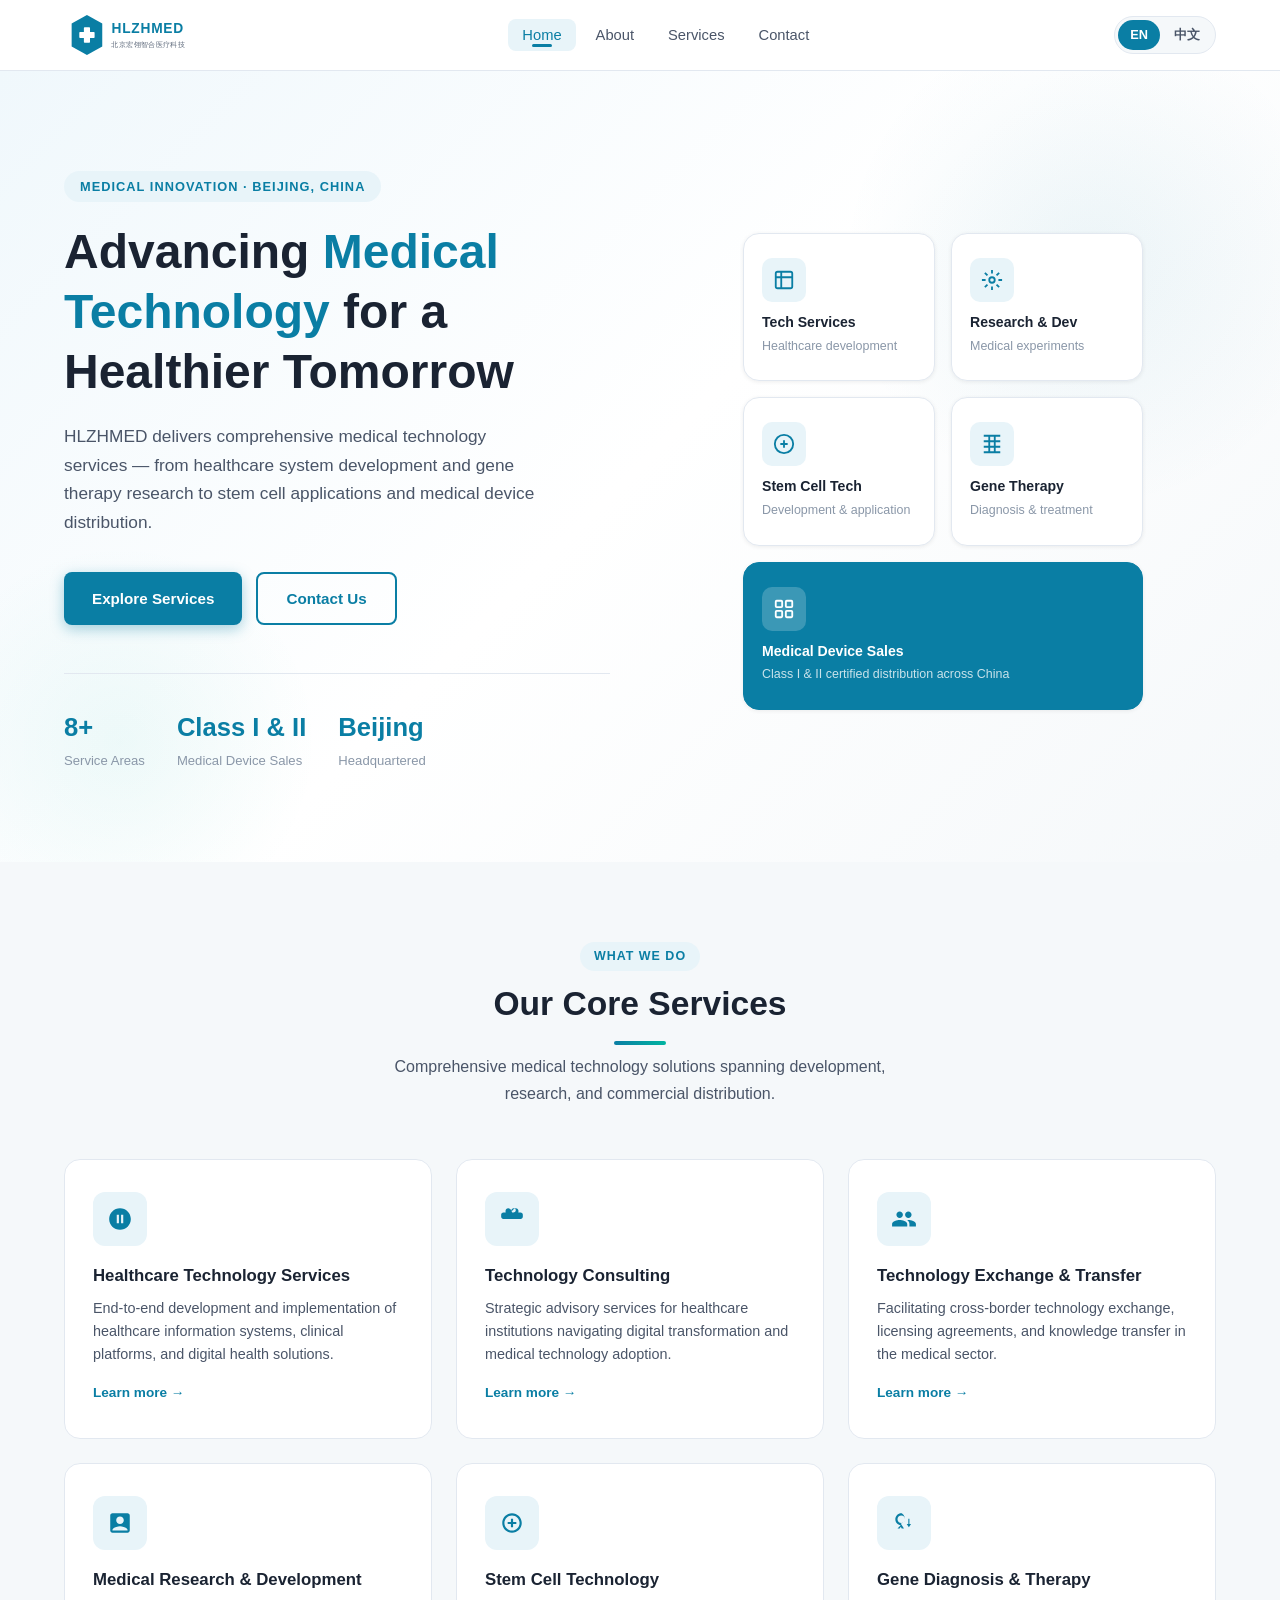
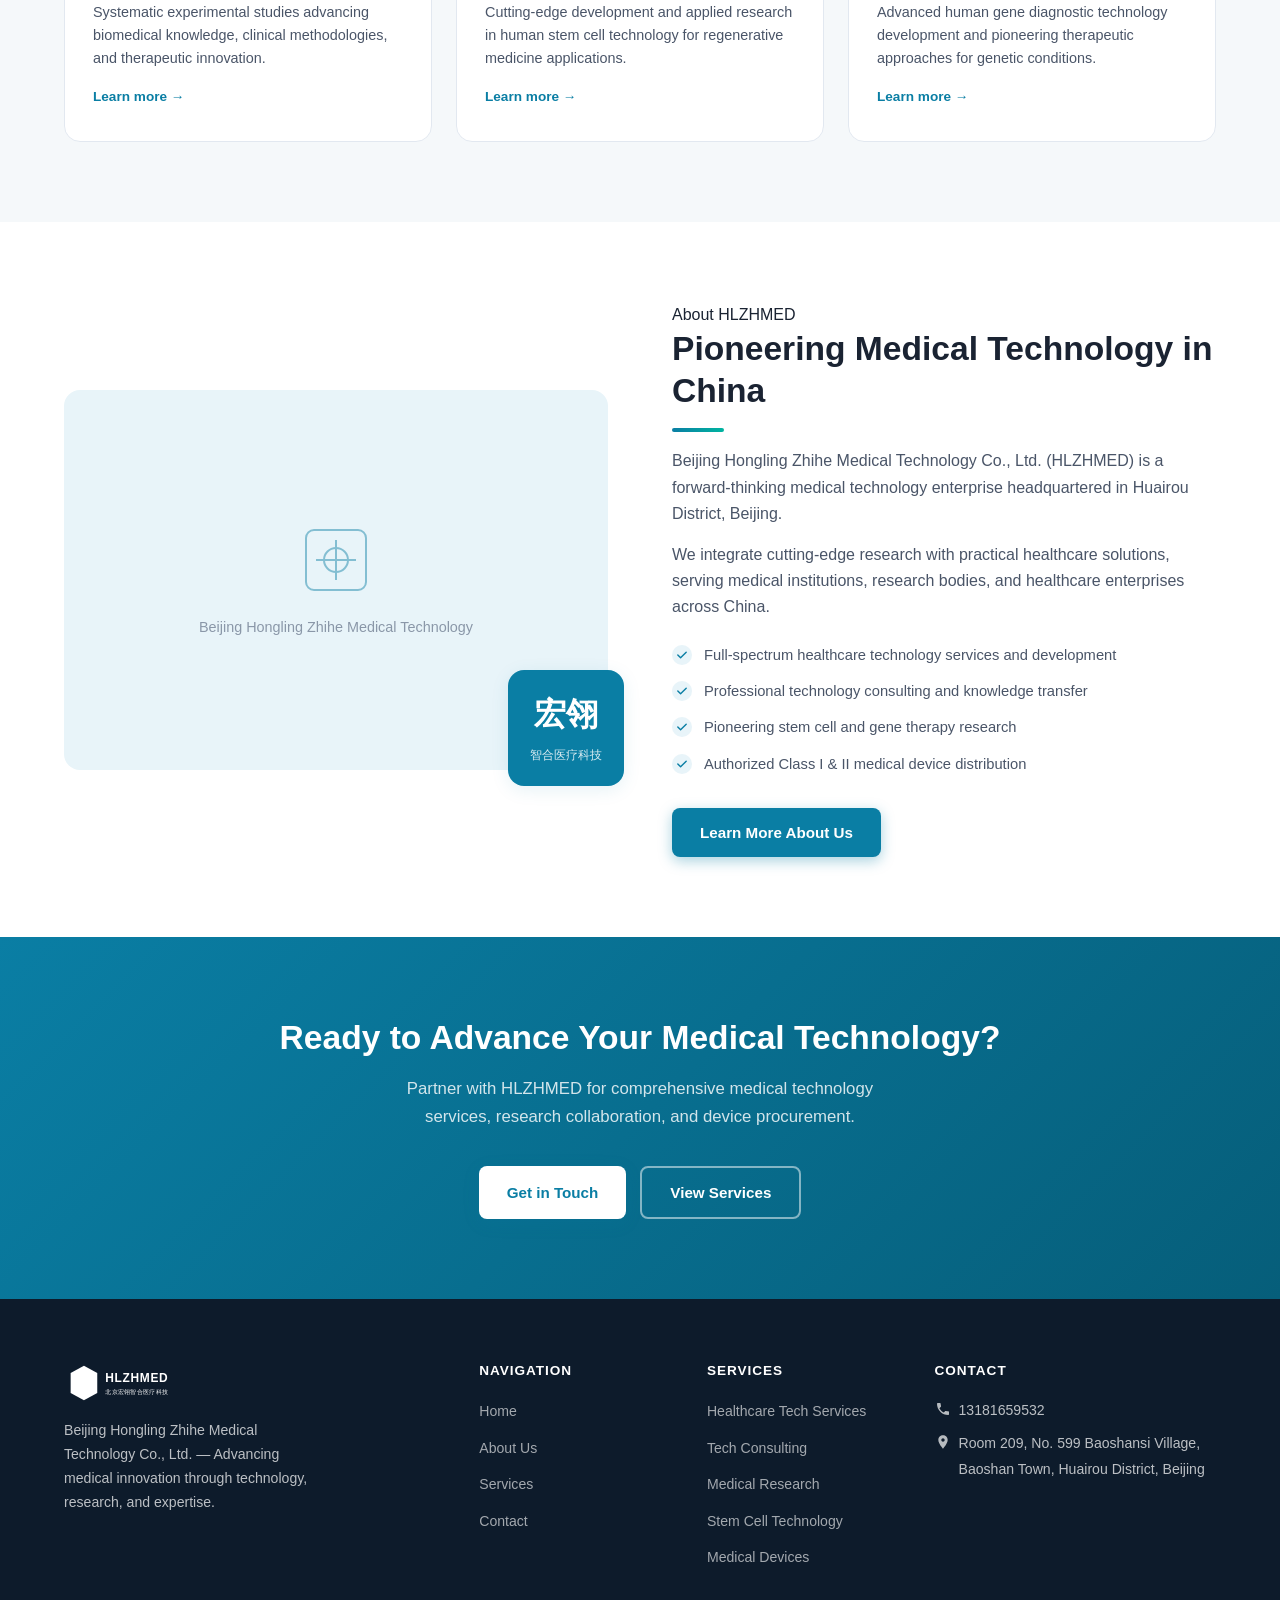
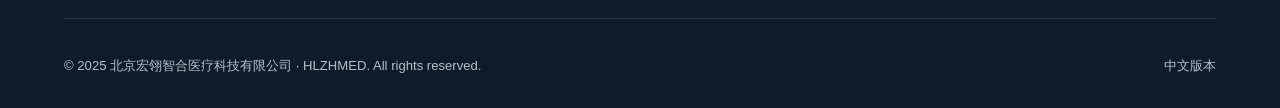
<file: index.html>
<!DOCTYPE html>
<html lang="en">
<head>
  <meta charset="UTF-8">
  <meta name="viewport" content="width=device-width, initial-scale=1.0">
  <title>北京宏翎智合医疗科技有限公司 | HLZHMED — Medical Technology Beijing</title>
  <meta name="description" content="Beijing Hongling Zhihe Medical Technology Co., Ltd. (HLZHMED) — 北京宏翎智合医疗科技有限公司. Healthcare technology services, stem cell R&D, gene therapy, and Class I & II medical device distribution in Beijing, China.">
  <meta name="robots" content="index, follow">
  <link rel="canonical" href="https://www.hlzhmed.com/">
  <link rel="alternate" hreflang="en" href="https://www.hlzhmed.com/">
  <link rel="alternate" hreflang="zh-Hans" href="https://www.hlzhmed.com/cn/">
  <link rel="alternate" hreflang="x-default" href="https://www.hlzhmed.com/">
  <!-- Open Graph -->
  <meta property="og:type" content="website">
  <meta property="og:site_name" content="HLZHMED">
  <meta property="og:title" content="北京宏翎智合医疗科技有限公司 | HLZHMED — Medical Technology Beijing">
  <meta property="og:description" content="Beijing Hongling Zhihe Medical Technology Co., Ltd. provides healthcare technology services, stem cell R&D, gene therapy, and medical device distribution in Beijing, China.">
  <meta property="og:url" content="https://www.hlzhmed.com/">
  <meta property="og:locale" content="en_US">
  <meta property="og:locale:alternate" content="zh_CN">
  <!-- Twitter Card -->
  <meta name="twitter:card" content="summary">
  <meta name="twitter:title" content="北京宏翎智合医疗科技有限公司 | HLZHMED">
  <meta name="twitter:description" content="Healthcare technology services, stem cell R&D, gene therapy, and medical device distribution — Beijing Hongling Zhihe Medical Technology Co., Ltd.">
  <link rel="stylesheet" href="css/style.css">
  <script type="application/ld+json">
  {
    "@context": "https://schema.org",
    "@type": "MedicalOrganization",
    "name": "北京宏翎智合医疗科技有限公司",
    "alternateName": ["HLZHMED", "Beijing Hongling Zhihe Medical Technology Co., Ltd.", "宏翎智合医疗科技"],
    "url": "https://hlzhmed.com",
    "logo": {
      "@type": "ImageObject",
      "url": "https://hlzhmed.com/images/logo.png",
      "width": 400,
      "height": 120
    },
    "telephone": "+8613181659532",
    "address": {
      "@type": "PostalAddress",
      "streetAddress": "Room 209, No. 599 Baoshansi Village, Baoshan Town",
      "addressLocality": "Huairou District",
      "addressRegion": "Beijing",
      "addressCountry": "CN"
    },
    "description": "北京宏翎智合医疗科技有限公司（HLZHMED）提供医疗保健技术服务、医学研究、干细胞技术开发、基因诊断与治疗技术开发及医疗器械销售。",
    "areaServed": "CN",
    "foundingDate": "2020",
    "inLanguage": ["en", "zh-CN"],
    "sameAs": ["https://www.hlzhmed.com"]
  }
  </script>
</head>
<body>

<!-- ── Navigation ── -->
<header class="site-header">
  <div class="container">
    <nav class="nav-inner">
      <a href="index.html" class="nav-logo">
        <img src="images/logo.svg" alt="HLZHMED Logo">
      </a>
      <ul class="nav-links">
        <li><a href="index.html" class="active">Home</a></li>
        <li><a href="about.html">About</a></li>
        <li><a href="services.html">Services</a></li>
        <li><a href="contact.html">Contact</a></li>
      </ul>
      <div class="nav-right">
        <div class="lang-switcher">
          <a href="index.html" class="active">EN</a>
          <a href="cn/index.html">中文</a>
        </div>
        <button class="nav-toggle" aria-label="Toggle menu">
          <span></span><span></span><span></span>
        </button>
      </div>
    </nav>
  </div>
</header>

<!-- ── Hero ── -->
<section class="hero">
  <div class="container">
    <div class="hero-inner">
      <div class="hero-content">
        <span class="hero-tag">Medical Innovation · Beijing, China</span>
        <h1>Advancing <span>Medical Technology</span> for a Healthier Tomorrow</h1>
        <p>HLZHMED delivers comprehensive medical technology services — from healthcare system development and gene therapy research to stem cell applications and medical device distribution.</p>
        <div class="hero-btns">
          <a href="services.html" class="btn btn-primary">Explore Services</a>
          <a href="contact.html" class="btn btn-outline">Contact Us</a>
        </div>
        <div class="hero-stats">
          <div class="hero-stat">
            <div class="num">8+</div>
            <div class="label">Service Areas</div>
          </div>
          <div class="hero-stat">
            <div class="num">Class I &amp; II</div>
            <div class="label">Medical Device Sales</div>
          </div>
          <div class="hero-stat">
            <div class="num">Beijing</div>
            <div class="label">Headquartered</div>
          </div>
        </div>
      </div>
      <div class="hero-visual">
        <div class="hero-card-grid">
          <div class="hero-card">
            <div class="icon">
              <svg viewBox="0 0 24 24" fill="none" stroke="#0A7EA4" stroke-width="2">
                <path d="M9 3H5a2 2 0 00-2 2v4m6-6h10a2 2 0 012 2v4M9 3v18m0 0h10a2 2 0 002-2V9M9 21H5a2 2 0 01-2-2V9m0 0h18"/>
              </svg>
            </div>
            <h4>Tech Services</h4>
            <p>Healthcare development</p>
          </div>
          <div class="hero-card">
            <div class="icon">
              <svg viewBox="0 0 24 24" fill="none" stroke="#0A7EA4" stroke-width="2">
                <circle cx="12" cy="12" r="3"/><path d="M12 1v4M12 19v4M4.22 4.22l2.83 2.83M16.95 16.95l2.83 2.83M1 12h4M19 12h4M4.22 19.78l2.83-2.83M16.95 7.05l2.83-2.83"/>
              </svg>
            </div>
            <h4>Research &amp; Dev</h4>
            <p>Medical experiments</p>
          </div>
          <div class="hero-card">
            <div class="icon">
              <svg viewBox="0 0 24 24" fill="none" stroke="#0A7EA4" stroke-width="2">
                <path d="M12 2a10 10 0 100 20A10 10 0 0012 2z"/><path d="M12 8v8M8 12h8"/>
              </svg>
            </div>
            <h4>Stem Cell Tech</h4>
            <p>Development &amp; application</p>
          </div>
          <div class="hero-card">
            <div class="icon">
              <svg viewBox="0 0 24 24" fill="none" stroke="#0A7EA4" stroke-width="2">
                <path d="M3 3h18M3 9h18M3 15h18M3 21h18M9 3v18M15 3v18"/>
              </svg>
            </div>
            <h4>Gene Therapy</h4>
            <p>Diagnosis &amp; treatment</p>
          </div>
          <div class="hero-card featured">
            <div class="icon">
              <svg viewBox="0 0 24 24" fill="none" stroke="white" stroke-width="2">
                <rect x="3" y="3" width="7" height="7" rx="1"/><rect x="14" y="3" width="7" height="7" rx="1"/>
                <rect x="3" y="14" width="7" height="7" rx="1"/><rect x="14" y="14" width="7" height="7" rx="1"/>
              </svg>
            </div>
            <h4>Medical Device Sales</h4>
            <p>Class I &amp; II certified distribution across China</p>
          </div>
        </div>
      </div>
    </div>
  </div>
</section>

<!-- ── Services Overview ── -->
<section class="section section-alt">
  <div class="container">
    <div class="section-header">
      <span class="section-tag">What We Do</span>
      <h2>Our Core Services</h2>
      <div class="divider"></div>
      <p>Comprehensive medical technology solutions spanning development, research, and commercial distribution.</p>
    </div>
    <div class="services-grid">

      <div class="service-card">
        <div class="service-icon">
          <svg viewBox="0 0 24 24"><path d="M12 2C6.48 2 2 6.48 2 12s4.48 10 10 10 10-4.48 10-10S17.52 2 12 2zm-1 14H9V8h2v8zm4 0h-2V8h2v8z"/></svg>
        </div>
        <h3>Healthcare Technology Services</h3>
        <p>End-to-end development and implementation of healthcare information systems, clinical platforms, and digital health solutions.</p>
        <a href="services.html" class="learn-more">Learn more →</a>
      </div>

      <div class="service-card">
        <div class="service-icon">
          <svg viewBox="0 0 24 24"><path d="M20 6h-2.18c.07-.44.18-.88.18-1.34C18 2.54 15.46 1 13.5 3L12 4.5 10.5 3C8.54 1 6 2.54 6 4.66c0 .46.11.9.18 1.34H4c-1.1 0-2 .9-2 2v2c0 1.1.9 2 2 2h16c1.1 0 2-.9 2-2V8c0-1.1-.9-2-2-2zm-7.82 0c-.44-.66-.68-1.35-.68-2C11.5 2.9 12.28 2 13.5 2c.55 0 1.07.22 1.45.6.38.37.55.86.55 1.4 0 .5-.18 1-.56 1.34-.38.34-.98.66-2.76.66z"/></svg>
        </div>
        <h3>Technology Consulting</h3>
        <p>Strategic advisory services for healthcare institutions navigating digital transformation and medical technology adoption.</p>
        <a href="services.html" class="learn-more">Learn more →</a>
      </div>

      <div class="service-card">
        <div class="service-icon">
          <svg viewBox="0 0 24 24"><path d="M16 11c1.66 0 2.99-1.34 2.99-3S17.66 5 16 5c-1.66 0-3 1.34-3 3s1.34 3 3 3zm-8 0c1.66 0 2.99-1.34 2.99-3S9.66 5 8 5C6.34 5 5 6.34 5 8s1.34 3 3 3zm0 2c-2.33 0-7 1.17-7 3.5V19h14v-2.5c0-2.33-4.67-3.5-7-3.5zm8 0c-.29 0-.62.02-.97.05 1.16.84 1.97 1.97 1.97 3.45V19h6v-2.5c0-2.33-4.67-3.5-7-3.5z"/></svg>
        </div>
        <h3>Technology Exchange &amp; Transfer</h3>
        <p>Facilitating cross-border technology exchange, licensing agreements, and knowledge transfer in the medical sector.</p>
        <a href="services.html" class="learn-more">Learn more →</a>
      </div>

      <div class="service-card">
        <div class="service-icon">
          <svg viewBox="0 0 24 24"><path d="M19 3H5c-1.1 0-2 .9-2 2v14c0 1.1.9 2 2 2h14c1.1 0 2-.9 2-2V5c0-1.1-.9-2-2-2zm-7 3c1.93 0 3.5 1.57 3.5 3.5S13.93 13 12 13s-3.5-1.57-3.5-3.5S10.07 6 12 6zm7 13H5v-.23c0-.62.28-1.2.76-1.58C7.47 15.82 9.64 15 12 15s4.53.82 6.24 2.19c.48.38.76.97.76 1.58V19z"/></svg>
        </div>
        <h3>Medical Research &amp; Development</h3>
        <p>Systematic experimental studies advancing biomedical knowledge, clinical methodologies, and therapeutic innovation.</p>
        <a href="services.html" class="learn-more">Learn more →</a>
      </div>

      <div class="service-card">
        <div class="service-icon">
          <svg viewBox="0 0 24 24"><path d="M12 3c-4.97 0-9 4.03-9 9s4.03 9 9 9 9-4.03 9-9-4.03-9-9-9zm0 16c-3.86 0-7-3.14-7-7s3.14-7 7-7 7 3.14 7 7-3.14 7-7 7zm1-11h-2v3H8v2h3v3h2v-3h3v-2h-3V8z"/></svg>
        </div>
        <h3>Stem Cell Technology</h3>
        <p>Cutting-edge development and applied research in human stem cell technology for regenerative medicine applications.</p>
        <a href="services.html" class="learn-more">Learn more →</a>
      </div>

      <div class="service-card">
        <div class="service-icon">
          <svg viewBox="0 0 24 24"><path d="M9.5 3C6.5 3 4 5.5 4 8.5c0 2.87 2.14 5.24 4.95 5.49L6 17h2l1-1.5.9 1.5H12l-3.05-4.46C11.36 12 13 10.25 13 8.5 13 5.5 10.5 3 9.5 3zm0 9c-1.93 0-3.5-1.57-3.5-3.5S7.57 5 9.5 5 13 6.57 13 8.5 11.43 12 9.5 12zm5 1l2 3 2-3h-1.5V8h-1v5H14.5z"/></svg>
        </div>
        <h3>Gene Diagnosis &amp; Therapy</h3>
        <p>Advanced human gene diagnostic technology development and pioneering therapeutic approaches for genetic conditions.</p>
        <a href="services.html" class="learn-more">Learn more →</a>
      </div>

    </div>
  </div>
</section>

<!-- ── About Intro ── -->
<section class="section">
  <div class="container">
    <div class="about-split">
      <div class="about-visual">
        <div class="about-img-wrap">
          <div class="about-img-placeholder">
            <svg viewBox="0 0 80 80" fill="none" stroke="#0A7EA4" stroke-width="2">
              <rect x="10" y="10" width="60" height="60" rx="8"/>
              <path d="M40 20v40M20 40h40"/>
              <circle cx="40" cy="40" r="12"/>
            </svg>
            <span>Beijing Hongling Zhihe Medical Technology</span>
          </div>
        </div>
        <div class="about-badge">
          <span class="big">宏翎</span>
          <span class="small">智合医疗科技</span>
        </div>
      </div>
      <div class="about-text">
        <span class="section-tag">About HLZHMED</span>
        <h2>Pioneering Medical Technology in China</h2>
        <div class="divider left"></div>
        <p class="mt-16">Beijing Hongling Zhihe Medical Technology Co., Ltd. (HLZHMED) is a forward-thinking medical technology enterprise headquartered in Huairou District, Beijing.</p>
        <p>We integrate cutting-edge research with practical healthcare solutions, serving medical institutions, research bodies, and healthcare enterprises across China.</p>
        <ul class="about-list">
          <li>Full-spectrum healthcare technology services and development</li>
          <li>Professional technology consulting and knowledge transfer</li>
          <li>Pioneering stem cell and gene therapy research</li>
          <li>Authorized Class I &amp; II medical device distribution</li>
        </ul>
        <a href="about.html" class="btn btn-primary mt-32">Learn More About Us</a>
      </div>
    </div>
  </div>
</section>

<!-- ── CTA ── -->
<section class="cta-banner">
  <div class="container">
    <h2>Ready to Advance Your Medical Technology?</h2>
    <p>Partner with HLZHMED for comprehensive medical technology services, research collaboration, and device procurement.</p>
    <div class="cta-btns">
      <a href="contact.html" class="btn btn-white">Get in Touch</a>
      <a href="services.html" class="btn btn-outline" style="color:#fff; border-color:rgba(255,255,255,0.5);">View Services</a>
    </div>
  </div>
</section>

<!-- ── Footer ── -->
<footer class="site-footer">
  <div class="container">
    <div class="footer-grid">
      <div class="footer-brand">
        <img src="images/logo.svg" alt="HLZHMED" class="footer-logo">
        <p>Beijing Hongling Zhihe Medical Technology Co., Ltd. — Advancing medical innovation through technology, research, and expertise.</p>
      </div>
      <div class="footer-col">
        <h4>Navigation</h4>
        <ul>
          <li><a href="index.html">Home</a></li>
          <li><a href="about.html">About Us</a></li>
          <li><a href="services.html">Services</a></li>
          <li><a href="contact.html">Contact</a></li>
        </ul>
      </div>
      <div class="footer-col">
        <h4>Services</h4>
        <ul>
          <li><a href="services.html">Healthcare Tech Services</a></li>
          <li><a href="services.html">Tech Consulting</a></li>
          <li><a href="services.html">Medical Research</a></li>
          <li><a href="services.html">Stem Cell Technology</a></li>
          <li><a href="services.html">Medical Devices</a></li>
        </ul>
      </div>
      <div class="footer-col footer-contact">
        <h4>Contact</h4>
        <p>
          <svg width="16" height="16" viewBox="0 0 24 24" fill="white"><path d="M6.62 10.79c1.44 2.83 3.76 5.14 6.59 6.59l2.2-2.2c.27-.27.67-.36 1.02-.24 1.12.37 2.33.57 3.57.57.55 0 1 .45 1 1V20c0 .55-.45 1-1 1-9.39 0-17-7.61-17-17 0-.55.45-1 1-1h3.5c.55 0 1 .45 1 1 0 1.25.2 2.45.57 3.57.11.35.03.74-.25 1.02l-2.2 2.2z"/></svg>
          13181659532
        </p>
        <p>
          <svg width="16" height="16" viewBox="0 0 24 24" fill="white"><path d="M12 2C8.13 2 5 5.13 5 9c0 5.25 7 13 7 13s7-7.75 7-13c0-3.87-3.13-7-7-7zm0 9.5c-1.38 0-2.5-1.12-2.5-2.5s1.12-2.5 2.5-2.5 2.5 1.12 2.5 2.5-1.12 2.5-2.5 2.5z"/></svg>
          Room 209, No. 599 Baoshansi Village, Baoshan Town, Huairou District, Beijing
        </p>
      </div>
    </div>
    <div class="footer-bottom">
      <p>&copy; 2025 北京宏翎智合医疗科技有限公司 · HLZHMED. All rights reserved.</p>
      <p><a href="cn/index.html">中文版本</a></p>
    </div>
  </div>
</footer>

<script src="js/main.js"></script>
</body>
</html>
</file>
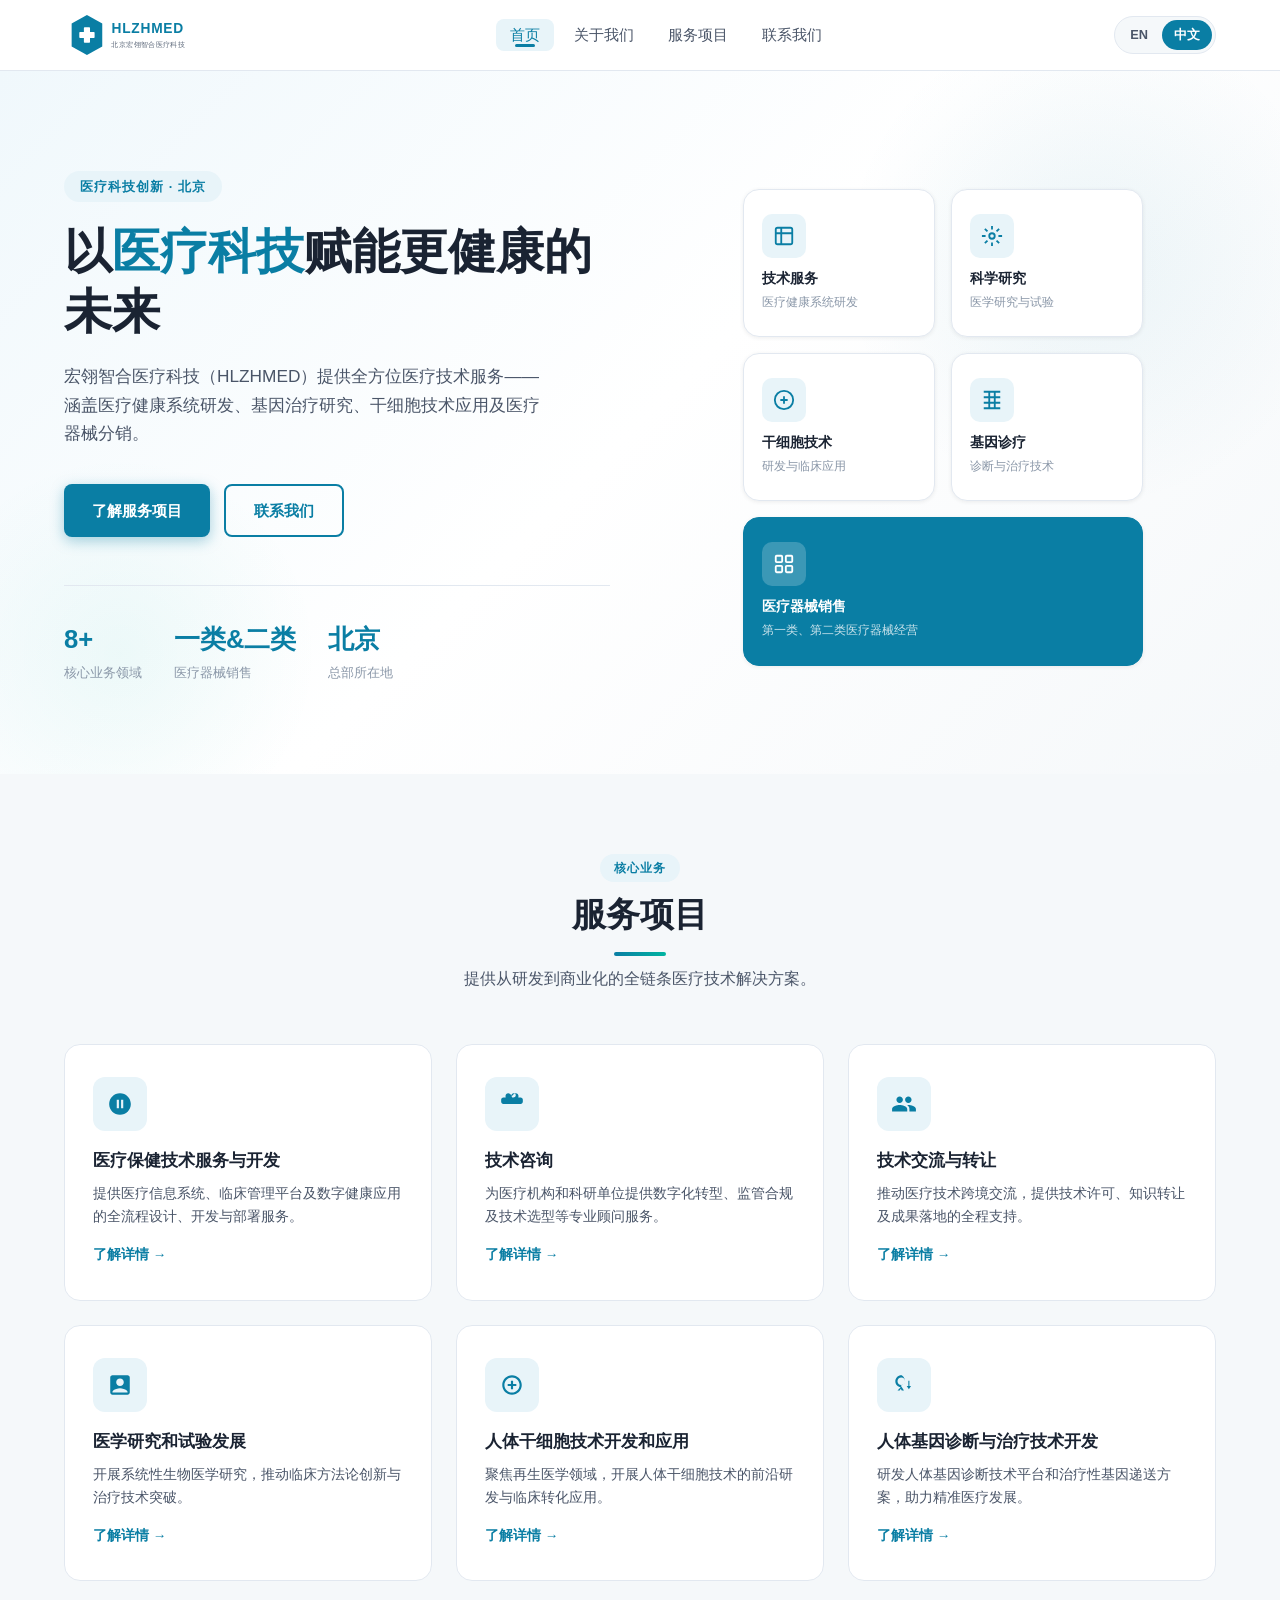
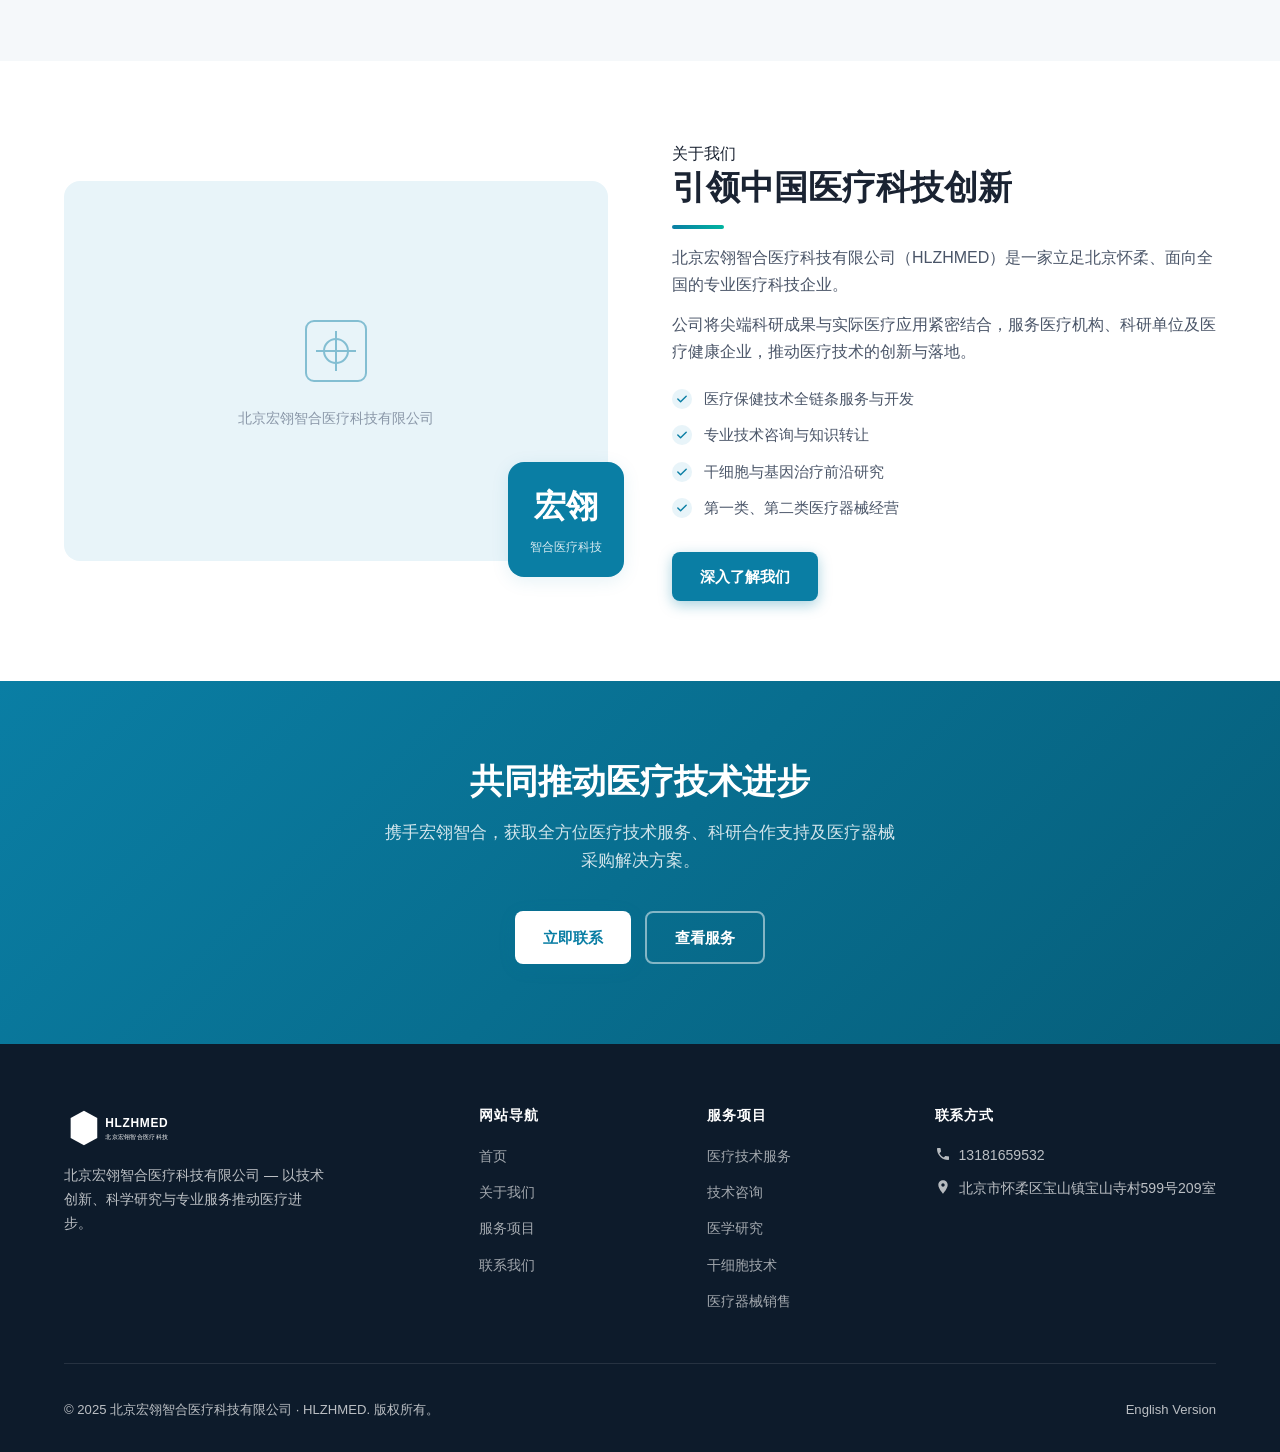
<file: cn/index.html>
<!DOCTYPE html>
<html lang="zh-CN">
<head>
  <meta charset="UTF-8">
  <meta name="viewport" content="width=device-width, initial-scale=1.0">
  <title>北京宏翎智合医疗科技有限公司 | HLZHMED — 医疗技术服务·干细胞·基因诊疗</title>
  <meta name="description" content="北京宏翎智合医疗科技有限公司（HLZHMED）——专注医疗保健技术服务与开发、技术咨询、医学研究和试验发展、人体干细胞技术开发、基因诊断与治疗技术开发及医疗器械销售，总部位于北京市怀柔区。">
  <meta name="robots" content="index, follow">
  <link rel="canonical" href="https://www.hlzhmed.com/cn/">
  <link rel="alternate" hreflang="zh-Hans" href="https://www.hlzhmed.com/cn/">
  <link rel="alternate" hreflang="en" href="https://www.hlzhmed.com/">
  <link rel="alternate" hreflang="x-default" href="https://www.hlzhmed.com/">
  <!-- Open Graph -->
  <meta property="og:type" content="website">
  <meta property="og:site_name" content="北京宏翎智合医疗科技有限公司 HLZHMED">
  <meta property="og:title" content="北京宏翎智合医疗科技有限公司 | HLZHMED — 医疗技术服务">
  <meta property="og:description" content="北京宏翎智合医疗科技有限公司（HLZHMED）——医疗保健技术服务、干细胞技术开发、基因诊断与治疗、医疗器械销售，北京怀柔。">
  <meta property="og:url" content="https://www.hlzhmed.com/cn/">
  <meta property="og:locale" content="zh_CN">
  <meta property="og:locale:alternate" content="en_US">
  <!-- Twitter Card -->
  <meta name="twitter:card" content="summary">
  <meta name="twitter:title" content="北京宏翎智合医疗科技有限公司 | HLZHMED">
  <meta name="twitter:description" content="医疗保健技术服务、干细胞研发、基因诊断与治疗、医疗器械销售——北京宏翎智合医疗科技有限公司。">
  <link rel="stylesheet" href="../css/style.css">
  <script type="application/ld+json">
  {
    "@context": "https://schema.org",
    "@type": "MedicalOrganization",
    "name": "北京宏翎智合医疗科技有限公司",
    "alternateName": ["HLZHMED", "Beijing Hongling Zhihe Medical Technology Co., Ltd.", "宏翎智合医疗科技"],
    "url": "https://hlzhmed.com",
    "logo": {
      "@type": "ImageObject",
      "url": "https://hlzhmed.com/images/logo.png",
      "width": 400,
      "height": 120
    },
    "telephone": "+8613181659532",
    "address": {
      "@type": "PostalAddress",
      "streetAddress": "北京市怀柔区宝山镇宝山寺村599号209室",
      "addressLocality": "怀柔区",
      "addressRegion": "北京市",
      "addressCountry": "CN"
    },
    "description": "北京宏翎智合医疗科技有限公司（HLZHMED）提供医疗保健技术服务与开发、技术咨询、医学研究和试验发展、人体干细胞技术开发、基因诊断与治疗技术开发及医疗器械销售。",
    "areaServed": "CN",
    "foundingDate": "2020",
    "inLanguage": ["zh-CN", "en"],
    "sameAs": ["https://www.hlzhmed.com"]
  }
  </script>
</head>
<body>

<!-- ── 导航 ── -->
<header class="site-header">
  <div class="container">
    <nav class="nav-inner">
      <a href="../index.html" class="nav-logo">
        <img src="../images/logo.svg" alt="HLZHMED 宏翎智合医疗科技">
      </a>
      <ul class="nav-links">
        <li><a href="index.html" class="active">首页</a></li>
        <li><a href="about.html">关于我们</a></li>
        <li><a href="services.html">服务项目</a></li>
        <li><a href="contact.html">联系我们</a></li>
      </ul>
      <div class="nav-right">
        <div class="lang-switcher">
          <a href="../index.html">EN</a>
          <a href="index.html" class="active">中文</a>
        </div>
        <button class="nav-toggle" aria-label="展开菜单">
          <span></span><span></span><span></span>
        </button>
      </div>
    </nav>
  </div>
</header>

<!-- ── 首页横幅 ── -->
<section class="hero">
  <div class="container">
    <div class="hero-inner">
      <div class="hero-content">
        <span class="hero-tag">医疗科技创新 · 北京</span>
        <h1>以<span>医疗科技</span>赋能更健康的未来</h1>
        <p>宏翎智合医疗科技（HLZHMED）提供全方位医疗技术服务——涵盖医疗健康系统研发、基因治疗研究、干细胞技术应用及医疗器械分销。</p>
        <div class="hero-btns">
          <a href="services.html" class="btn btn-primary">了解服务项目</a>
          <a href="contact.html" class="btn btn-outline">联系我们</a>
        </div>
        <div class="hero-stats">
          <div class="hero-stat">
            <div class="num">8+</div>
            <div class="label">核心业务领域</div>
          </div>
          <div class="hero-stat">
            <div class="num">一类&二类</div>
            <div class="label">医疗器械销售</div>
          </div>
          <div class="hero-stat">
            <div class="num">北京</div>
            <div class="label">总部所在地</div>
          </div>
        </div>
      </div>
      <div class="hero-visual">
        <div class="hero-card-grid">
          <div class="hero-card">
            <div class="icon">
              <svg viewBox="0 0 24 24" fill="none" stroke="#0A7EA4" stroke-width="2">
                <path d="M9 3H5a2 2 0 00-2 2v4m6-6h10a2 2 0 012 2v4M9 3v18m0 0h10a2 2 0 002-2V9M9 21H5a2 2 0 01-2-2V9m0 0h18"/>
              </svg>
            </div>
            <h4>技术服务</h4>
            <p>医疗健康系统研发</p>
          </div>
          <div class="hero-card">
            <div class="icon">
              <svg viewBox="0 0 24 24" fill="none" stroke="#0A7EA4" stroke-width="2">
                <circle cx="12" cy="12" r="3"/><path d="M12 1v4M12 19v4M4.22 4.22l2.83 2.83M16.95 16.95l2.83 2.83M1 12h4M19 12h4M4.22 19.78l2.83-2.83M16.95 7.05l2.83-2.83"/>
              </svg>
            </div>
            <h4>科学研究</h4>
            <p>医学研究与试验</p>
          </div>
          <div class="hero-card">
            <div class="icon">
              <svg viewBox="0 0 24 24" fill="none" stroke="#0A7EA4" stroke-width="2">
                <path d="M12 2a10 10 0 100 20A10 10 0 0012 2z"/><path d="M12 8v8M8 12h8"/>
              </svg>
            </div>
            <h4>干细胞技术</h4>
            <p>研发与临床应用</p>
          </div>
          <div class="hero-card">
            <div class="icon">
              <svg viewBox="0 0 24 24" fill="none" stroke="#0A7EA4" stroke-width="2">
                <path d="M3 3h18M3 9h18M3 15h18M3 21h18M9 3v18M15 3v18"/>
              </svg>
            </div>
            <h4>基因诊疗</h4>
            <p>诊断与治疗技术</p>
          </div>
          <div class="hero-card featured">
            <div class="icon">
              <svg viewBox="0 0 24 24" fill="none" stroke="white" stroke-width="2">
                <rect x="3" y="3" width="7" height="7" rx="1"/><rect x="14" y="3" width="7" height="7" rx="1"/>
                <rect x="3" y="14" width="7" height="7" rx="1"/><rect x="14" y="14" width="7" height="7" rx="1"/>
              </svg>
            </div>
            <h4>医疗器械销售</h4>
            <p>第一类、第二类医疗器械经营</p>
          </div>
        </div>
      </div>
    </div>
  </div>
</section>

<!-- ── 服务概览 ── -->
<section class="section section-alt">
  <div class="container">
    <div class="section-header">
      <span class="section-tag">核心业务</span>
      <h2>服务项目</h2>
      <div class="divider"></div>
      <p>提供从研发到商业化的全链条医疗技术解决方案。</p>
    </div>
    <div class="services-grid">

      <div class="service-card">
        <div class="service-icon">
          <svg viewBox="0 0 24 24"><path d="M12 2C6.48 2 2 6.48 2 12s4.48 10 10 10 10-4.48 10-10S17.52 2 12 2zm-1 14H9V8h2v8zm4 0h-2V8h2v8z"/></svg>
        </div>
        <h3>医疗保健技术服务与开发</h3>
        <p>提供医疗信息系统、临床管理平台及数字健康应用的全流程设计、开发与部署服务。</p>
        <a href="services.html" class="learn-more">了解详情 →</a>
      </div>

      <div class="service-card">
        <div class="service-icon">
          <svg viewBox="0 0 24 24"><path d="M20 6h-2.18c.07-.44.18-.88.18-1.34C18 2.54 15.46 1 13.5 3L12 4.5 10.5 3C8.54 1 6 2.54 6 4.66c0 .46.11.9.18 1.34H4c-1.1 0-2 .9-2 2v2c0 1.1.9 2 2 2h16c1.1 0 2-.9 2-2V8c0-1.1-.9-2-2-2zm-7.82 0c-.44-.66-.68-1.35-.68-2C11.5 2.9 12.28 2 13.5 2c.55 0 1.07.22 1.45.6.38.37.55.86.55 1.4 0 .5-.18 1-.56 1.34-.38.34-.98.66-2.76.66z"/></svg>
        </div>
        <h3>技术咨询</h3>
        <p>为医疗机构和科研单位提供数字化转型、监管合规及技术选型等专业顾问服务。</p>
        <a href="services.html" class="learn-more">了解详情 →</a>
      </div>

      <div class="service-card">
        <div class="service-icon">
          <svg viewBox="0 0 24 24"><path d="M16 11c1.66 0 2.99-1.34 2.99-3S17.66 5 16 5c-1.66 0-3 1.34-3 3s1.34 3 3 3zm-8 0c1.66 0 2.99-1.34 2.99-3S9.66 5 8 5C6.34 5 5 6.34 5 8s1.34 3 3 3zm0 2c-2.33 0-7 1.17-7 3.5V19h14v-2.5c0-2.33-4.67-3.5-7-3.5zm8 0c-.29 0-.62.02-.97.05 1.16.84 1.97 1.97 1.97 3.45V19h6v-2.5c0-2.33-4.67-3.5-7-3.5z"/></svg>
        </div>
        <h3>技术交流与转让</h3>
        <p>推动医疗技术跨境交流，提供技术许可、知识转让及成果落地的全程支持。</p>
        <a href="services.html" class="learn-more">了解详情 →</a>
      </div>

      <div class="service-card">
        <div class="service-icon">
          <svg viewBox="0 0 24 24"><path d="M19 3H5c-1.1 0-2 .9-2 2v14c0 1.1.9 2 2 2h14c1.1 0 2-.9 2-2V5c0-1.1-.9-2-2-2zm-7 3c1.93 0 3.5 1.57 3.5 3.5S13.93 13 12 13s-3.5-1.57-3.5-3.5S10.07 6 12 6zm7 13H5v-.23c0-.62.28-1.2.76-1.58C7.47 15.82 9.64 15 12 15s4.53.82 6.24 2.19c.48.38.76.97.76 1.58V19z"/></svg>
        </div>
        <h3>医学研究和试验发展</h3>
        <p>开展系统性生物医学研究，推动临床方法论创新与治疗技术突破。</p>
        <a href="services.html" class="learn-more">了解详情 →</a>
      </div>

      <div class="service-card">
        <div class="service-icon">
          <svg viewBox="0 0 24 24"><path d="M12 3c-4.97 0-9 4.03-9 9s4.03 9 9 9 9-4.03 9-9-4.03-9-9-9zm0 16c-3.86 0-7-3.14-7-7s3.14-7 7-7 7 3.14 7 7-3.14 7-7 7zm1-11h-2v3H8v2h3v3h2v-3h3v-2h-3V8z"/></svg>
        </div>
        <h3>人体干细胞技术开发和应用</h3>
        <p>聚焦再生医学领域，开展人体干细胞技术的前沿研发与临床转化应用。</p>
        <a href="services.html" class="learn-more">了解详情 →</a>
      </div>

      <div class="service-card">
        <div class="service-icon">
          <svg viewBox="0 0 24 24"><path d="M9.5 3C6.5 3 4 5.5 4 8.5c0 2.87 2.14 5.24 4.95 5.49L6 17h2l1-1.5.9 1.5H12l-3.05-4.46C11.36 12 13 10.25 13 8.5 13 5.5 10.5 3 9.5 3zm0 9c-1.93 0-3.5-1.57-3.5-3.5S7.57 5 9.5 5 13 6.57 13 8.5 11.43 12 9.5 12zm5 1l2 3 2-3h-1.5V8h-1v5H14.5z"/></svg>
        </div>
        <h3>人体基因诊断与治疗技术开发</h3>
        <p>研发人体基因诊断技术平台和治疗性基因递送方案，助力精准医疗发展。</p>
        <a href="services.html" class="learn-more">了解详情 →</a>
      </div>

    </div>
  </div>
</section>

<!-- ── 公司简介 ── -->
<section class="section">
  <div class="container">
    <div class="about-split">
      <div class="about-visual">
        <div class="about-img-wrap">
          <div class="about-img-placeholder">
            <svg viewBox="0 0 80 80" fill="none" stroke="#0A7EA4" stroke-width="2">
              <rect x="10" y="10" width="60" height="60" rx="8"/>
              <path d="M40 20v40M20 40h40"/>
              <circle cx="40" cy="40" r="12"/>
            </svg>
            <span>北京宏翎智合医疗科技有限公司</span>
          </div>
        </div>
        <div class="about-badge">
          <span class="big">宏翎</span>
          <span class="small">智合医疗科技</span>
        </div>
      </div>
      <div class="about-text">
        <span class="section-tag">关于我们</span>
        <h2>引领中国医疗科技创新</h2>
        <div class="divider left"></div>
        <p class="mt-16">北京宏翎智合医疗科技有限公司（HLZHMED）是一家立足北京怀柔、面向全国的专业医疗科技企业。</p>
        <p>公司将尖端科研成果与实际医疗应用紧密结合，服务医疗机构、科研单位及医疗健康企业，推动医疗技术的创新与落地。</p>
        <ul class="about-list">
          <li>医疗保健技术全链条服务与开发</li>
          <li>专业技术咨询与知识转让</li>
          <li>干细胞与基因治疗前沿研究</li>
          <li>第一类、第二类医疗器械经营</li>
        </ul>
        <a href="about.html" class="btn btn-primary mt-32">深入了解我们</a>
      </div>
    </div>
  </div>
</section>

<!-- ── 行动召唤 ── -->
<section class="cta-banner">
  <div class="container">
    <h2>共同推动医疗技术进步</h2>
    <p>携手宏翎智合，获取全方位医疗技术服务、科研合作支持及医疗器械采购解决方案。</p>
    <div class="cta-btns">
      <a href="contact.html" class="btn btn-white">立即联系</a>
      <a href="services.html" class="btn btn-outline" style="color:#fff; border-color:rgba(255,255,255,0.5);">查看服务</a>
    </div>
  </div>
</section>

<!-- ── 页脚 ── -->
<footer class="site-footer">
  <div class="container">
    <div class="footer-grid">
      <div class="footer-brand">
        <img src="../images/logo.svg" alt="HLZHMED" class="footer-logo">
        <p>北京宏翎智合医疗科技有限公司 — 以技术创新、科学研究与专业服务推动医疗进步。</p>
      </div>
      <div class="footer-col">
        <h4>网站导航</h4>
        <ul>
          <li><a href="index.html">首页</a></li>
          <li><a href="about.html">关于我们</a></li>
          <li><a href="services.html">服务项目</a></li>
          <li><a href="contact.html">联系我们</a></li>
        </ul>
      </div>
      <div class="footer-col">
        <h4>服务项目</h4>
        <ul>
          <li><a href="services.html">医疗技术服务</a></li>
          <li><a href="services.html">技术咨询</a></li>
          <li><a href="services.html">医学研究</a></li>
          <li><a href="services.html">干细胞技术</a></li>
          <li><a href="services.html">医疗器械销售</a></li>
        </ul>
      </div>
      <div class="footer-col footer-contact">
        <h4>联系方式</h4>
        <p>
          <svg width="16" height="16" viewBox="0 0 24 24" fill="white"><path d="M6.62 10.79c1.44 2.83 3.76 5.14 6.59 6.59l2.2-2.2c.27-.27.67-.36 1.02-.24 1.12.37 2.33.57 3.57.57.55 0 1 .45 1 1V20c0 .55-.45 1-1 1-9.39 0-17-7.61-17-17 0-.55.45-1 1-1h3.5c.55 0 1 .45 1 1 0 1.25.2 2.45.57 3.57.11.35.03.74-.25 1.02l-2.2 2.2z"/></svg>
          13181659532
        </p>
        <p>
          <svg width="16" height="16" viewBox="0 0 24 24" fill="white"><path d="M12 2C8.13 2 5 5.13 5 9c0 5.25 7 13 7 13s7-7.75 7-13c0-3.87-3.13-7-7-7zm0 9.5c-1.38 0-2.5-1.12-2.5-2.5s1.12-2.5 2.5-2.5 2.5 1.12 2.5 2.5-1.12 2.5-2.5 2.5z"/></svg>
          北京市怀柔区宝山镇宝山寺村599号209室
        </p>
      </div>
    </div>
    <div class="footer-bottom">
      <p>&copy; 2025 北京宏翎智合医疗科技有限公司 · HLZHMED. 版权所有。</p>
      <p><a href="../index.html">English Version</a></p>
    </div>
  </div>
</footer>

<script src="../js/main.js"></script>
</body>
</html>
</file>
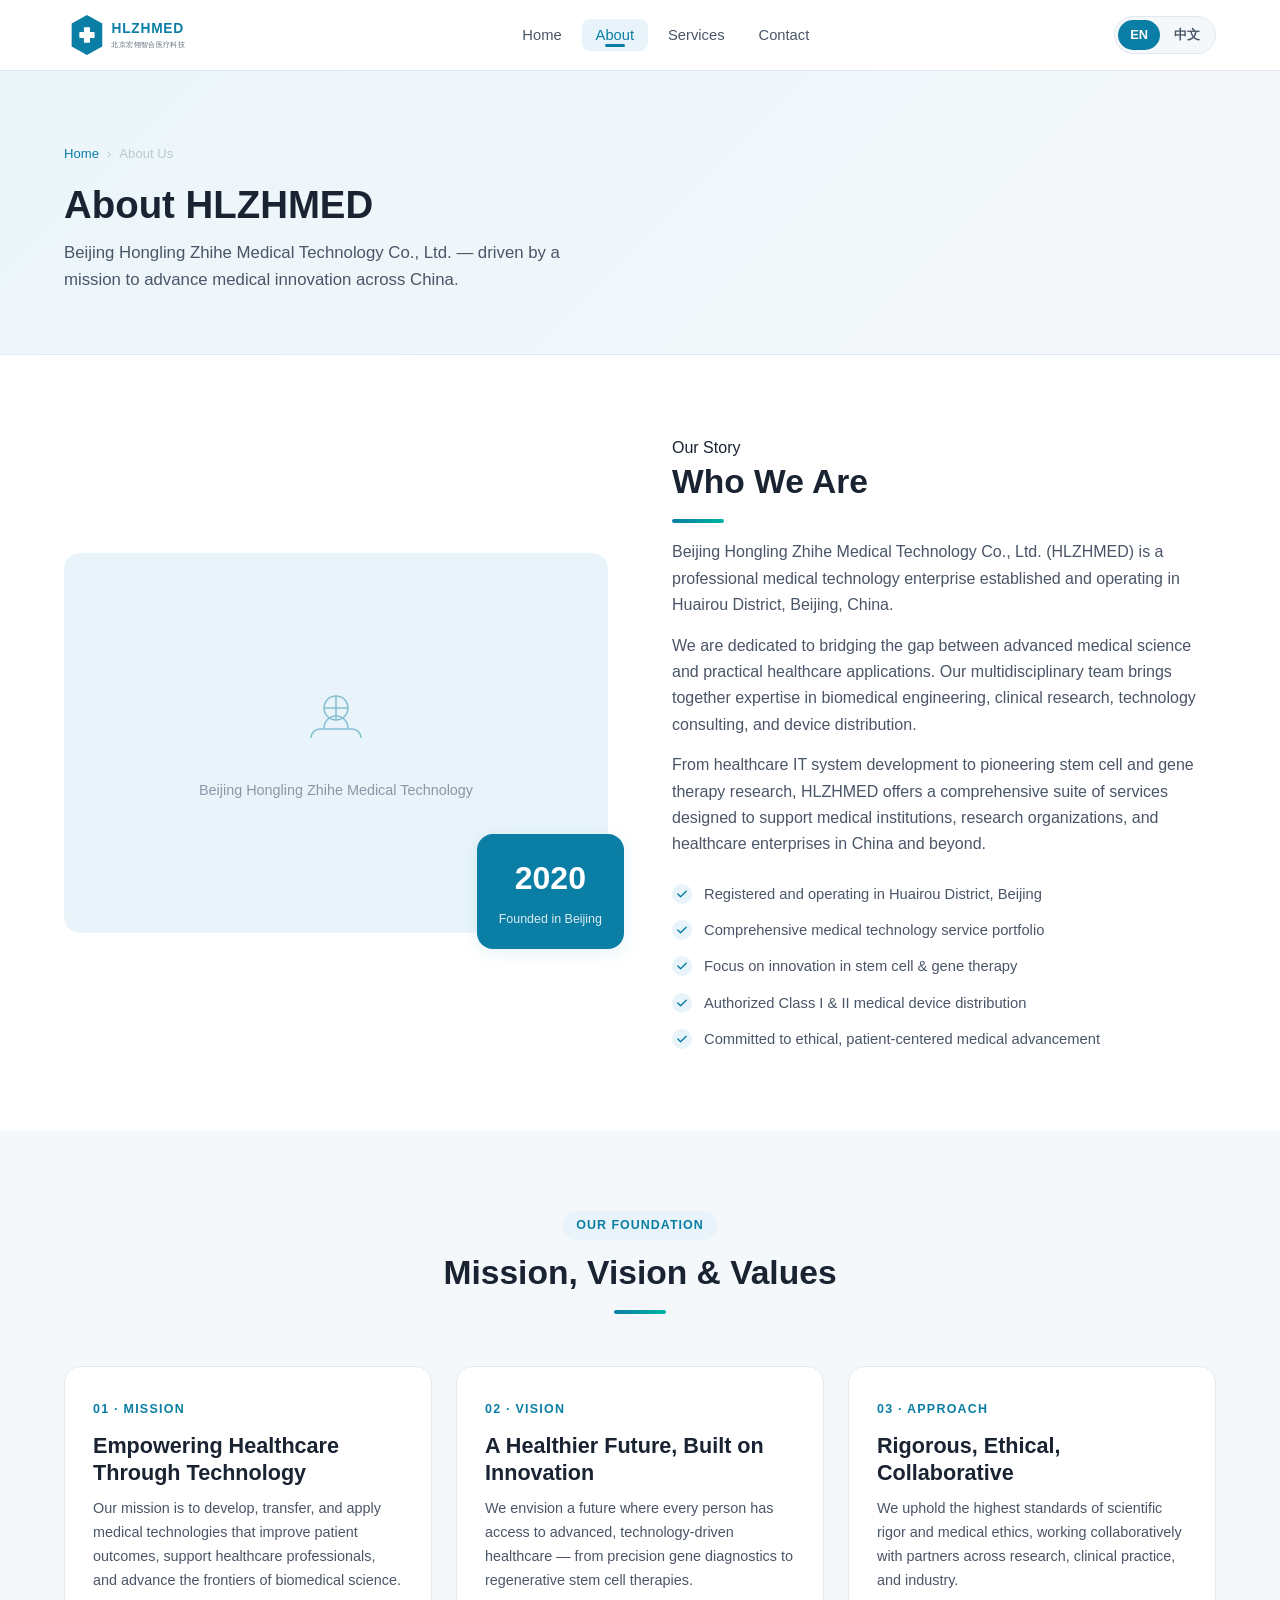
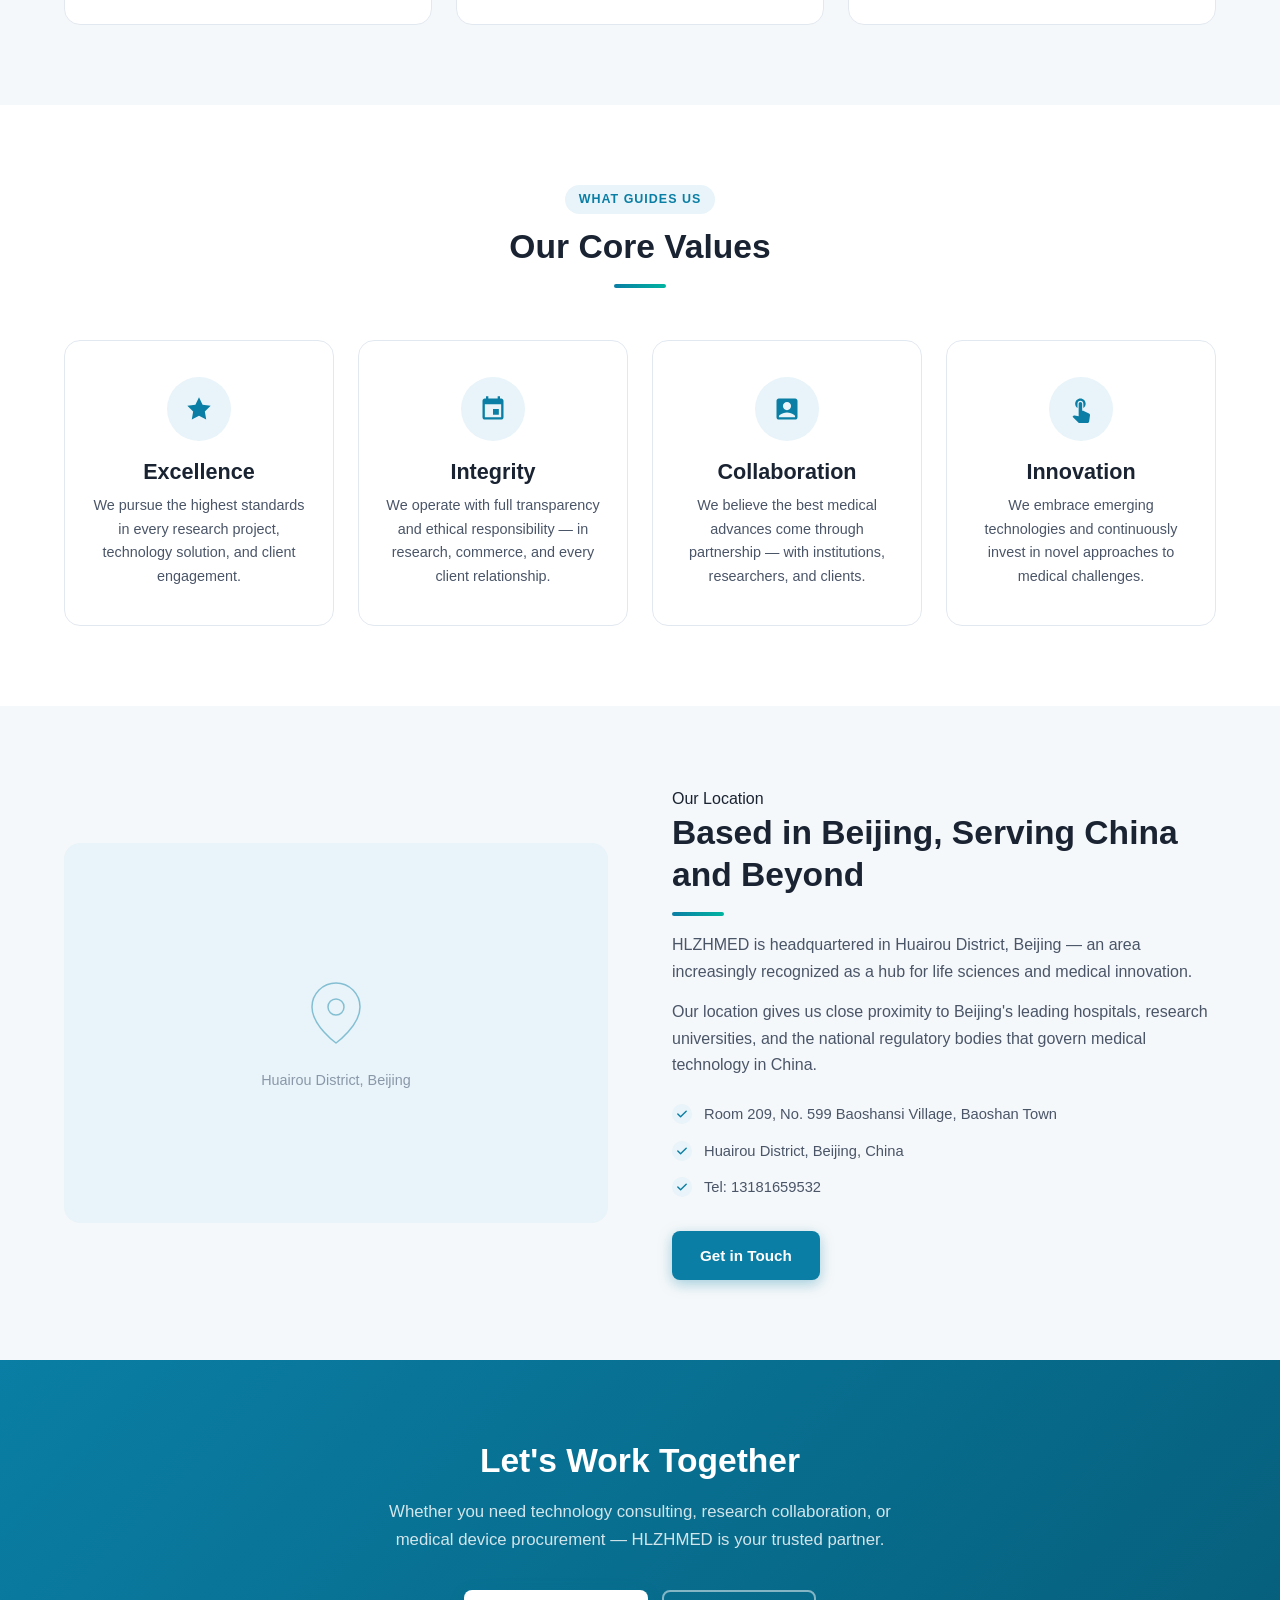
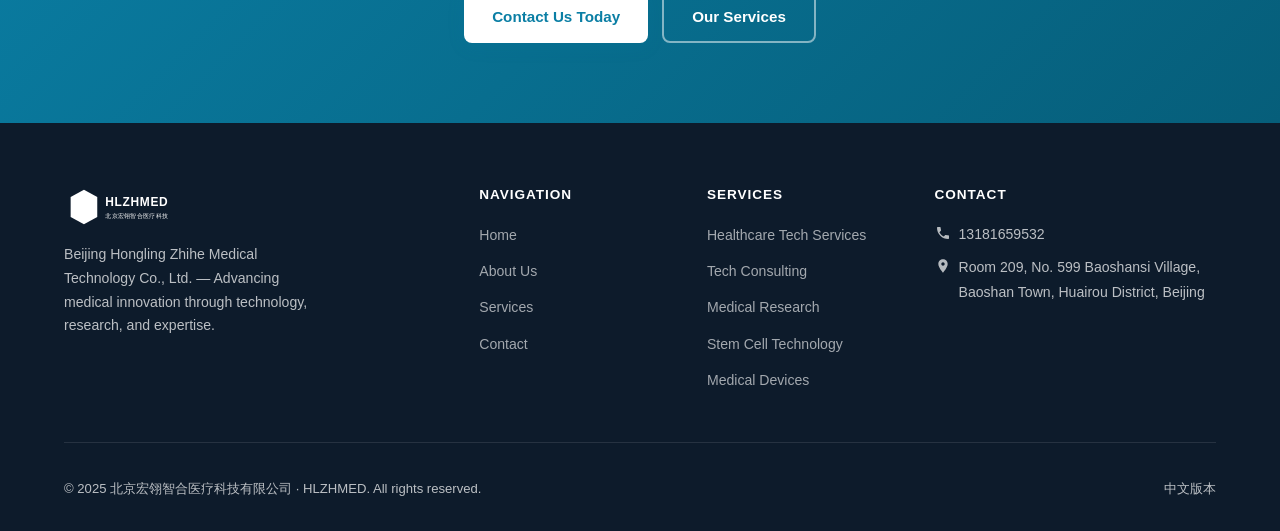
<file: about.html>
<!DOCTYPE html>
<html lang="en">
<head>
  <meta charset="UTF-8">
  <meta name="viewport" content="width=device-width, initial-scale=1.0">
  <title>About Us — Beijing Hongling Zhihe Medical Technology | 宏翎智合医疗 | HLZHMED</title>
  <meta name="description" content="About Beijing Hongling Zhihe Medical Technology Co., Ltd. (北京宏翎智合医疗科技有限公司) — our mission, vision, and commitment to advancing medical technology in Beijing, China.">
  <meta name="robots" content="index, follow">
  <link rel="canonical" href="https://www.hlzhmed.com/about.html">
  <link rel="alternate" hreflang="en" href="https://www.hlzhmed.com/about.html">
  <link rel="alternate" hreflang="zh-Hans" href="https://www.hlzhmed.com/cn/about.html">
  <link rel="alternate" hreflang="x-default" href="https://www.hlzhmed.com/about.html">
  <!-- Open Graph -->
  <meta property="og:type" content="website">
  <meta property="og:site_name" content="HLZHMED">
  <meta property="og:title" content="About Us — Beijing Hongling Zhihe Medical Technology | HLZHMED">
  <meta property="og:description" content="Beijing Hongling Zhihe Medical Technology Co., Ltd. (HLZHMED) — headquartered in Huairou District, Beijing, dedicated to medical technology innovation.">
  <meta property="og:url" content="https://www.hlzhmed.com/about.html">
  <meta property="og:locale" content="en_US">
  <!-- Twitter Card -->
  <meta name="twitter:card" content="summary">
  <meta name="twitter:title" content="About HLZHMED — Beijing Hongling Zhihe Medical Technology">
  <meta name="twitter:description" content="Beijing Hongling Zhihe Medical Technology Co., Ltd. — dedicated to advancing medical innovation through technology, research, and expertise.">
  <link rel="stylesheet" href="css/style.css">
  <script type="application/ld+json">
  {
    "@context": "https://schema.org",
    "@type": "BreadcrumbList",
    "itemListElement": [
      {"@type": "ListItem", "position": 1, "name": "Home", "item": "https://www.hlzhmed.com/"},
      {"@type": "ListItem", "position": 2, "name": "About Us", "item": "https://www.hlzhmed.com/about.html"}
    ]
  }
  </script>
</head>
<body>

<header class="site-header">
  <div class="container">
    <nav class="nav-inner">
      <a href="index.html" class="nav-logo"><img src="images/logo.svg" alt="HLZHMED Logo"></a>
      <ul class="nav-links">
        <li><a href="index.html">Home</a></li>
        <li><a href="about.html" class="active">About</a></li>
        <li><a href="services.html">Services</a></li>
        <li><a href="contact.html">Contact</a></li>
      </ul>
      <div class="nav-right">
        <div class="lang-switcher">
          <a href="about.html" class="active">EN</a>
          <a href="cn/about.html">中文</a>
        </div>
        <button class="nav-toggle" aria-label="Toggle menu">
          <span></span><span></span><span></span>
        </button>
      </div>
    </nav>
  </div>
</header>

<!-- Page Hero -->
<section class="page-hero">
  <div class="container">
    <div class="breadcrumb">
      <a href="index.html">Home</a>
      <span>›</span>
      <span>About Us</span>
    </div>
    <h1>About HLZHMED</h1>
    <p>Beijing Hongling Zhihe Medical Technology Co., Ltd. — driven by a mission to advance medical innovation across China.</p>
  </div>
</section>

<!-- Company Intro -->
<section class="section">
  <div class="container">
    <div class="about-split">
      <div class="about-visual">
        <div class="about-img-wrap">
          <div class="about-img-placeholder">
            <svg viewBox="0 0 80 80" fill="none" stroke="#0A7EA4" stroke-width="1.5">
              <circle cx="40" cy="25" r="12"/>
              <path d="M28 45c0-6.63 5.37-12 12-12s12 5.37 12 12"/>
              <path d="M15 55c0-4.97 4.03-9 9-9h32c4.97 0 9 4.03 9 9"/>
              <path d="M40 13v24M28 25h24"/>
            </svg>
            <span>Beijing Hongling Zhihe Medical Technology</span>
          </div>
        </div>
        <div class="about-badge">
          <span class="big">2020</span>
          <span class="small">Founded in Beijing</span>
        </div>
      </div>
      <div class="about-text">
        <span class="section-tag">Our Story</span>
        <h2>Who We Are</h2>
        <div class="divider left"></div>
        <p class="mt-16">Beijing Hongling Zhihe Medical Technology Co., Ltd. (HLZHMED) is a professional medical technology enterprise established and operating in Huairou District, Beijing, China.</p>
        <p>We are dedicated to bridging the gap between advanced medical science and practical healthcare applications. Our multidisciplinary team brings together expertise in biomedical engineering, clinical research, technology consulting, and device distribution.</p>
        <p>From healthcare IT system development to pioneering stem cell and gene therapy research, HLZHMED offers a comprehensive suite of services designed to support medical institutions, research organizations, and healthcare enterprises in China and beyond.</p>
        <ul class="about-list mt-24">
          <li>Registered and operating in Huairou District, Beijing</li>
          <li>Comprehensive medical technology service portfolio</li>
          <li>Focus on innovation in stem cell &amp; gene therapy</li>
          <li>Authorized Class I &amp; II medical device distribution</li>
          <li>Committed to ethical, patient-centered medical advancement</li>
        </ul>
      </div>
    </div>
  </div>
</section>

<!-- Mission / Vision / Values -->
<section class="section section-alt">
  <div class="container">
    <div class="section-header">
      <span class="section-tag">Our Foundation</span>
      <h2>Mission, Vision &amp; Values</h2>
      <div class="divider"></div>
    </div>
    <div class="mission-grid">
      <div class="mission-card">
        <div class="num-label">01 · Mission</div>
        <h3>Empowering Healthcare Through Technology</h3>
        <p>Our mission is to develop, transfer, and apply medical technologies that improve patient outcomes, support healthcare professionals, and advance the frontiers of biomedical science.</p>
      </div>
      <div class="mission-card">
        <div class="num-label">02 · Vision</div>
        <h3>A Healthier Future, Built on Innovation</h3>
        <p>We envision a future where every person has access to advanced, technology-driven healthcare — from precision gene diagnostics to regenerative stem cell therapies.</p>
      </div>
      <div class="mission-card">
        <div class="num-label">03 · Approach</div>
        <h3>Rigorous, Ethical, Collaborative</h3>
        <p>We uphold the highest standards of scientific rigor and medical ethics, working collaboratively with partners across research, clinical practice, and industry.</p>
      </div>
    </div>
  </div>
</section>

<!-- Core Values -->
<section class="section">
  <div class="container">
    <div class="section-header">
      <span class="section-tag">What Guides Us</span>
      <h2>Our Core Values</h2>
      <div class="divider"></div>
    </div>
    <div class="values-grid">
      <div class="value-card">
        <div class="value-icon">
          <svg viewBox="0 0 24 24"><path d="M12 2l3.09 6.26L22 9.27l-5 4.87 1.18 6.88L12 17.77l-6.18 3.25L7 14.14 2 9.27l6.91-1.01L12 2z"/></svg>
        </div>
        <h3>Excellence</h3>
        <p>We pursue the highest standards in every research project, technology solution, and client engagement.</p>
      </div>
      <div class="value-card">
        <div class="value-icon">
          <svg viewBox="0 0 24 24"><path d="M17 12h-5v5h5v-5zM16 1v2H8V1H6v2H5c-1.11 0-1.99.9-1.99 2L3 19c0 1.1.89 2 2 2h14c1.1 0 2-.9 2-2V5c0-1.1-.9-2-2-2h-1V1h-2zm3 18H5V8h14v11z"/></svg>
        </div>
        <h3>Integrity</h3>
        <p>We operate with full transparency and ethical responsibility — in research, commerce, and every client relationship.</p>
      </div>
      <div class="value-card">
        <div class="value-icon">
          <svg viewBox="0 0 24 24"><path d="M19 3H5c-1.1 0-2 .9-2 2v14c0 1.1.9 2 2 2h14c1.1 0 2-.9 2-2V5c0-1.1-.9-2-2-2zm-7 3c1.93 0 3.5 1.57 3.5 3.5S13.93 13 12 13s-3.5-1.57-3.5-3.5S10.07 6 12 6zm7 13H5v-.23c0-.62.28-1.2.76-1.58C7.47 15.82 9.64 15 12 15s4.53.82 6.24 2.19c.48.38.76.97.76 1.58V19z"/></svg>
        </div>
        <h3>Collaboration</h3>
        <p>We believe the best medical advances come through partnership — with institutions, researchers, and clients.</p>
      </div>
      <div class="value-card">
        <div class="value-icon">
          <svg viewBox="0 0 24 24"><path d="M9 11.24V7.5C9 6.12 10.12 5 11.5 5S14 6.12 14 7.5v3.74c1.21-.81 2-2.18 2-3.74C16 5.01 13.99 3 11.5 3S7 5.01 7 7.5c0 1.56.79 2.93 2 3.74zm9.84 4.63l-4.54-2.26c-.17-.07-.35-.11-.54-.11H13v-6c0-.83-.67-1.5-1.5-1.5S10 6.67 10 7.5v10.74l-3.43-.72c-.08-.01-.15-.03-.24-.03-.31 0-.59.13-.79.33l-.79.8 4.94 4.94c.27.27.65.44 1.06.44h6.79c.75 0 1.33-.55 1.44-1.28l.75-5.27c.01-.07.02-.14.02-.2 0-.62-.38-1.16-.91-1.38z"/></svg>
        </div>
        <h3>Innovation</h3>
        <p>We embrace emerging technologies and continuously invest in novel approaches to medical challenges.</p>
      </div>
    </div>
  </div>
</section>

<!-- Second About Split — Location -->
<section class="section section-alt">
  <div class="container">
    <div class="about-split reverse">
      <div class="about-text">
        <span class="section-tag">Our Location</span>
        <h2>Based in Beijing, Serving China and Beyond</h2>
        <div class="divider left"></div>
        <p class="mt-16">HLZHMED is headquartered in Huairou District, Beijing — an area increasingly recognized as a hub for life sciences and medical innovation.</p>
        <p>Our location gives us close proximity to Beijing's leading hospitals, research universities, and the national regulatory bodies that govern medical technology in China.</p>
        <ul class="about-list mt-24">
          <li>Room 209, No. 599 Baoshansi Village, Baoshan Town</li>
          <li>Huairou District, Beijing, China</li>
          <li>Tel: 13181659532</li>
        </ul>
        <a href="contact.html" class="btn btn-primary mt-32">Get in Touch</a>
      </div>
      <div class="about-visual">
        <div class="about-img-wrap">
          <div class="about-img-placeholder">
            <svg viewBox="0 0 80 80" fill="none" stroke="#0A7EA4" stroke-width="1.5">
              <path d="M40 10C26.75 10 16 20.75 16 34c0 18.75 24 36 24 36s24-17.25 24-36c0-13.25-10.75-24-24-24z"/>
              <circle cx="40" cy="34" r="8"/>
            </svg>
            <span>Huairou District, Beijing</span>
          </div>
        </div>
      </div>
    </div>
  </div>
</section>

<!-- CTA -->
<section class="cta-banner">
  <div class="container">
    <h2>Let's Work Together</h2>
    <p>Whether you need technology consulting, research collaboration, or medical device procurement — HLZHMED is your trusted partner.</p>
    <div class="cta-btns">
      <a href="contact.html" class="btn btn-white">Contact Us Today</a>
      <a href="services.html" class="btn btn-outline" style="color:#fff; border-color:rgba(255,255,255,0.5);">Our Services</a>
    </div>
  </div>
</section>

<footer class="site-footer">
  <div class="container">
    <div class="footer-grid">
      <div class="footer-brand">
        <img src="images/logo.svg" alt="HLZHMED" class="footer-logo">
        <p>Beijing Hongling Zhihe Medical Technology Co., Ltd. — Advancing medical innovation through technology, research, and expertise.</p>
      </div>
      <div class="footer-col">
        <h4>Navigation</h4>
        <ul>
          <li><a href="index.html">Home</a></li>
          <li><a href="about.html">About Us</a></li>
          <li><a href="services.html">Services</a></li>
          <li><a href="contact.html">Contact</a></li>
        </ul>
      </div>
      <div class="footer-col">
        <h4>Services</h4>
        <ul>
          <li><a href="services.html">Healthcare Tech Services</a></li>
          <li><a href="services.html">Tech Consulting</a></li>
          <li><a href="services.html">Medical Research</a></li>
          <li><a href="services.html">Stem Cell Technology</a></li>
          <li><a href="services.html">Medical Devices</a></li>
        </ul>
      </div>
      <div class="footer-col footer-contact">
        <h4>Contact</h4>
        <p>
          <svg width="16" height="16" viewBox="0 0 24 24" fill="white"><path d="M6.62 10.79c1.44 2.83 3.76 5.14 6.59 6.59l2.2-2.2c.27-.27.67-.36 1.02-.24 1.12.37 2.33.57 3.57.57.55 0 1 .45 1 1V20c0 .55-.45 1-1 1-9.39 0-17-7.61-17-17 0-.55.45-1 1-1h3.5c.55 0 1 .45 1 1 0 1.25.2 2.45.57 3.57.11.35.03.74-.25 1.02l-2.2 2.2z"/></svg>
          13181659532
        </p>
        <p>
          <svg width="16" height="16" viewBox="0 0 24 24" fill="white"><path d="M12 2C8.13 2 5 5.13 5 9c0 5.25 7 13 7 13s7-7.75 7-13c0-3.87-3.13-7-7-7zm0 9.5c-1.38 0-2.5-1.12-2.5-2.5s1.12-2.5 2.5-2.5 2.5 1.12 2.5 2.5-1.12 2.5-2.5 2.5z"/></svg>
          Room 209, No. 599 Baoshansi Village, Baoshan Town, Huairou District, Beijing
        </p>
      </div>
    </div>
    <div class="footer-bottom">
      <p>&copy; 2025 北京宏翎智合医疗科技有限公司 · HLZHMED. All rights reserved.</p>
      <p><a href="cn/about.html">中文版本</a></p>
    </div>
  </div>
</footer>

<script src="js/main.js"></script>
</body>
</html>
</file>
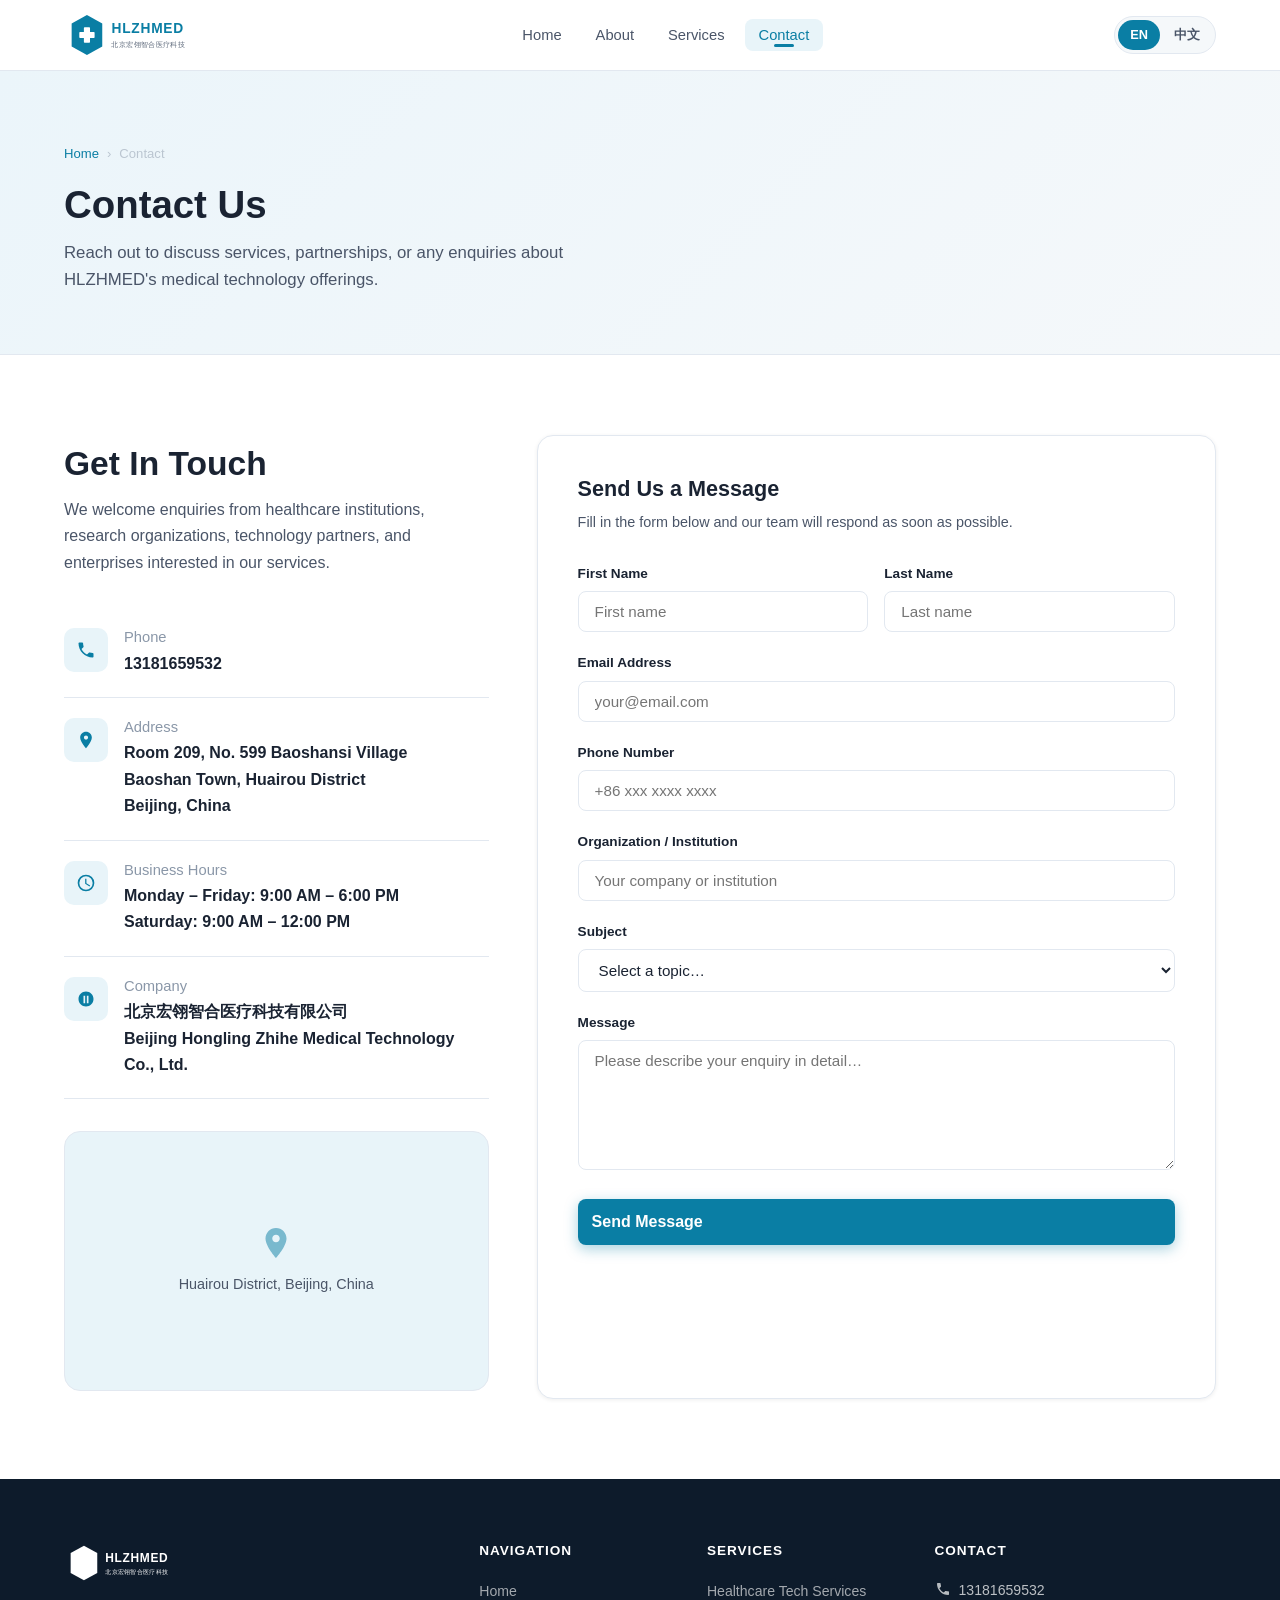
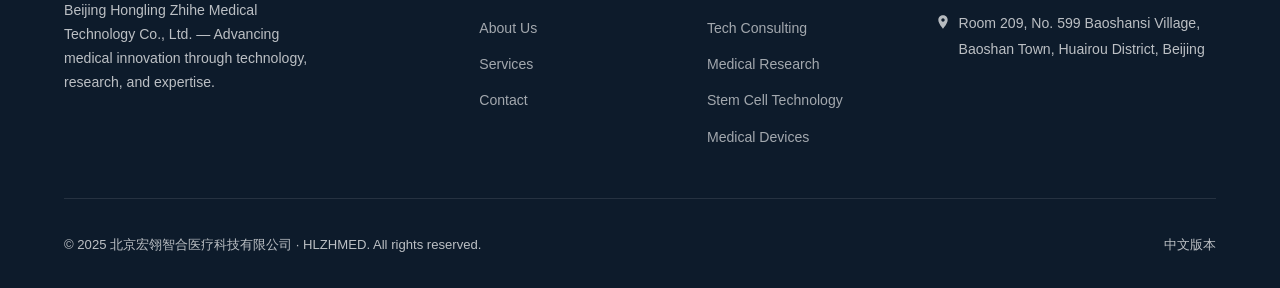
<file: contact.html>
<!DOCTYPE html>
<html lang="en">
<head>
  <meta charset="UTF-8">
  <meta name="viewport" content="width=device-width, initial-scale=1.0">
  <title>Contact HLZHMED — Beijing Hongling Zhihe Medical Technology Co., Ltd. | 宏翎智合医疗</title>
  <meta name="description" content="Contact Beijing Hongling Zhihe Medical Technology Co., Ltd. (北京宏翎智合医疗科技有限公司 / HLZHMED) — phone: 13181659532, address: Huairou District, Beijing, and online enquiry form.">
  <meta name="robots" content="index, follow">
  <link rel="canonical" href="https://www.hlzhmed.com/contact.html">
  <link rel="alternate" hreflang="en" href="https://www.hlzhmed.com/contact.html">
  <link rel="alternate" hreflang="zh-Hans" href="https://www.hlzhmed.com/cn/contact.html">
  <link rel="alternate" hreflang="x-default" href="https://www.hlzhmed.com/contact.html">
  <!-- Open Graph -->
  <meta property="og:type" content="website">
  <meta property="og:site_name" content="HLZHMED">
  <meta property="og:title" content="Contact HLZHMED — Beijing Hongling Zhihe Medical Technology">
  <meta property="og:description" content="Get in touch with HLZHMED (北京宏翎智合医疗科技有限公司) for healthcare technology services, research collaboration, or medical device enquiries.">
  <meta property="og:url" content="https://www.hlzhmed.com/contact.html">
  <meta property="og:locale" content="en_US">
  <!-- Twitter Card -->
  <meta name="twitter:card" content="summary">
  <meta name="twitter:title" content="Contact HLZHMED | Beijing Medical Technology">
  <meta name="twitter:description" content="Contact Beijing Hongling Zhihe Medical Technology Co., Ltd. (HLZHMED) — phone, address, and enquiry form.">
  <link rel="stylesheet" href="css/style.css">
  <script type="application/ld+json">
  {
    "@context": "https://schema.org",
    "@type": "BreadcrumbList",
    "itemListElement": [
      {"@type": "ListItem", "position": 1, "name": "Home", "item": "https://www.hlzhmed.com/"},
      {"@type": "ListItem", "position": 2, "name": "Contact", "item": "https://www.hlzhmed.com/contact.html"}
    ]
  }
  </script>
</head>
<body>

<header class="site-header">
  <div class="container">
    <nav class="nav-inner">
      <a href="index.html" class="nav-logo"><img src="images/logo.svg" alt="HLZHMED Logo"></a>
      <ul class="nav-links">
        <li><a href="index.html">Home</a></li>
        <li><a href="about.html">About</a></li>
        <li><a href="services.html">Services</a></li>
        <li><a href="contact.html" class="active">Contact</a></li>
      </ul>
      <div class="nav-right">
        <div class="lang-switcher">
          <a href="contact.html" class="active">EN</a>
          <a href="cn/contact.html">中文</a>
        </div>
        <button class="nav-toggle" aria-label="Toggle menu">
          <span></span><span></span><span></span>
        </button>
      </div>
    </nav>
  </div>
</header>

<!-- Page Hero -->
<section class="page-hero">
  <div class="container">
    <div class="breadcrumb">
      <a href="index.html">Home</a>
      <span>›</span>
      <span>Contact</span>
    </div>
    <h1>Contact Us</h1>
    <p>Reach out to discuss services, partnerships, or any enquiries about HLZHMED's medical technology offerings.</p>
  </div>
</section>

<!-- Contact -->
<section class="section">
  <div class="container">
    <div class="contact-grid">

      <!-- Contact Info -->
      <div class="contact-info">
        <h2>Get In Touch</h2>
        <p>We welcome enquiries from healthcare institutions, research organizations, technology partners, and enterprises interested in our services.</p>

        <div class="contact-detail">
          <div class="contact-icon">
            <svg viewBox="0 0 24 24"><path d="M6.62 10.79c1.44 2.83 3.76 5.14 6.59 6.59l2.2-2.2c.27-.27.67-.36 1.02-.24 1.12.37 2.33.57 3.57.57.55 0 1 .45 1 1V20c0 .55-.45 1-1 1-9.39 0-17-7.61-17-17 0-.55.45-1 1-1h3.5c.55 0 1 .45 1 1 0 1.25.2 2.45.57 3.57.11.35.03.74-.25 1.02l-2.2 2.2z"/></svg>
          </div>
          <div class="contact-detail-text">
            <h4>Phone</h4>
            <p><a href="tel:13181659532">13181659532</a></p>
          </div>
        </div>

        <div class="contact-detail">
          <div class="contact-icon">
            <svg viewBox="0 0 24 24"><path d="M12 2C8.13 2 5 5.13 5 9c0 5.25 7 13 7 13s7-7.75 7-13c0-3.87-3.13-7-7-7zm0 9.5c-1.38 0-2.5-1.12-2.5-2.5s1.12-2.5 2.5-2.5 2.5 1.12 2.5 2.5-1.12 2.5-2.5 2.5z"/></svg>
          </div>
          <div class="contact-detail-text">
            <h4>Address</h4>
            <p>Room 209, No. 599 Baoshansi Village<br>Baoshan Town, Huairou District<br>Beijing, China</p>
          </div>
        </div>

        <div class="contact-detail">
          <div class="contact-icon">
            <svg viewBox="0 0 24 24"><path d="M12 2a10 10 0 100 20A10 10 0 0012 2zm0 18a8 8 0 110-16 8 8 0 010 16zm.5-13H11v6l5.25 3.15.75-1.23-4.5-2.67V7z"/></svg>
          </div>
          <div class="contact-detail-text">
            <h4>Business Hours</h4>
            <p>Monday – Friday: 9:00 AM – 6:00 PM<br>Saturday: 9:00 AM – 12:00 PM</p>
          </div>
        </div>

        <div class="contact-detail">
          <div class="contact-icon">
            <svg viewBox="0 0 24 24"><path d="M12 3c-4.97 0-9 4.03-9 9s4.03 9 9 9 9-4.03 9-9-4.03-9-9-9zm-1 14H9V8h2v9zm4 0h-2V8h2v9z"/></svg>
          </div>
          <div class="contact-detail-text">
            <h4>Company</h4>
            <p>北京宏翎智合医疗科技有限公司<br>Beijing Hongling Zhihe Medical Technology Co., Ltd.</p>
          </div>
        </div>

        <div class="map-wrap">
          <svg viewBox="0 0 24 24"><path d="M12 2C8.13 2 5 5.13 5 9c0 5.25 7 13 7 13s7-7.75 7-13c0-3.87-3.13-7-7-7zm0 9.5c-1.38 0-2.5-1.12-2.5-2.5s1.12-2.5 2.5-2.5 2.5 1.12 2.5 2.5-1.12 2.5-2.5 2.5z"/></svg>
          <span>Huairou District, Beijing, China</span>
        </div>
      </div>

      <!-- Contact Form -->
      <div class="contact-form-wrap">
        <h3 style="margin-bottom:8px;">Send Us a Message</h3>
        <p style="color:var(--text-secondary); font-size:.9rem; margin-bottom:28px;">Fill in the form below and our team will respond as soon as possible.</p>

        <form id="contactForm" novalidate>
          <div class="form-row">
            <div class="form-group">
              <label for="firstName">First Name</label>
              <input type="text" id="firstName" name="firstName" placeholder="First name" required>
            </div>
            <div class="form-group">
              <label for="lastName">Last Name</label>
              <input type="text" id="lastName" name="lastName" placeholder="Last name" required>
            </div>
          </div>
          <div class="form-group">
            <label for="email">Email Address</label>
            <input type="email" id="email" name="email" placeholder="your@email.com" required>
          </div>
          <div class="form-group">
            <label for="phone">Phone Number</label>
            <input type="tel" id="phone" name="phone" placeholder="+86 xxx xxxx xxxx">
          </div>
          <div class="form-group">
            <label for="organization">Organization / Institution</label>
            <input type="text" id="organization" name="organization" placeholder="Your company or institution">
          </div>
          <div class="form-group">
            <label for="subject">Subject</label>
            <select id="subject" name="subject">
              <option value="">Select a topic…</option>
              <option>Healthcare Technology Services</option>
              <option>Technology Consulting</option>
              <option>Medical Research Collaboration</option>
              <option>Stem Cell Technology</option>
              <option>Gene Diagnosis &amp; Therapy</option>
              <option>Medical Device Enquiry</option>
              <option>Technology Transfer / Exchange</option>
              <option>General Enquiry</option>
            </select>
          </div>
          <div class="form-group">
            <label for="message">Message</label>
            <textarea id="message" name="message" placeholder="Please describe your enquiry in detail…" required></textarea>
          </div>
          <button type="submit" class="btn btn-primary form-submit"
            data-submit="Send Message" data-sending="Sending…">Send Message</button>
          <div id="formSuccess" class="form-success">
            Thank you for your message. Our team will be in touch shortly.
          </div>
        </form>
      </div>

    </div>
  </div>
</section>

<footer class="site-footer">
  <div class="container">
    <div class="footer-grid">
      <div class="footer-brand">
        <img src="images/logo.svg" alt="HLZHMED" class="footer-logo">
        <p>Beijing Hongling Zhihe Medical Technology Co., Ltd. — Advancing medical innovation through technology, research, and expertise.</p>
      </div>
      <div class="footer-col">
        <h4>Navigation</h4>
        <ul>
          <li><a href="index.html">Home</a></li>
          <li><a href="about.html">About Us</a></li>
          <li><a href="services.html">Services</a></li>
          <li><a href="contact.html">Contact</a></li>
        </ul>
      </div>
      <div class="footer-col">
        <h4>Services</h4>
        <ul>
          <li><a href="services.html">Healthcare Tech Services</a></li>
          <li><a href="services.html">Tech Consulting</a></li>
          <li><a href="services.html">Medical Research</a></li>
          <li><a href="services.html">Stem Cell Technology</a></li>
          <li><a href="services.html">Medical Devices</a></li>
        </ul>
      </div>
      <div class="footer-col footer-contact">
        <h4>Contact</h4>
        <p>
          <svg width="16" height="16" viewBox="0 0 24 24" fill="white"><path d="M6.62 10.79c1.44 2.83 3.76 5.14 6.59 6.59l2.2-2.2c.27-.27.67-.36 1.02-.24 1.12.37 2.33.57 3.57.57.55 0 1 .45 1 1V20c0 .55-.45 1-1 1-9.39 0-17-7.61-17-17 0-.55.45-1 1-1h3.5c.55 0 1 .45 1 1 0 1.25.2 2.45.57 3.57.11.35.03.74-.25 1.02l-2.2 2.2z"/></svg>
          13181659532
        </p>
        <p>
          <svg width="16" height="16" viewBox="0 0 24 24" fill="white"><path d="M12 2C8.13 2 5 5.13 5 9c0 5.25 7 13 7 13s7-7.75 7-13c0-3.87-3.13-7-7-7zm0 9.5c-1.38 0-2.5-1.12-2.5-2.5s1.12-2.5 2.5-2.5 2.5 1.12 2.5 2.5-1.12 2.5-2.5 2.5z"/></svg>
          Room 209, No. 599 Baoshansi Village, Baoshan Town, Huairou District, Beijing
        </p>
      </div>
    </div>
    <div class="footer-bottom">
      <p>&copy; 2025 北京宏翎智合医疗科技有限公司 · HLZHMED. All rights reserved.</p>
      <p><a href="cn/contact.html">中文版本</a></p>
    </div>
  </div>
</footer>

<script src="js/main.js"></script>
</body>
</html>
</file>
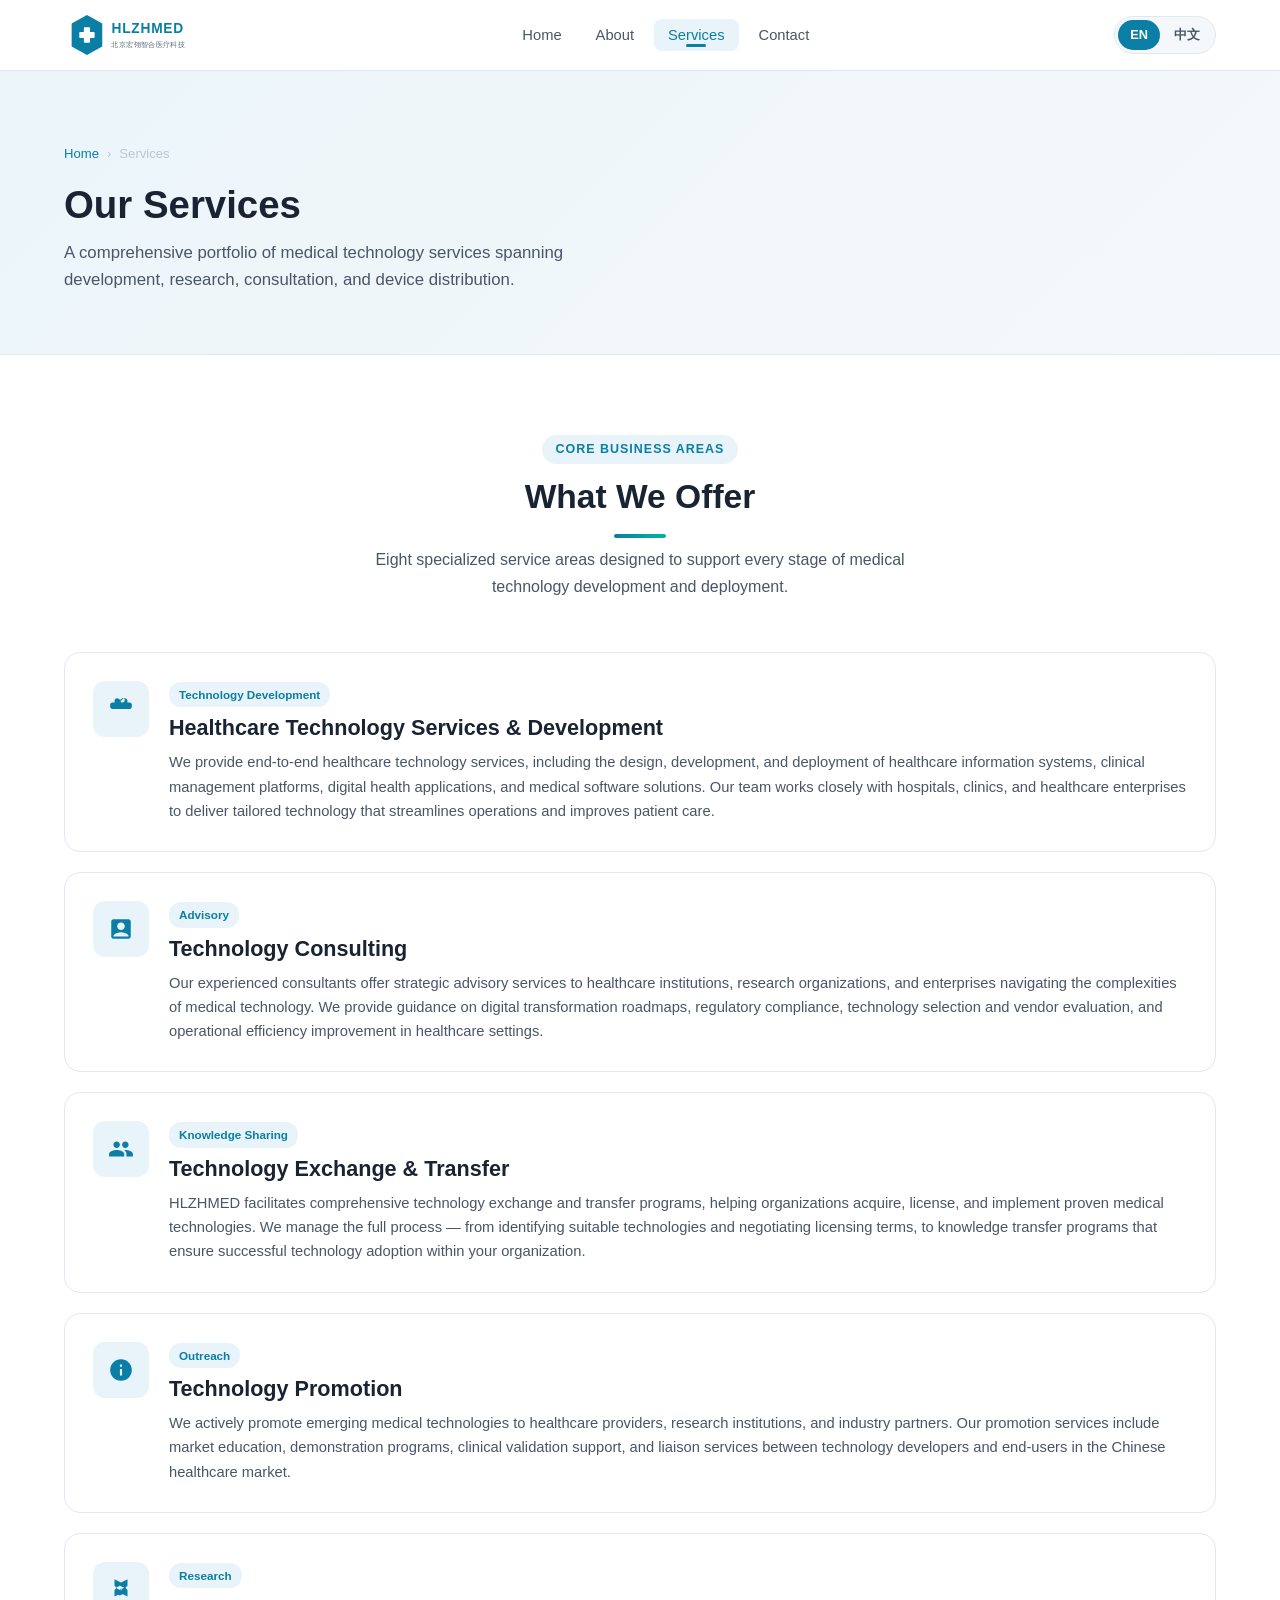
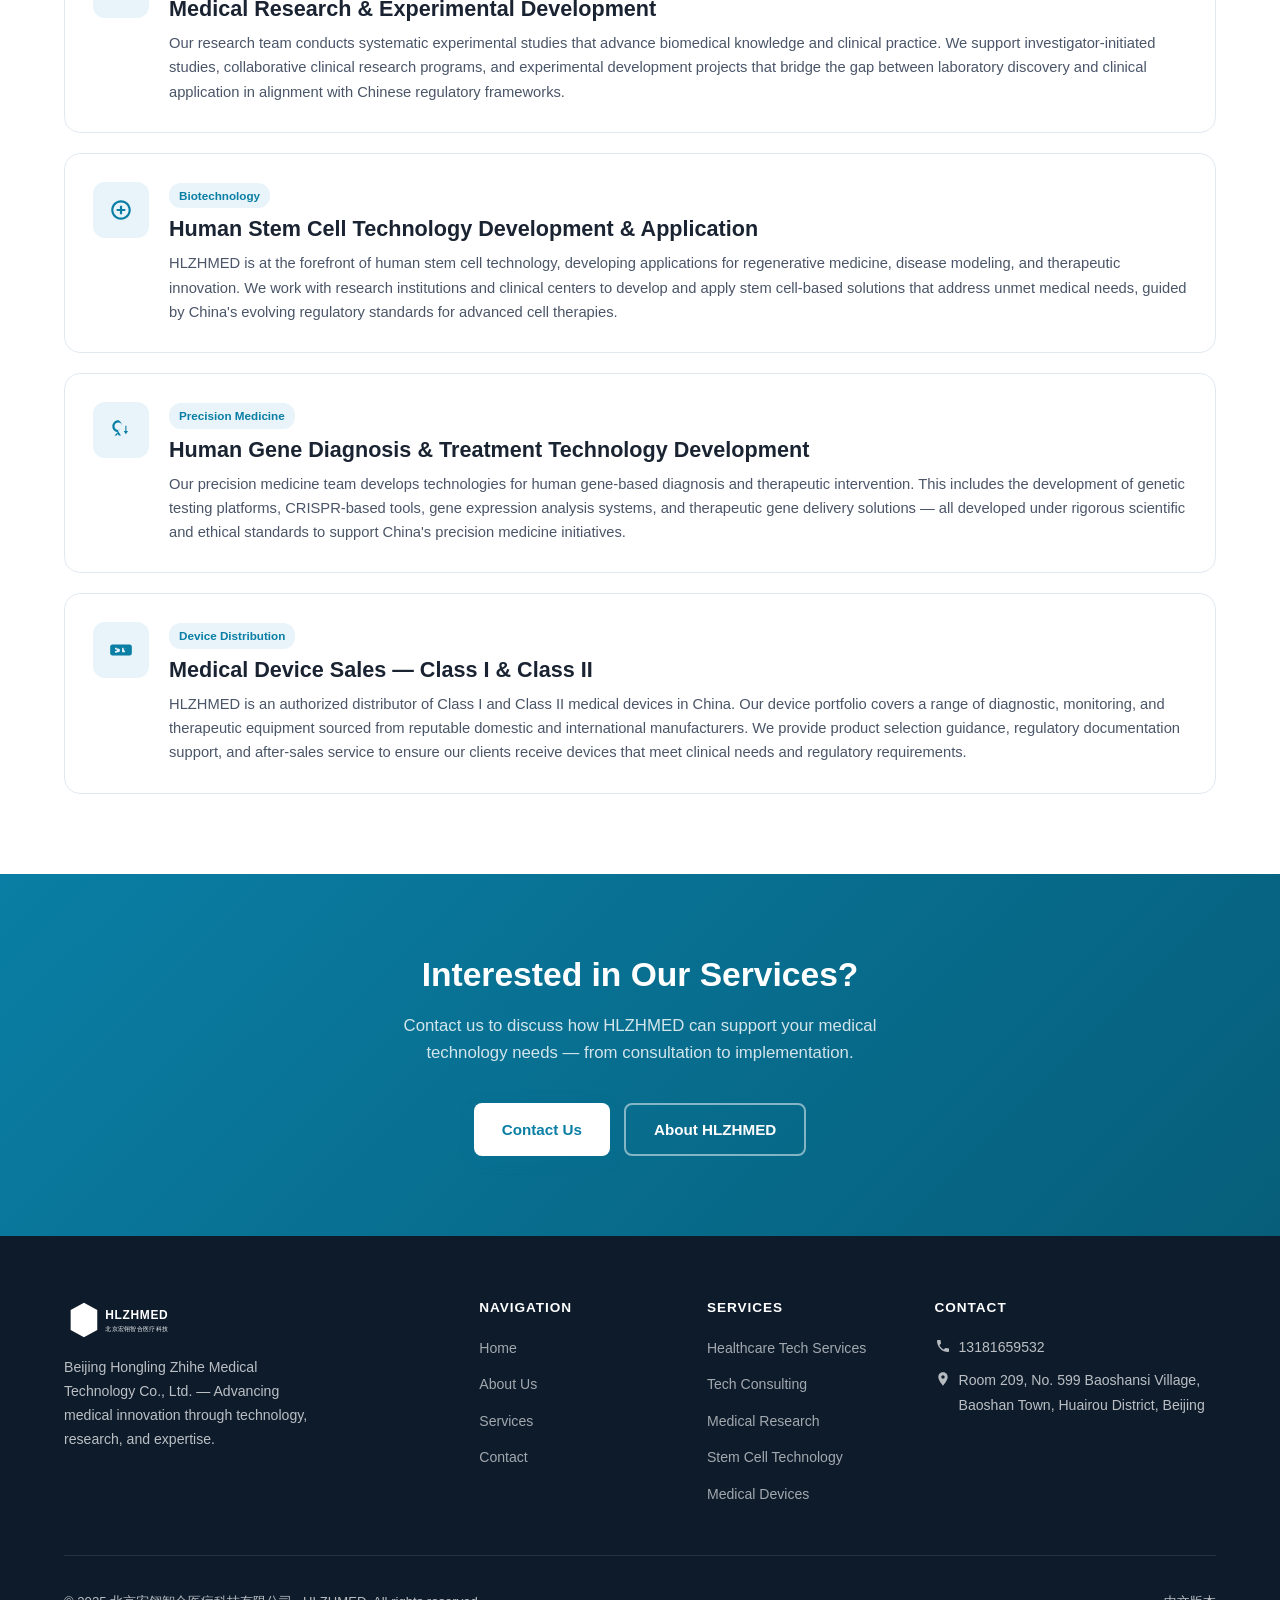
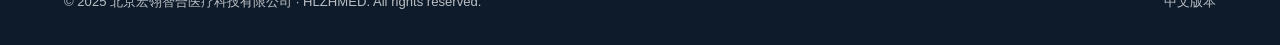
<file: services.html>
<!DOCTYPE html>
<html lang="en">
<head>
  <meta charset="UTF-8">
  <meta name="viewport" content="width=device-width, initial-scale=1.0">
  <title>Services — Healthcare Tech, Stem Cell, Gene Therapy, Medical Devices | HLZHMED Beijing</title>
  <meta name="description" content="HLZHMED (北京宏翎智合医疗科技有限公司) services: healthcare technology development, consulting, medical research, stem cell technology, gene diagnosis & therapy, and Class I & II medical device sales in Beijing.">
  <meta name="robots" content="index, follow">
  <link rel="canonical" href="https://www.hlzhmed.com/services.html">
  <link rel="alternate" hreflang="en" href="https://www.hlzhmed.com/services.html">
  <link rel="alternate" hreflang="zh-Hans" href="https://www.hlzhmed.com/cn/services.html">
  <link rel="alternate" hreflang="x-default" href="https://www.hlzhmed.com/services.html">
  <!-- Open Graph -->
  <meta property="og:type" content="website">
  <meta property="og:site_name" content="HLZHMED">
  <meta property="og:title" content="Services — Healthcare Technology, Stem Cell, Gene Therapy | HLZHMED">
  <meta property="og:description" content="HLZHMED provides 8 medical technology service areas including healthcare IT development, tech consulting, stem cell research, gene diagnosis & therapy, and medical device distribution.">
  <meta property="og:url" content="https://www.hlzhmed.com/services.html">
  <meta property="og:locale" content="en_US">
  <!-- Twitter Card -->
  <meta name="twitter:card" content="summary">
  <meta name="twitter:title" content="Medical Technology Services | HLZHMED Beijing">
  <meta name="twitter:description" content="Healthcare technology development, stem cell R&D, gene therapy, and medical device distribution — HLZHMED, Beijing.">
  <link rel="stylesheet" href="css/style.css">
  <script type="application/ld+json">
  {
    "@context": "https://schema.org",
    "@type": "BreadcrumbList",
    "itemListElement": [
      {"@type": "ListItem", "position": 1, "name": "Home", "item": "https://www.hlzhmed.com/"},
      {"@type": "ListItem", "position": 2, "name": "Services", "item": "https://www.hlzhmed.com/services.html"}
    ]
  }
  </script>
</head>
<body>

<header class="site-header">
  <div class="container">
    <nav class="nav-inner">
      <a href="index.html" class="nav-logo"><img src="images/logo.svg" alt="HLZHMED Logo"></a>
      <ul class="nav-links">
        <li><a href="index.html">Home</a></li>
        <li><a href="about.html">About</a></li>
        <li><a href="services.html" class="active">Services</a></li>
        <li><a href="contact.html">Contact</a></li>
      </ul>
      <div class="nav-right">
        <div class="lang-switcher">
          <a href="services.html" class="active">EN</a>
          <a href="cn/services.html">中文</a>
        </div>
        <button class="nav-toggle" aria-label="Toggle menu">
          <span></span><span></span><span></span>
        </button>
      </div>
    </nav>
  </div>
</header>

<!-- Page Hero -->
<section class="page-hero">
  <div class="container">
    <div class="breadcrumb">
      <a href="index.html">Home</a>
      <span>›</span>
      <span>Services</span>
    </div>
    <h1>Our Services</h1>
    <p>A comprehensive portfolio of medical technology services spanning development, research, consultation, and device distribution.</p>
  </div>
</section>

<!-- Services List -->
<section class="section">
  <div class="container">
    <div class="section-header">
      <span class="section-tag">Core Business Areas</span>
      <h2>What We Offer</h2>
      <div class="divider"></div>
      <p>Eight specialized service areas designed to support every stage of medical technology development and deployment.</p>
    </div>

    <div class="services-list">

      <div class="service-detail">
        <div class="service-detail-icon">
          <svg viewBox="0 0 24 24"><path d="M20 6h-2.18c.07-.44.18-.88.18-1.34C18 2.54 15.46 1 13.5 3L12 4.5 10.5 3C8.54 1 6 2.54 6 4.66c0 .46.11.9.18 1.34H4c-1.1 0-2 .9-2 2v2c0 1.1.9 2 2 2h16c1.1 0 2-.9 2-2V8c0-1.1-.9-2-2-2zm-7.82 0c-.44-.66-.68-1.35-.68-2C11.5 2.9 12.28 2 13.5 2c.55 0 1.07.22 1.45.6.38.37.55.86.55 1.4 0 .5-.18 1-.56 1.34-.38.34-.98.66-2.76.66z"/></svg>
        </div>
        <div>
          <span class="service-tag">Technology Development</span>
          <h3>Healthcare Technology Services &amp; Development</h3>
          <p>We provide end-to-end healthcare technology services, including the design, development, and deployment of healthcare information systems, clinical management platforms, digital health applications, and medical software solutions. Our team works closely with hospitals, clinics, and healthcare enterprises to deliver tailored technology that streamlines operations and improves patient care.</p>
        </div>
      </div>

      <div class="service-detail">
        <div class="service-detail-icon">
          <svg viewBox="0 0 24 24"><path d="M19 3H5c-1.1 0-2 .9-2 2v14c0 1.1.9 2 2 2h14c1.1 0 2-.9 2-2V5c0-1.1-.9-2-2-2zm-7 3c1.93 0 3.5 1.57 3.5 3.5S13.93 13 12 13s-3.5-1.57-3.5-3.5S10.07 6 12 6zm7 13H5v-.23c0-.62.28-1.2.76-1.58C7.47 15.82 9.64 15 12 15s4.53.82 6.24 2.19c.48.38.76.97.76 1.58V19z"/></svg>
        </div>
        <div>
          <span class="service-tag">Advisory</span>
          <h3>Technology Consulting</h3>
          <p>Our experienced consultants offer strategic advisory services to healthcare institutions, research organizations, and enterprises navigating the complexities of medical technology. We provide guidance on digital transformation roadmaps, regulatory compliance, technology selection and vendor evaluation, and operational efficiency improvement in healthcare settings.</p>
        </div>
      </div>

      <div class="service-detail">
        <div class="service-detail-icon">
          <svg viewBox="0 0 24 24"><path d="M16 11c1.66 0 2.99-1.34 2.99-3S17.66 5 16 5c-1.66 0-3 1.34-3 3s1.34 3 3 3zm-8 0c1.66 0 2.99-1.34 2.99-3S9.66 5 8 5C6.34 5 5 6.34 5 8s1.34 3 3 3zm0 2c-2.33 0-7 1.17-7 3.5V19h14v-2.5c0-2.33-4.67-3.5-7-3.5zm8 0c-.29 0-.62.02-.97.05 1.16.84 1.97 1.97 1.97 3.45V19h6v-2.5c0-2.33-4.67-3.5-7-3.5z"/></svg>
        </div>
        <div>
          <span class="service-tag">Knowledge Sharing</span>
          <h3>Technology Exchange &amp; Transfer</h3>
          <p>HLZHMED facilitates comprehensive technology exchange and transfer programs, helping organizations acquire, license, and implement proven medical technologies. We manage the full process — from identifying suitable technologies and negotiating licensing terms, to knowledge transfer programs that ensure successful technology adoption within your organization.</p>
        </div>
      </div>

      <div class="service-detail">
        <div class="service-detail-icon">
          <svg viewBox="0 0 24 24"><path d="M12 2C6.48 2 2 6.48 2 12s4.48 10 10 10 10-4.48 10-10S17.52 2 12 2zm1 15h-2v-6h2v6zm0-8h-2V7h2v2z"/></svg>
        </div>
        <div>
          <span class="service-tag">Outreach</span>
          <h3>Technology Promotion</h3>
          <p>We actively promote emerging medical technologies to healthcare providers, research institutions, and industry partners. Our promotion services include market education, demonstration programs, clinical validation support, and liaison services between technology developers and end-users in the Chinese healthcare market.</p>
        </div>
      </div>

      <div class="service-detail">
        <div class="service-detail-icon">
          <svg viewBox="0 0 24 24"><path d="M6 2v6l2 2-2 2v6l6-3 6 3v-6l-2-2 2-2V2l-6 3-6-3zm5 9.5l1-1 1 1-1 1-1-1zm-4-1.5l4-2 4 2-4 2-4-2zm0 5l4 2 4-2V12l-4 2-4-2v3z"/></svg>
        </div>
        <div>
          <span class="service-tag">Research</span>
          <h3>Medical Research &amp; Experimental Development</h3>
          <p>Our research team conducts systematic experimental studies that advance biomedical knowledge and clinical practice. We support investigator-initiated studies, collaborative clinical research programs, and experimental development projects that bridge the gap between laboratory discovery and clinical application in alignment with Chinese regulatory frameworks.</p>
        </div>
      </div>

      <div class="service-detail">
        <div class="service-detail-icon">
          <svg viewBox="0 0 24 24"><path d="M12 3c-4.97 0-9 4.03-9 9s4.03 9 9 9 9-4.03 9-9-4.03-9-9-9zm0 16c-3.86 0-7-3.14-7-7s3.14-7 7-7 7 3.14 7 7-3.14 7-7 7zm1-11h-2v3H8v2h3v3h2v-3h3v-2h-3V8z"/></svg>
        </div>
        <div>
          <span class="service-tag">Biotechnology</span>
          <h3>Human Stem Cell Technology Development &amp; Application</h3>
          <p>HLZHMED is at the forefront of human stem cell technology, developing applications for regenerative medicine, disease modeling, and therapeutic innovation. We work with research institutions and clinical centers to develop and apply stem cell-based solutions that address unmet medical needs, guided by China's evolving regulatory standards for advanced cell therapies.</p>
        </div>
      </div>

      <div class="service-detail">
        <div class="service-detail-icon">
          <svg viewBox="0 0 24 24"><path d="M9.5 3C6.5 3 4 5.5 4 8.5c0 2.87 2.14 5.24 4.95 5.49L6 17h2l1-1.5.9 1.5H12l-3.05-4.46C11.36 12 13 10.25 13 8.5 13 5.5 10.5 3 9.5 3zm0 9c-1.93 0-3.5-1.57-3.5-3.5S7.57 5 9.5 5 13 6.57 13 8.5 11.43 12 9.5 12zm5 1l2 3 2-3h-1.5V8h-1v5H14.5z"/></svg>
        </div>
        <div>
          <span class="service-tag">Precision Medicine</span>
          <h3>Human Gene Diagnosis &amp; Treatment Technology Development</h3>
          <p>Our precision medicine team develops technologies for human gene-based diagnosis and therapeutic intervention. This includes the development of genetic testing platforms, CRISPR-based tools, gene expression analysis systems, and therapeutic gene delivery solutions — all developed under rigorous scientific and ethical standards to support China's precision medicine initiatives.</p>
        </div>
      </div>

      <div class="service-detail">
        <div class="service-detail-icon">
          <svg viewBox="0 0 24 24"><path d="M20 7H4c-1.1 0-2 .9-2 2v6c0 1.1.9 2 2 2h16c1.1 0 2-.9 2-2V9c0-1.1-.9-2-2-2zm-9 5.5c0 .83-.67 1.5-1.5 1.5H8v.5H6.5V13H8v-1.5H6.5V10H8v.5h1.5c.83 0 1.5.67 1.5 1.5v.5zm5 1.5h-3v-4h3v1h-1.5v.5H17V11h-1.5v-.5H17V9h-3v1z"/></svg>
        </div>
        <div>
          <span class="service-tag">Device Distribution</span>
          <h3>Medical Device Sales — Class I &amp; Class II</h3>
          <p>HLZHMED is an authorized distributor of Class I and Class II medical devices in China. Our device portfolio covers a range of diagnostic, monitoring, and therapeutic equipment sourced from reputable domestic and international manufacturers. We provide product selection guidance, regulatory documentation support, and after-sales service to ensure our clients receive devices that meet clinical needs and regulatory requirements.</p>
        </div>
      </div>

    </div>
  </div>
</section>

<!-- CTA -->
<section class="cta-banner">
  <div class="container">
    <h2>Interested in Our Services?</h2>
    <p>Contact us to discuss how HLZHMED can support your medical technology needs — from consultation to implementation.</p>
    <div class="cta-btns">
      <a href="contact.html" class="btn btn-white">Contact Us</a>
      <a href="about.html" class="btn btn-outline" style="color:#fff; border-color:rgba(255,255,255,0.5);">About HLZHMED</a>
    </div>
  </div>
</section>

<footer class="site-footer">
  <div class="container">
    <div class="footer-grid">
      <div class="footer-brand">
        <img src="images/logo.svg" alt="HLZHMED" class="footer-logo">
        <p>Beijing Hongling Zhihe Medical Technology Co., Ltd. — Advancing medical innovation through technology, research, and expertise.</p>
      </div>
      <div class="footer-col">
        <h4>Navigation</h4>
        <ul>
          <li><a href="index.html">Home</a></li>
          <li><a href="about.html">About Us</a></li>
          <li><a href="services.html">Services</a></li>
          <li><a href="contact.html">Contact</a></li>
        </ul>
      </div>
      <div class="footer-col">
        <h4>Services</h4>
        <ul>
          <li><a href="services.html">Healthcare Tech Services</a></li>
          <li><a href="services.html">Tech Consulting</a></li>
          <li><a href="services.html">Medical Research</a></li>
          <li><a href="services.html">Stem Cell Technology</a></li>
          <li><a href="services.html">Medical Devices</a></li>
        </ul>
      </div>
      <div class="footer-col footer-contact">
        <h4>Contact</h4>
        <p>
          <svg width="16" height="16" viewBox="0 0 24 24" fill="white"><path d="M6.62 10.79c1.44 2.83 3.76 5.14 6.59 6.59l2.2-2.2c.27-.27.67-.36 1.02-.24 1.12.37 2.33.57 3.57.57.55 0 1 .45 1 1V20c0 .55-.45 1-1 1-9.39 0-17-7.61-17-17 0-.55.45-1 1-1h3.5c.55 0 1 .45 1 1 0 1.25.2 2.45.57 3.57.11.35.03.74-.25 1.02l-2.2 2.2z"/></svg>
          13181659532
        </p>
        <p>
          <svg width="16" height="16" viewBox="0 0 24 24" fill="white"><path d="M12 2C8.13 2 5 5.13 5 9c0 5.25 7 13 7 13s7-7.75 7-13c0-3.87-3.13-7-7-7zm0 9.5c-1.38 0-2.5-1.12-2.5-2.5s1.12-2.5 2.5-2.5 2.5 1.12 2.5 2.5-1.12 2.5-2.5 2.5z"/></svg>
          Room 209, No. 599 Baoshansi Village, Baoshan Town, Huairou District, Beijing
        </p>
      </div>
    </div>
    <div class="footer-bottom">
      <p>&copy; 2025 北京宏翎智合医疗科技有限公司 · HLZHMED. All rights reserved.</p>
      <p><a href="cn/services.html">中文版本</a></p>
    </div>
  </div>
</footer>

<script src="js/main.js"></script>
</body>
</html>
</file>
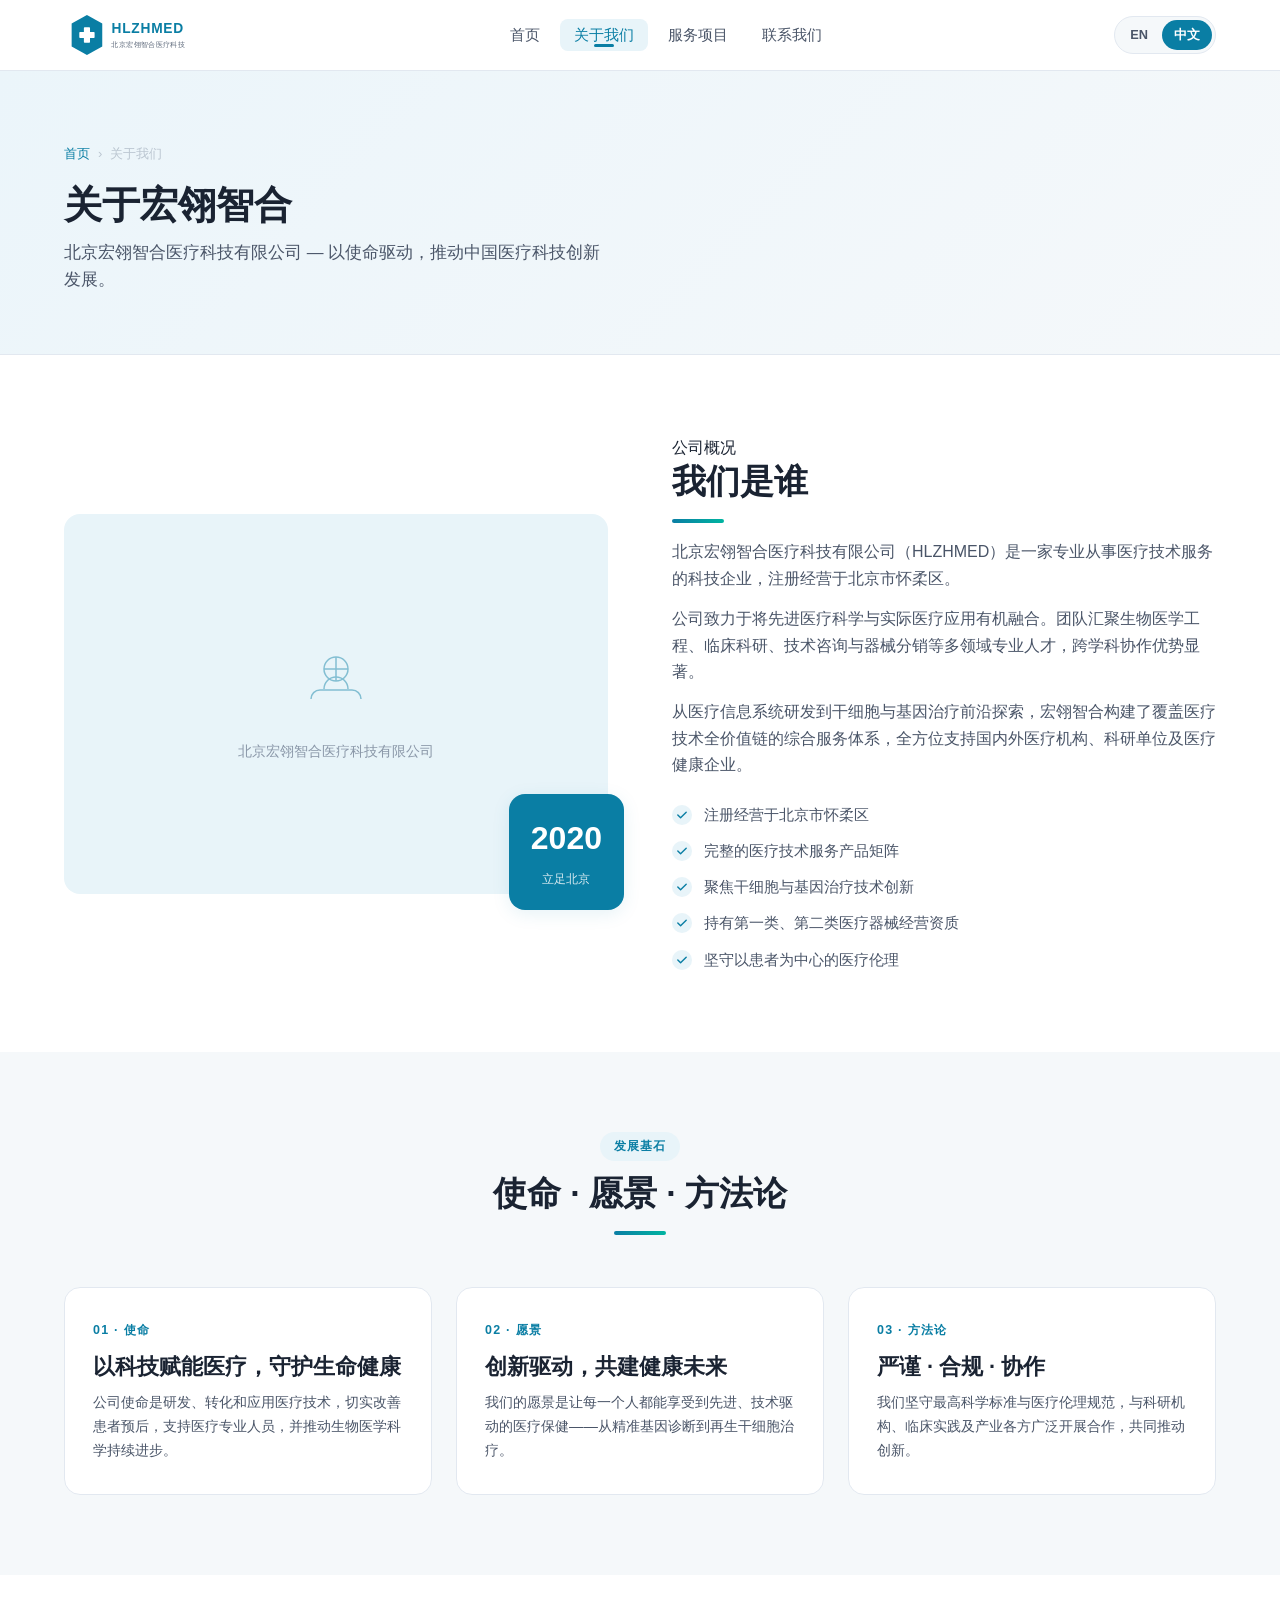
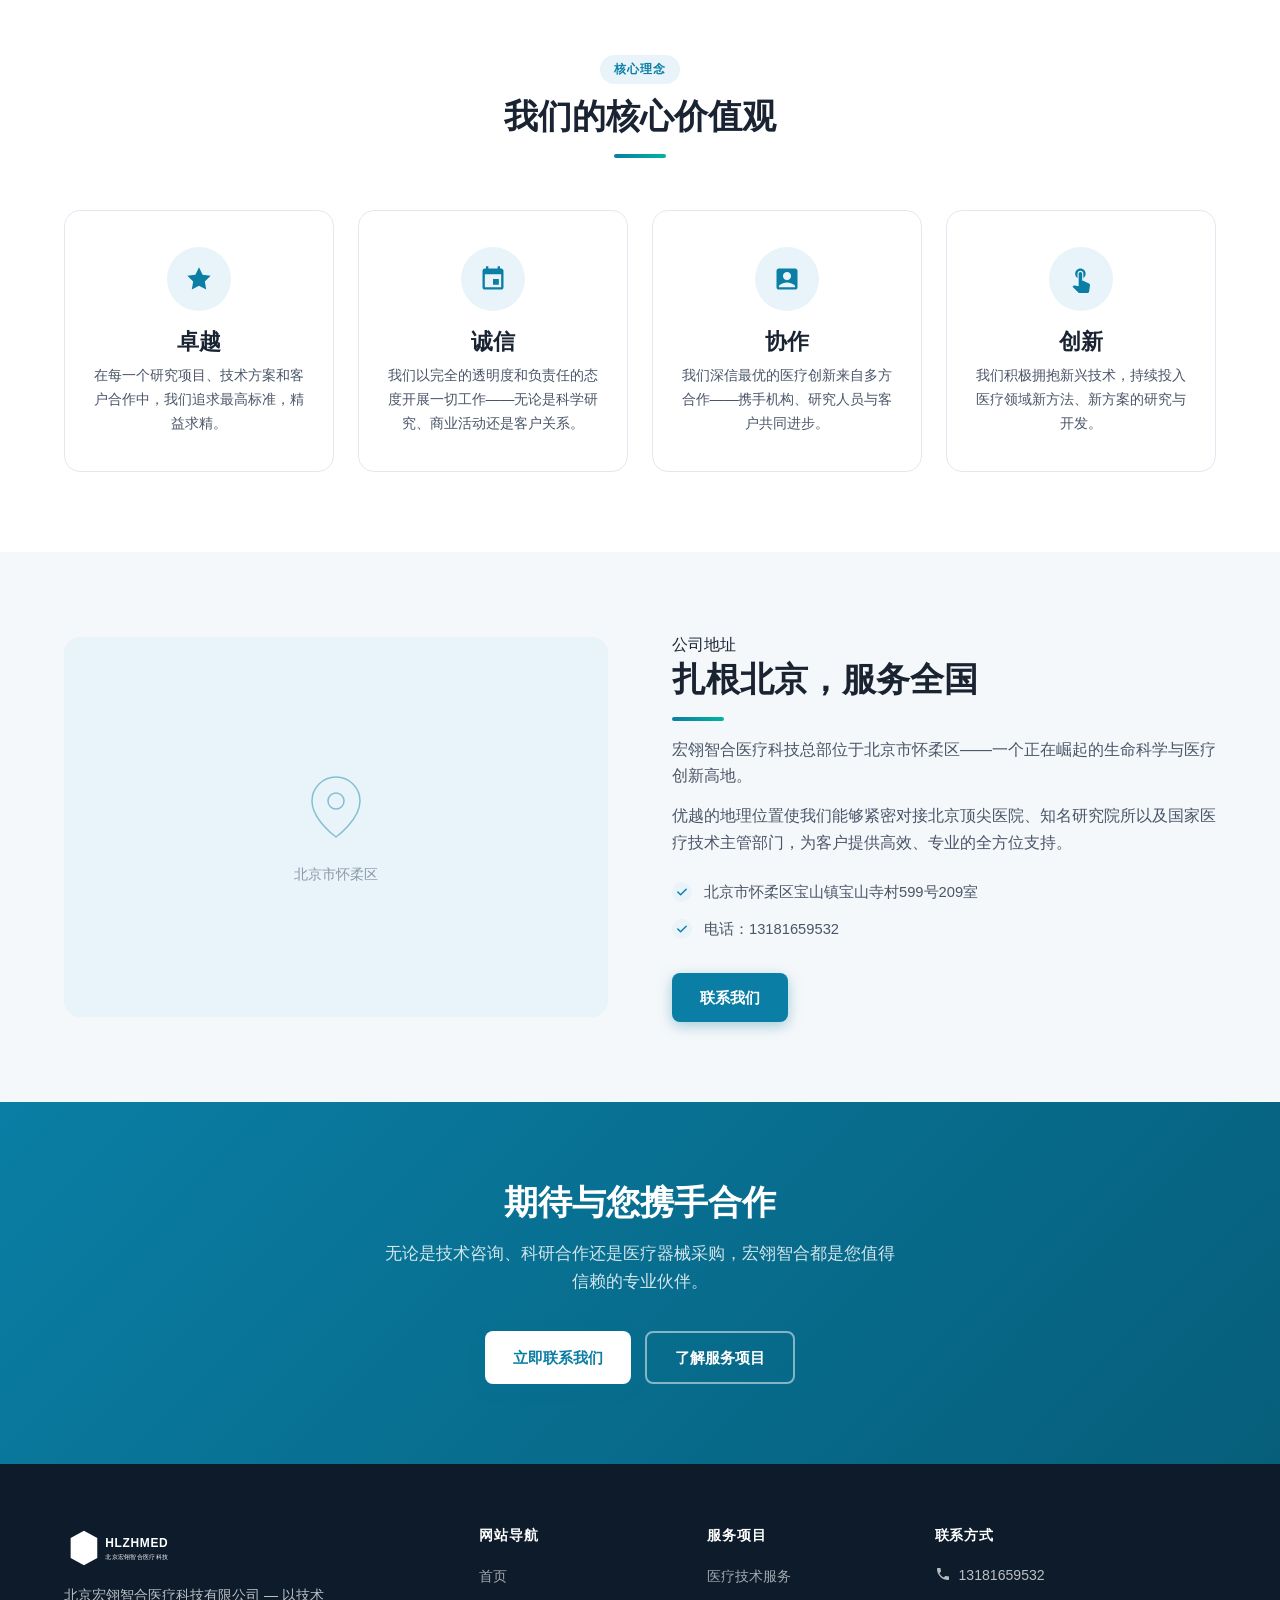
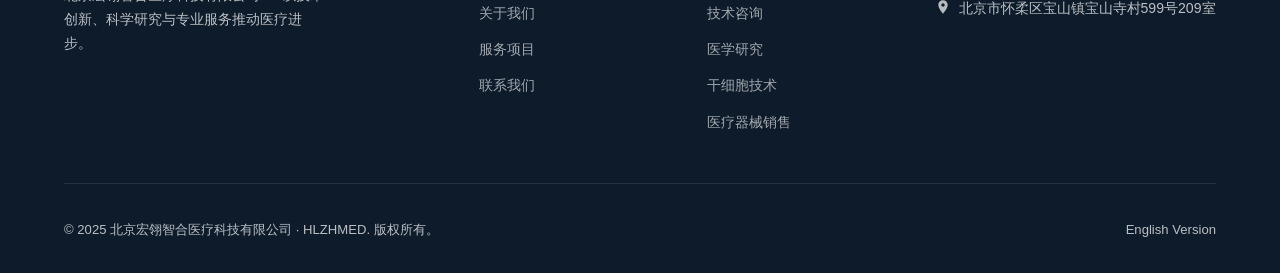
<file: cn/about.html>
<!DOCTYPE html>
<html lang="zh-CN">
<head>
  <meta charset="UTF-8">
  <meta name="viewport" content="width=device-width, initial-scale=1.0">
  <title>关于我们 — 北京宏翎智合医疗科技有限公司 | 宏翎智合医疗 HLZHMED</title>
  <meta name="description" content="了解北京宏翎智合医疗科技有限公司（HLZHMED）——公司简介、使命愿景、核心价值观及北京怀柔总部。专注医疗技术服务与创新。">
  <meta name="robots" content="index, follow">
  <link rel="canonical" href="https://www.hlzhmed.com/cn/about.html">
  <link rel="alternate" hreflang="zh-Hans" href="https://www.hlzhmed.com/cn/about.html">
  <link rel="alternate" hreflang="en" href="https://www.hlzhmed.com/about.html">
  <link rel="alternate" hreflang="x-default" href="https://www.hlzhmed.com/about.html">
  <!-- Open Graph -->
  <meta property="og:type" content="website">
  <meta property="og:site_name" content="北京宏翎智合医疗科技有限公司 HLZHMED">
  <meta property="og:title" content="关于我们 — 北京宏翎智合医疗科技有限公司 | HLZHMED">
  <meta property="og:description" content="北京宏翎智合医疗科技有限公司（HLZHMED）——专注医疗技术服务与创新，总部位于北京市怀柔区。">
  <meta property="og:url" content="https://www.hlzhmed.com/cn/about.html">
  <meta property="og:locale" content="zh_CN">
  <!-- Twitter Card -->
  <meta name="twitter:card" content="summary">
  <meta name="twitter:title" content="关于我们 | 北京宏翎智合医疗科技有限公司">
  <meta name="twitter:description" content="了解北京宏翎智合医疗科技有限公司（HLZHMED）——使命、愿景与核心价值观。">
  <link rel="stylesheet" href="../css/style.css">
  <script type="application/ld+json">
  {
    "@context": "https://schema.org",
    "@type": "BreadcrumbList",
    "itemListElement": [
      {"@type": "ListItem", "position": 1, "name": "首页", "item": "https://www.hlzhmed.com/cn/"},
      {"@type": "ListItem", "position": 2, "name": "关于我们", "item": "https://www.hlzhmed.com/cn/about.html"}
    ]
  }
  </script>
</head>
<body>

<header class="site-header">
  <div class="container">
    <nav class="nav-inner">
      <a href="../index.html" class="nav-logo"><img src="../images/logo.svg" alt="HLZHMED"></a>
      <ul class="nav-links">
        <li><a href="index.html">首页</a></li>
        <li><a href="about.html" class="active">关于我们</a></li>
        <li><a href="services.html">服务项目</a></li>
        <li><a href="contact.html">联系我们</a></li>
      </ul>
      <div class="nav-right">
        <div class="lang-switcher">
          <a href="../about.html">EN</a>
          <a href="about.html" class="active">中文</a>
        </div>
        <button class="nav-toggle" aria-label="展开菜单">
          <span></span><span></span><span></span>
        </button>
      </div>
    </nav>
  </div>
</header>

<!-- 页面标题 -->
<section class="page-hero">
  <div class="container">
    <div class="breadcrumb">
      <a href="index.html">首页</a>
      <span>›</span>
      <span>关于我们</span>
    </div>
    <h1>关于宏翎智合</h1>
    <p>北京宏翎智合医疗科技有限公司 — 以使命驱动，推动中国医疗科技创新发展。</p>
  </div>
</section>

<!-- 公司介绍 -->
<section class="section">
  <div class="container">
    <div class="about-split">
      <div class="about-visual">
        <div class="about-img-wrap">
          <div class="about-img-placeholder">
            <svg viewBox="0 0 80 80" fill="none" stroke="#0A7EA4" stroke-width="1.5">
              <circle cx="40" cy="25" r="12"/>
              <path d="M28 45c0-6.63 5.37-12 12-12s12 5.37 12 12"/>
              <path d="M15 55c0-4.97 4.03-9 9-9h32c4.97 0 9 4.03 9 9"/>
              <path d="M40 13v24M28 25h24"/>
            </svg>
            <span>北京宏翎智合医疗科技有限公司</span>
          </div>
        </div>
        <div class="about-badge">
          <span class="big">2020</span>
          <span class="small">立足北京</span>
        </div>
      </div>
      <div class="about-text">
        <span class="section-tag">公司概况</span>
        <h2>我们是谁</h2>
        <div class="divider left"></div>
        <p class="mt-16">北京宏翎智合医疗科技有限公司（HLZHMED）是一家专业从事医疗技术服务的科技企业，注册经营于北京市怀柔区。</p>
        <p>公司致力于将先进医疗科学与实际医疗应用有机融合。团队汇聚生物医学工程、临床科研、技术咨询与器械分销等多领域专业人才，跨学科协作优势显著。</p>
        <p>从医疗信息系统研发到干细胞与基因治疗前沿探索，宏翎智合构建了覆盖医疗技术全价值链的综合服务体系，全方位支持国内外医疗机构、科研单位及医疗健康企业。</p>
        <ul class="about-list mt-24">
          <li>注册经营于北京市怀柔区</li>
          <li>完整的医疗技术服务产品矩阵</li>
          <li>聚焦干细胞与基因治疗技术创新</li>
          <li>持有第一类、第二类医疗器械经营资质</li>
          <li>坚守以患者为中心的医疗伦理</li>
        </ul>
      </div>
    </div>
  </div>
</section>

<!-- 使命愿景价值观 -->
<section class="section section-alt">
  <div class="container">
    <div class="section-header">
      <span class="section-tag">发展基石</span>
      <h2>使命 · 愿景 · 方法论</h2>
      <div class="divider"></div>
    </div>
    <div class="mission-grid">
      <div class="mission-card">
        <div class="num-label">01 · 使命</div>
        <h3>以科技赋能医疗，守护生命健康</h3>
        <p>公司使命是研发、转化和应用医疗技术，切实改善患者预后，支持医疗专业人员，并推动生物医学科学持续进步。</p>
      </div>
      <div class="mission-card">
        <div class="num-label">02 · 愿景</div>
        <h3>创新驱动，共建健康未来</h3>
        <p>我们的愿景是让每一个人都能享受到先进、技术驱动的医疗保健——从精准基因诊断到再生干细胞治疗。</p>
      </div>
      <div class="mission-card">
        <div class="num-label">03 · 方法论</div>
        <h3>严谨 · 合规 · 协作</h3>
        <p>我们坚守最高科学标准与医疗伦理规范，与科研机构、临床实践及产业各方广泛开展合作，共同推动创新。</p>
      </div>
    </div>
  </div>
</section>

<!-- 核心价值观 -->
<section class="section">
  <div class="container">
    <div class="section-header">
      <span class="section-tag">核心理念</span>
      <h2>我们的核心价值观</h2>
      <div class="divider"></div>
    </div>
    <div class="values-grid">
      <div class="value-card">
        <div class="value-icon">
          <svg viewBox="0 0 24 24"><path d="M12 2l3.09 6.26L22 9.27l-5 4.87 1.18 6.88L12 17.77l-6.18 3.25L7 14.14 2 9.27l6.91-1.01L12 2z"/></svg>
        </div>
        <h3>卓越</h3>
        <p>在每一个研究项目、技术方案和客户合作中，我们追求最高标准，精益求精。</p>
      </div>
      <div class="value-card">
        <div class="value-icon">
          <svg viewBox="0 0 24 24"><path d="M17 12h-5v5h5v-5zM16 1v2H8V1H6v2H5c-1.11 0-1.99.9-1.99 2L3 19c0 1.1.89 2 2 2h14c1.1 0 2-.9 2-2V5c0-1.1-.9-2-2-2h-1V1h-2zm3 18H5V8h14v11z"/></svg>
        </div>
        <h3>诚信</h3>
        <p>我们以完全的透明度和负责任的态度开展一切工作——无论是科学研究、商业活动还是客户关系。</p>
      </div>
      <div class="value-card">
        <div class="value-icon">
          <svg viewBox="0 0 24 24"><path d="M19 3H5c-1.1 0-2 .9-2 2v14c0 1.1.9 2 2 2h14c1.1 0 2-.9 2-2V5c0-1.1-.9-2-2-2zm-7 3c1.93 0 3.5 1.57 3.5 3.5S13.93 13 12 13s-3.5-1.57-3.5-3.5S10.07 6 12 6zm7 13H5v-.23c0-.62.28-1.2.76-1.58C7.47 15.82 9.64 15 12 15s4.53.82 6.24 2.19c.48.38.76.97.76 1.58V19z"/></svg>
        </div>
        <h3>协作</h3>
        <p>我们深信最优的医疗创新来自多方合作——携手机构、研究人员与客户共同进步。</p>
      </div>
      <div class="value-card">
        <div class="value-icon">
          <svg viewBox="0 0 24 24"><path d="M9 11.24V7.5C9 6.12 10.12 5 11.5 5S14 6.12 14 7.5v3.74c1.21-.81 2-2.18 2-3.74C16 5.01 13.99 3 11.5 3S7 5.01 7 7.5c0 1.56.79 2.93 2 3.74zm9.84 4.63l-4.54-2.26c-.17-.07-.35-.11-.54-.11H13v-6c0-.83-.67-1.5-1.5-1.5S10 6.67 10 7.5v10.74l-3.43-.72c-.08-.01-.15-.03-.24-.03-.31 0-.59.13-.79.33l-.79.8 4.94 4.94c.27.27.65.44 1.06.44h6.79c.75 0 1.33-.55 1.44-1.28l.75-5.27c.01-.07.02-.14.02-.2 0-.62-.38-1.16-.91-1.38z"/></svg>
        </div>
        <h3>创新</h3>
        <p>我们积极拥抱新兴技术，持续投入医疗领域新方法、新方案的研究与开发。</p>
      </div>
    </div>
  </div>
</section>

<!-- 公司位置 -->
<section class="section section-alt">
  <div class="container">
    <div class="about-split reverse">
      <div class="about-text">
        <span class="section-tag">公司地址</span>
        <h2>扎根北京，服务全国</h2>
        <div class="divider left"></div>
        <p class="mt-16">宏翎智合医疗科技总部位于北京市怀柔区——一个正在崛起的生命科学与医疗创新高地。</p>
        <p>优越的地理位置使我们能够紧密对接北京顶尖医院、知名研究院所以及国家医疗技术主管部门，为客户提供高效、专业的全方位支持。</p>
        <ul class="about-list mt-24">
          <li>北京市怀柔区宝山镇宝山寺村599号209室</li>
          <li>电话：13181659532</li>
        </ul>
        <a href="contact.html" class="btn btn-primary mt-32">联系我们</a>
      </div>
      <div class="about-visual">
        <div class="about-img-wrap">
          <div class="about-img-placeholder">
            <svg viewBox="0 0 80 80" fill="none" stroke="#0A7EA4" stroke-width="1.5">
              <path d="M40 10C26.75 10 16 20.75 16 34c0 18.75 24 36 24 36s24-17.25 24-36c0-13.25-10.75-24-24-24z"/>
              <circle cx="40" cy="34" r="8"/>
            </svg>
            <span>北京市怀柔区</span>
          </div>
        </div>
      </div>
    </div>
  </div>
</section>

<!-- 行动召唤 -->
<section class="cta-banner">
  <div class="container">
    <h2>期待与您携手合作</h2>
    <p>无论是技术咨询、科研合作还是医疗器械采购，宏翎智合都是您值得信赖的专业伙伴。</p>
    <div class="cta-btns">
      <a href="contact.html" class="btn btn-white">立即联系我们</a>
      <a href="services.html" class="btn btn-outline" style="color:#fff; border-color:rgba(255,255,255,0.5);">了解服务项目</a>
    </div>
  </div>
</section>

<footer class="site-footer">
  <div class="container">
    <div class="footer-grid">
      <div class="footer-brand">
        <img src="../images/logo.svg" alt="HLZHMED" class="footer-logo">
        <p>北京宏翎智合医疗科技有限公司 — 以技术创新、科学研究与专业服务推动医疗进步。</p>
      </div>
      <div class="footer-col">
        <h4>网站导航</h4>
        <ul>
          <li><a href="index.html">首页</a></li>
          <li><a href="about.html">关于我们</a></li>
          <li><a href="services.html">服务项目</a></li>
          <li><a href="contact.html">联系我们</a></li>
        </ul>
      </div>
      <div class="footer-col">
        <h4>服务项目</h4>
        <ul>
          <li><a href="services.html">医疗技术服务</a></li>
          <li><a href="services.html">技术咨询</a></li>
          <li><a href="services.html">医学研究</a></li>
          <li><a href="services.html">干细胞技术</a></li>
          <li><a href="services.html">医疗器械销售</a></li>
        </ul>
      </div>
      <div class="footer-col footer-contact">
        <h4>联系方式</h4>
        <p>
          <svg width="16" height="16" viewBox="0 0 24 24" fill="white"><path d="M6.62 10.79c1.44 2.83 3.76 5.14 6.59 6.59l2.2-2.2c.27-.27.67-.36 1.02-.24 1.12.37 2.33.57 3.57.57.55 0 1 .45 1 1V20c0 .55-.45 1-1 1-9.39 0-17-7.61-17-17 0-.55.45-1 1-1h3.5c.55 0 1 .45 1 1 0 1.25.2 2.45.57 3.57.11.35.03.74-.25 1.02l-2.2 2.2z"/></svg>
          13181659532
        </p>
        <p>
          <svg width="16" height="16" viewBox="0 0 24 24" fill="white"><path d="M12 2C8.13 2 5 5.13 5 9c0 5.25 7 13 7 13s7-7.75 7-13c0-3.87-3.13-7-7-7zm0 9.5c-1.38 0-2.5-1.12-2.5-2.5s1.12-2.5 2.5-2.5 2.5 1.12 2.5 2.5-1.12 2.5-2.5 2.5z"/></svg>
          北京市怀柔区宝山镇宝山寺村599号209室
        </p>
      </div>
    </div>
    <div class="footer-bottom">
      <p>&copy; 2025 北京宏翎智合医疗科技有限公司 · HLZHMED. 版权所有。</p>
      <p><a href="../about.html">English Version</a></p>
    </div>
  </div>
</footer>

<script src="../js/main.js"></script>
</body>
</html>
</file>
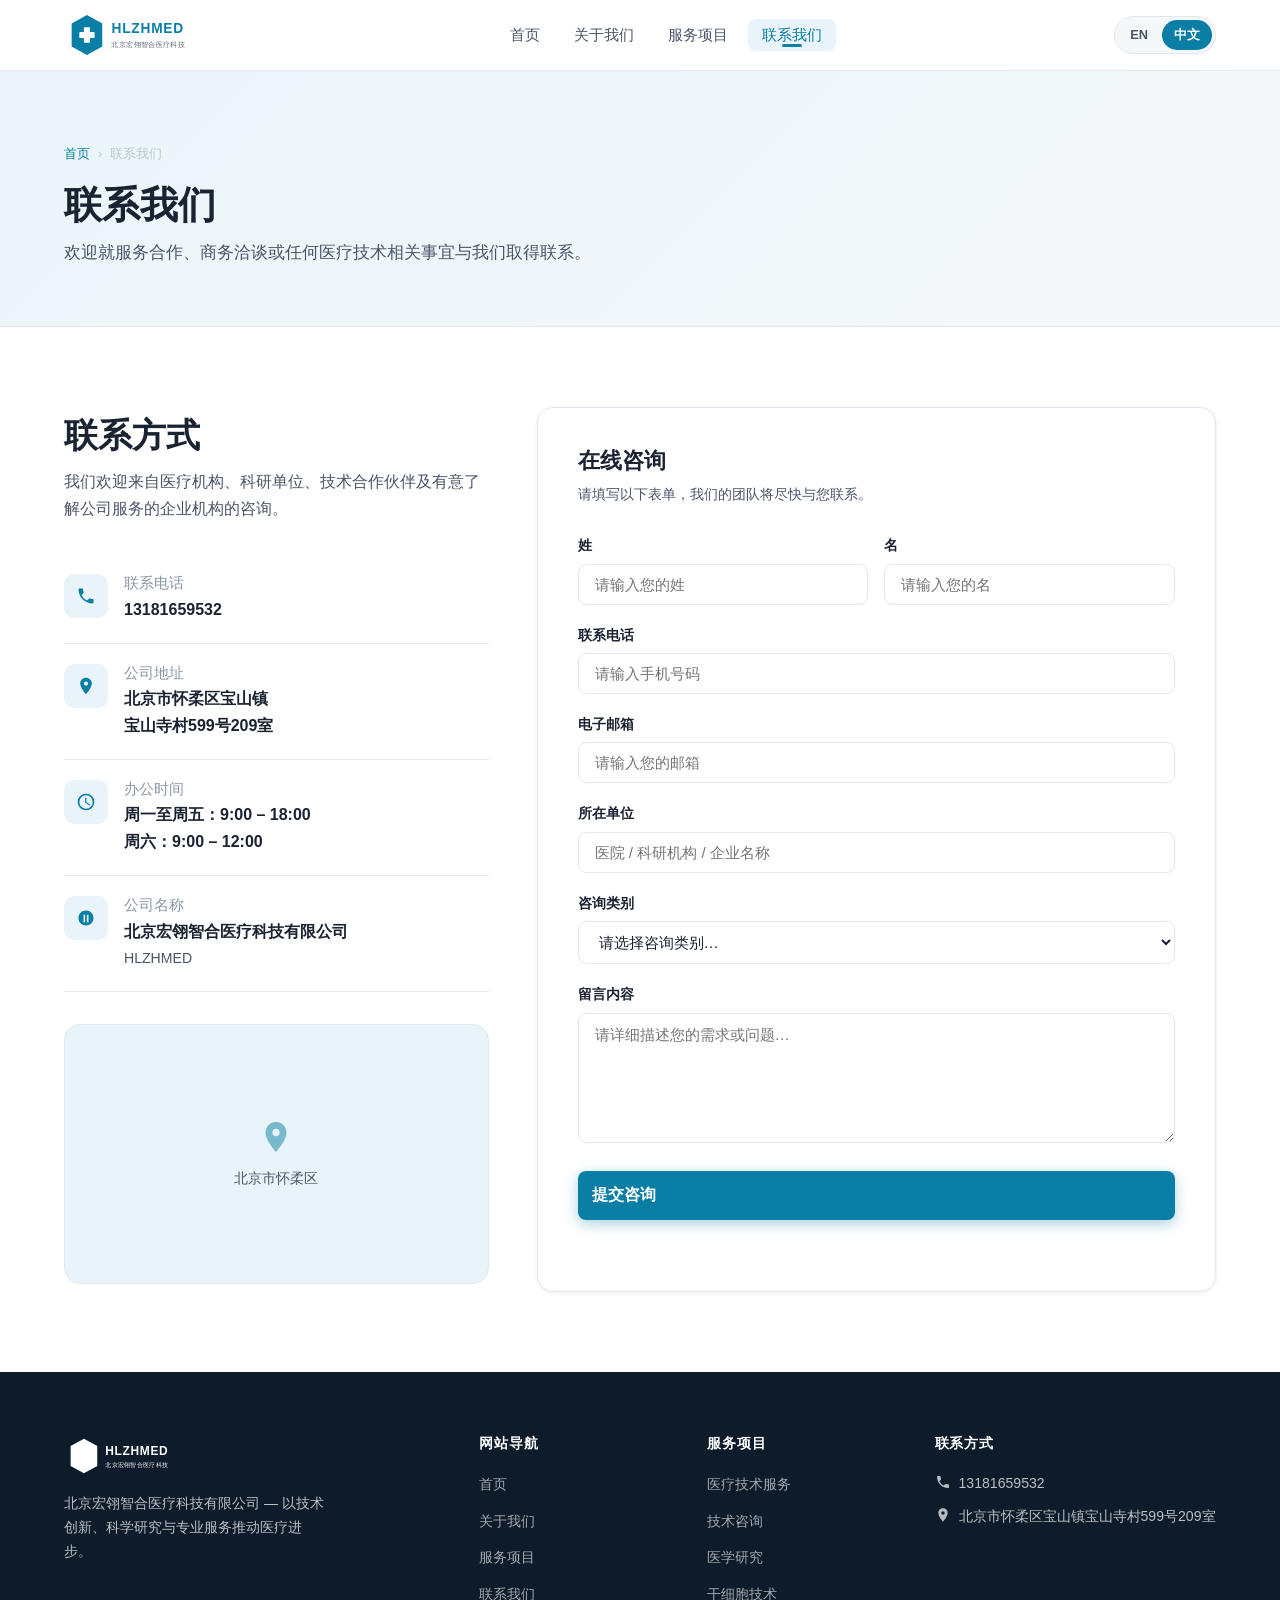
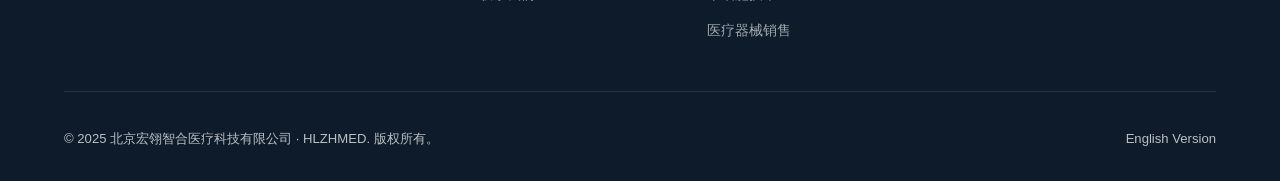
<file: cn/contact.html>
<!DOCTYPE html>
<html lang="zh-CN">
<head>
  <meta charset="UTF-8">
  <meta name="viewport" content="width=device-width, initial-scale=1.0">
  <title>联系我们 — 北京宏翎智合医疗科技有限公司 | 宏翎智合医疗 HLZHMED</title>
  <meta name="description" content="联系北京宏翎智合医疗科技有限公司（HLZHMED）——电话：13181659532，地址：北京市怀柔区宝山镇宝山寺村599号209室，在线咨询表单。">
  <meta name="robots" content="index, follow">
  <link rel="canonical" href="https://www.hlzhmed.com/cn/contact.html">
  <link rel="alternate" hreflang="zh-Hans" href="https://www.hlzhmed.com/cn/contact.html">
  <link rel="alternate" hreflang="en" href="https://www.hlzhmed.com/contact.html">
  <link rel="alternate" hreflang="x-default" href="https://www.hlzhmed.com/contact.html">
  <!-- Open Graph -->
  <meta property="og:type" content="website">
  <meta property="og:site_name" content="北京宏翎智合医疗科技有限公司 HLZHMED">
  <meta property="og:title" content="联系我们 — 北京宏翎智合医疗科技有限公司 | HLZHMED">
  <meta property="og:description" content="联系HLZHMED（北京宏翎智合医疗科技有限公司）——医疗技术合作、科研协同或器械业务咨询，欢迎与我们联系。">
  <meta property="og:url" content="https://www.hlzhmed.com/cn/contact.html">
  <meta property="og:locale" content="zh_CN">
  <!-- Twitter Card -->
  <meta name="twitter:card" content="summary">
  <meta name="twitter:title" content="联系我们 | 北京宏翎智合医疗科技有限公司">
  <meta name="twitter:description" content="联系北京宏翎智合医疗科技有限公司（HLZHMED）——电话、地址及在线咨询表单。">
  <link rel="stylesheet" href="../css/style.css">
  <script type="application/ld+json">
  {
    "@context": "https://schema.org",
    "@type": "BreadcrumbList",
    "itemListElement": [
      {"@type": "ListItem", "position": 1, "name": "首页", "item": "https://www.hlzhmed.com/cn/"},
      {"@type": "ListItem", "position": 2, "name": "联系我们", "item": "https://www.hlzhmed.com/cn/contact.html"}
    ]
  }
  </script>
</head>
<body>

<header class="site-header">
  <div class="container">
    <nav class="nav-inner">
      <a href="../index.html" class="nav-logo"><img src="../images/logo.svg" alt="HLZHMED"></a>
      <ul class="nav-links">
        <li><a href="index.html">首页</a></li>
        <li><a href="about.html">关于我们</a></li>
        <li><a href="services.html">服务项目</a></li>
        <li><a href="contact.html" class="active">联系我们</a></li>
      </ul>
      <div class="nav-right">
        <div class="lang-switcher">
          <a href="../contact.html">EN</a>
          <a href="contact.html" class="active">中文</a>
        </div>
        <button class="nav-toggle" aria-label="展开菜单">
          <span></span><span></span><span></span>
        </button>
      </div>
    </nav>
  </div>
</header>

<!-- 页面标题 -->
<section class="page-hero">
  <div class="container">
    <div class="breadcrumb">
      <a href="index.html">首页</a>
      <span>›</span>
      <span>联系我们</span>
    </div>
    <h1>联系我们</h1>
    <p>欢迎就服务合作、商务洽谈或任何医疗技术相关事宜与我们取得联系。</p>
  </div>
</section>

<!-- 联系信息 -->
<section class="section">
  <div class="container">
    <div class="contact-grid">

      <!-- 联系方式 -->
      <div class="contact-info">
        <h2>联系方式</h2>
        <p>我们欢迎来自医疗机构、科研单位、技术合作伙伴及有意了解公司服务的企业机构的咨询。</p>

        <div class="contact-detail">
          <div class="contact-icon">
            <svg viewBox="0 0 24 24"><path d="M6.62 10.79c1.44 2.83 3.76 5.14 6.59 6.59l2.2-2.2c.27-.27.67-.36 1.02-.24 1.12.37 2.33.57 3.57.57.55 0 1 .45 1 1V20c0 .55-.45 1-1 1-9.39 0-17-7.61-17-17 0-.55.45-1 1-1h3.5c.55 0 1 .45 1 1 0 1.25.2 2.45.57 3.57.11.35.03.74-.25 1.02l-2.2 2.2z"/></svg>
          </div>
          <div class="contact-detail-text">
            <h4>联系电话</h4>
            <p><a href="tel:13181659532">13181659532</a></p>
          </div>
        </div>

        <div class="contact-detail">
          <div class="contact-icon">
            <svg viewBox="0 0 24 24"><path d="M12 2C8.13 2 5 5.13 5 9c0 5.25 7 13 7 13s7-7.75 7-13c0-3.87-3.13-7-7-7zm0 9.5c-1.38 0-2.5-1.12-2.5-2.5s1.12-2.5 2.5-2.5 2.5 1.12 2.5 2.5-1.12 2.5-2.5 2.5z"/></svg>
          </div>
          <div class="contact-detail-text">
            <h4>公司地址</h4>
            <p>北京市怀柔区宝山镇<br>宝山寺村599号209室</p>
          </div>
        </div>

        <div class="contact-detail">
          <div class="contact-icon">
            <svg viewBox="0 0 24 24"><path d="M12 2a10 10 0 100 20A10 10 0 0012 2zm0 18a8 8 0 110-16 8 8 0 010 16zm.5-13H11v6l5.25 3.15.75-1.23-4.5-2.67V7z"/></svg>
          </div>
          <div class="contact-detail-text">
            <h4>办公时间</h4>
            <p>周一至周五：9:00 – 18:00<br>周六：9:00 – 12:00</p>
          </div>
        </div>

        <div class="contact-detail">
          <div class="contact-icon">
            <svg viewBox="0 0 24 24"><path d="M12 3c-4.97 0-9 4.03-9 9s4.03 9 9 9 9-4.03 9-9-4.03-9-9-9zm-1 14H9V8h2v9zm4 0h-2V8h2v9z"/></svg>
          </div>
          <div class="contact-detail-text">
            <h4>公司名称</h4>
            <p>北京宏翎智合医疗科技有限公司<br><span style="font-size:.88rem; font-weight:400; color:var(--text-secondary);">HLZHMED</span></p>
          </div>
        </div>

        <div class="map-wrap">
          <svg viewBox="0 0 24 24"><path d="M12 2C8.13 2 5 5.13 5 9c0 5.25 7 13 7 13s7-7.75 7-13c0-3.87-3.13-7-7-7zm0 9.5c-1.38 0-2.5-1.12-2.5-2.5s1.12-2.5 2.5-2.5 2.5 1.12 2.5 2.5-1.12 2.5-2.5 2.5z"/></svg>
          <span>北京市怀柔区</span>
        </div>
      </div>

      <!-- 在线咨询表单 -->
      <div class="contact-form-wrap">
        <h3 style="margin-bottom:8px;">在线咨询</h3>
        <p style="color:var(--text-secondary); font-size:.9rem; margin-bottom:28px;">请填写以下表单，我们的团队将尽快与您联系。</p>

        <form id="contactForm" novalidate>
          <div class="form-row">
            <div class="form-group">
              <label for="lastName">姓</label>
              <input type="text" id="lastName" name="lastName" placeholder="请输入您的姓" required>
            </div>
            <div class="form-group">
              <label for="firstName">名</label>
              <input type="text" id="firstName" name="firstName" placeholder="请输入您的名" required>
            </div>
          </div>
          <div class="form-group">
            <label for="phone">联系电话</label>
            <input type="tel" id="phone" name="phone" placeholder="请输入手机号码" required>
          </div>
          <div class="form-group">
            <label for="email">电子邮箱</label>
            <input type="email" id="email" name="email" placeholder="请输入您的邮箱">
          </div>
          <div class="form-group">
            <label for="organization">所在单位</label>
            <input type="text" id="organization" name="organization" placeholder="医院 / 科研机构 / 企业名称">
          </div>
          <div class="form-group">
            <label for="subject">咨询类别</label>
            <select id="subject" name="subject">
              <option value="">请选择咨询类别…</option>
              <option>医疗保健技术服务与开发</option>
              <option>技术咨询</option>
              <option>医学研究合作</option>
              <option>干细胞技术</option>
              <option>基因诊断与治疗</option>
              <option>医疗器械采购</option>
              <option>技术交流与转让</option>
              <option>其他咨询</option>
            </select>
          </div>
          <div class="form-group">
            <label for="message">留言内容</label>
            <textarea id="message" name="message" placeholder="请详细描述您的需求或问题…" required></textarea>
          </div>
          <button type="submit" class="btn btn-primary form-submit"
            data-submit="提交咨询" data-sending="提交中…">提交咨询</button>
          <div id="formSuccess" class="form-success">
            感谢您的留言，我们的团队将尽快与您取得联系。
          </div>
        </form>
      </div>

    </div>
  </div>
</section>

<footer class="site-footer">
  <div class="container">
    <div class="footer-grid">
      <div class="footer-brand">
        <img src="../images/logo.svg" alt="HLZHMED" class="footer-logo">
        <p>北京宏翎智合医疗科技有限公司 — 以技术创新、科学研究与专业服务推动医疗进步。</p>
      </div>
      <div class="footer-col">
        <h4>网站导航</h4>
        <ul>
          <li><a href="index.html">首页</a></li>
          <li><a href="about.html">关于我们</a></li>
          <li><a href="services.html">服务项目</a></li>
          <li><a href="contact.html">联系我们</a></li>
        </ul>
      </div>
      <div class="footer-col">
        <h4>服务项目</h4>
        <ul>
          <li><a href="services.html">医疗技术服务</a></li>
          <li><a href="services.html">技术咨询</a></li>
          <li><a href="services.html">医学研究</a></li>
          <li><a href="services.html">干细胞技术</a></li>
          <li><a href="services.html">医疗器械销售</a></li>
        </ul>
      </div>
      <div class="footer-col footer-contact">
        <h4>联系方式</h4>
        <p>
          <svg width="16" height="16" viewBox="0 0 24 24" fill="white"><path d="M6.62 10.79c1.44 2.83 3.76 5.14 6.59 6.59l2.2-2.2c.27-.27.67-.36 1.02-.24 1.12.37 2.33.57 3.57.57.55 0 1 .45 1 1V20c0 .55-.45 1-1 1-9.39 0-17-7.61-17-17 0-.55.45-1 1-1h3.5c.55 0 1 .45 1 1 0 1.25.2 2.45.57 3.57.11.35.03.74-.25 1.02l-2.2 2.2z"/></svg>
          13181659532
        </p>
        <p>
          <svg width="16" height="16" viewBox="0 0 24 24" fill="white"><path d="M12 2C8.13 2 5 5.13 5 9c0 5.25 7 13 7 13s7-7.75 7-13c0-3.87-3.13-7-7-7zm0 9.5c-1.38 0-2.5-1.12-2.5-2.5s1.12-2.5 2.5-2.5 2.5 1.12 2.5 2.5-1.12 2.5-2.5 2.5z"/></svg>
          北京市怀柔区宝山镇宝山寺村599号209室
        </p>
      </div>
    </div>
    <div class="footer-bottom">
      <p>&copy; 2025 北京宏翎智合医疗科技有限公司 · HLZHMED. 版权所有。</p>
      <p><a href="../contact.html">English Version</a></p>
    </div>
  </div>
</footer>

<script src="../js/main.js"></script>
</body>
</html>
</file>
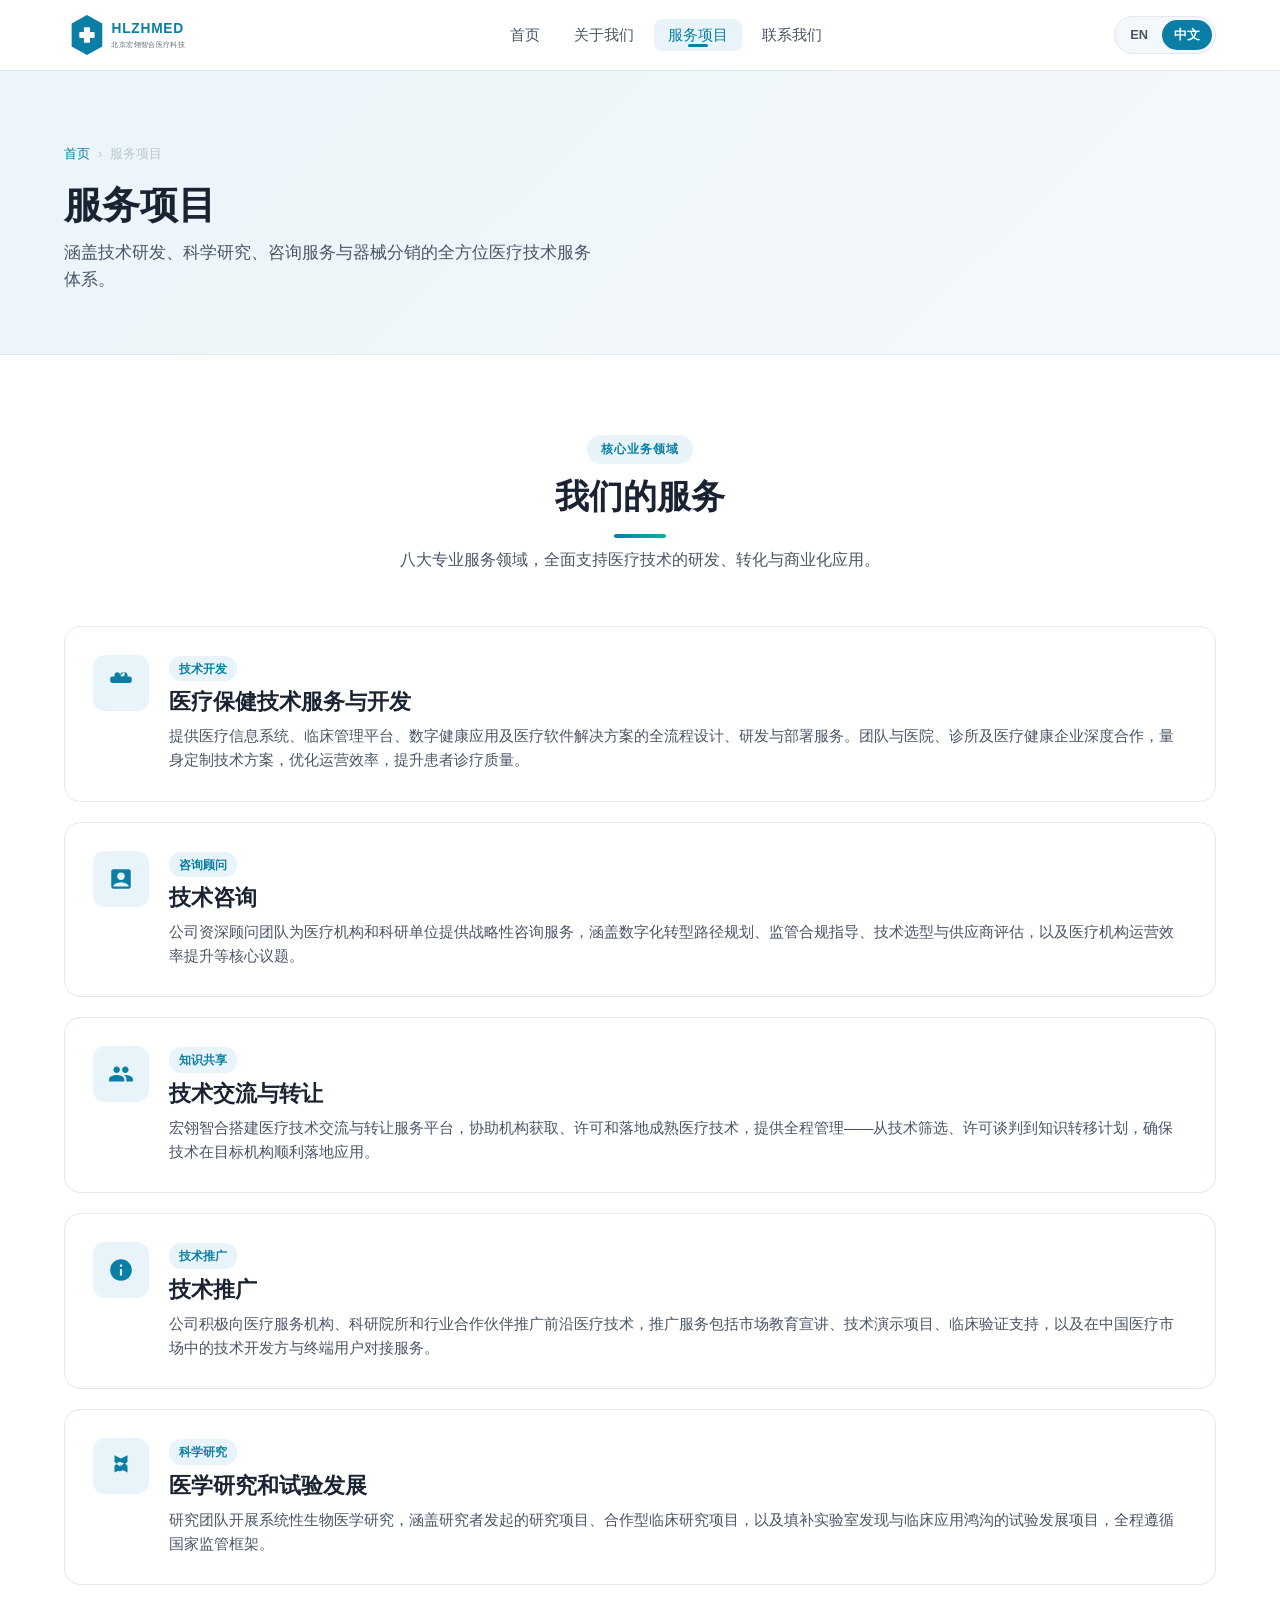
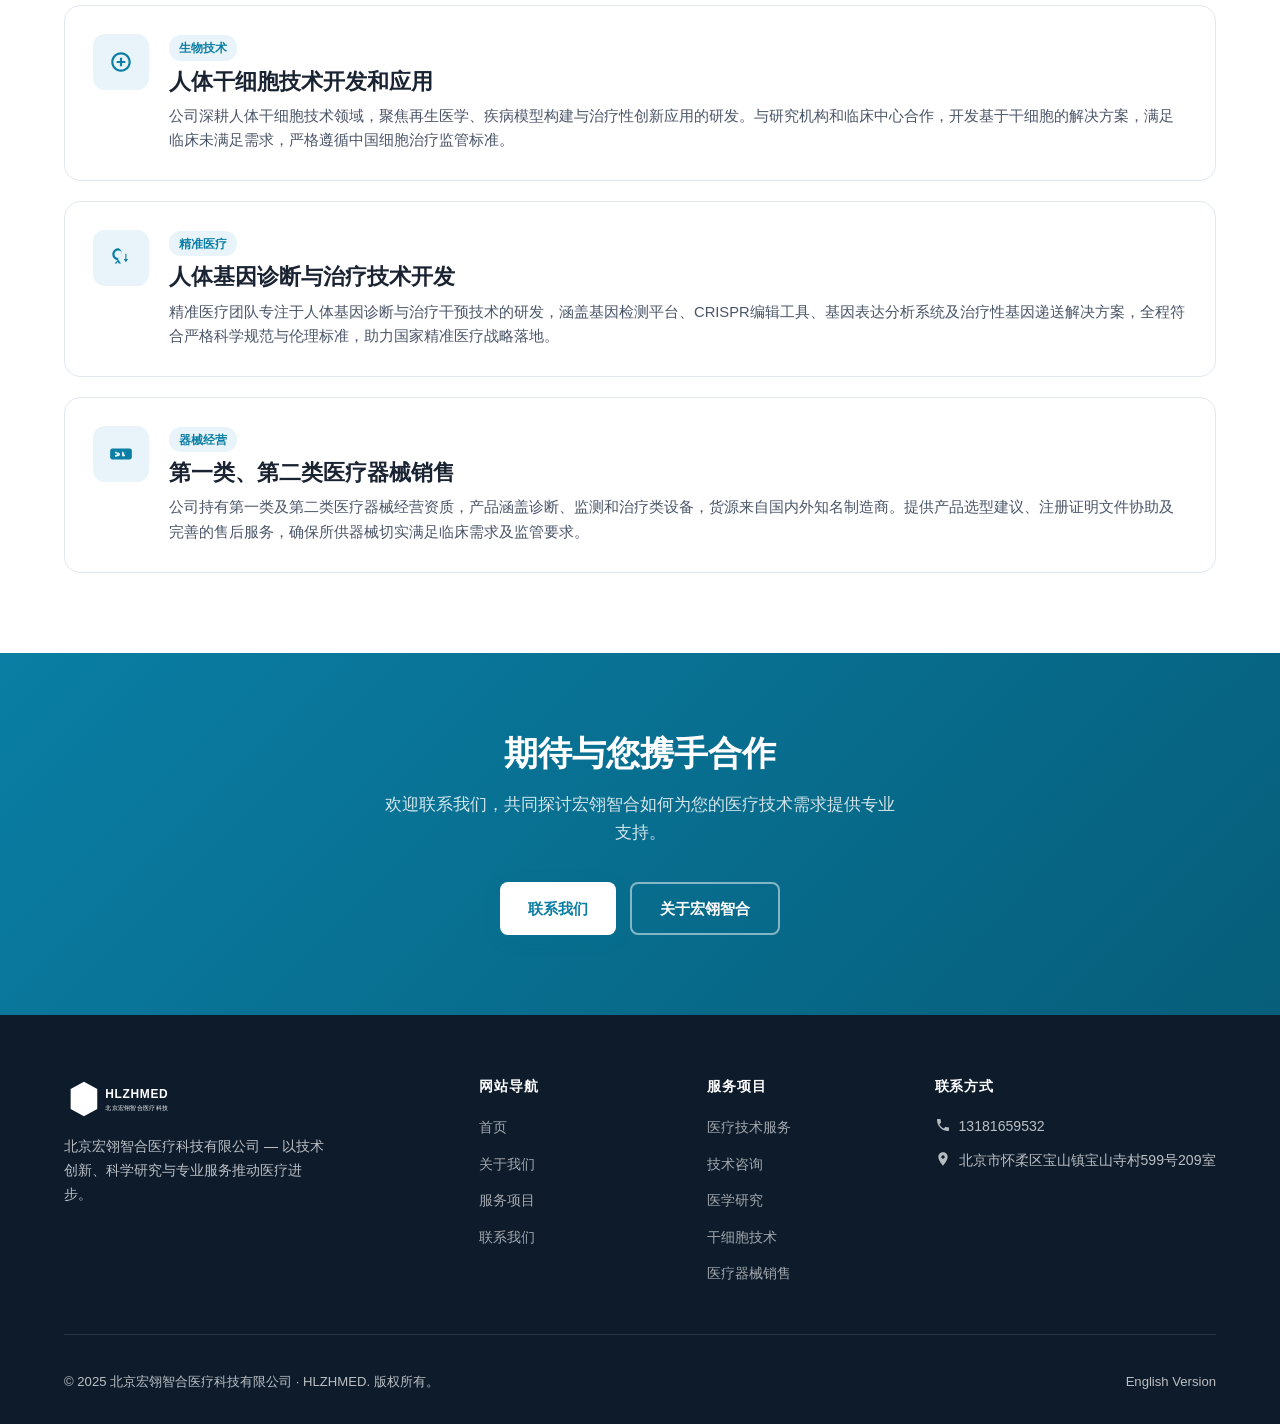
<file: cn/services.html>
<!DOCTYPE html>
<html lang="zh-CN">
<head>
  <meta charset="UTF-8">
  <meta name="viewport" content="width=device-width, initial-scale=1.0">
  <title>服务项目 — 医疗保健技术·干细胞·基因诊疗·医疗器械 | 北京宏翎智合医疗科技有限公司</title>
  <meta name="description" content="北京宏翎智合医疗科技有限公司（HLZHMED）服务：医疗保健技术服务与开发、技术咨询与交流、技术转让与推广、医学研究和试验发展、人体干细胞技术开发、基因诊断与治疗技术开发、一类及二类医疗器械销售。">
  <meta name="robots" content="index, follow">
  <link rel="canonical" href="https://www.hlzhmed.com/cn/services.html">
  <link rel="alternate" hreflang="zh-Hans" href="https://www.hlzhmed.com/cn/services.html">
  <link rel="alternate" hreflang="en" href="https://www.hlzhmed.com/services.html">
  <link rel="alternate" hreflang="x-default" href="https://www.hlzhmed.com/services.html">
  <!-- Open Graph -->
  <meta property="og:type" content="website">
  <meta property="og:site_name" content="北京宏翎智合医疗科技有限公司 HLZHMED">
  <meta property="og:title" content="服务项目 — 干细胞·基因诊疗·医疗器械 | 宏翎智合医疗 HLZHMED">
  <meta property="og:description" content="HLZHMED提供医疗保健技术服务、干细胞研发、基因诊断与治疗及一类/二类医疗器械销售——北京宏翎智合医疗科技有限公司。">
  <meta property="og:url" content="https://www.hlzhmed.com/cn/services.html">
  <meta property="og:locale" content="zh_CN">
  <!-- Twitter Card -->
  <meta name="twitter:card" content="summary">
  <meta name="twitter:title" content="服务项目 | 北京宏翎智合医疗科技有限公司 HLZHMED">
  <meta name="twitter:description" content="医疗保健技术服务、干细胞研发、基因诊疗、医疗器械销售——北京宏翎智合医疗科技有限公司。">
  <link rel="stylesheet" href="../css/style.css">
  <script type="application/ld+json">
  {
    "@context": "https://schema.org",
    "@type": "BreadcrumbList",
    "itemListElement": [
      {"@type": "ListItem", "position": 1, "name": "首页", "item": "https://www.hlzhmed.com/cn/"},
      {"@type": "ListItem", "position": 2, "name": "服务项目", "item": "https://www.hlzhmed.com/cn/services.html"}
    ]
  }
  </script>
</head>
<body>

<header class="site-header">
  <div class="container">
    <nav class="nav-inner">
      <a href="../index.html" class="nav-logo"><img src="../images/logo.svg" alt="HLZHMED"></a>
      <ul class="nav-links">
        <li><a href="index.html">首页</a></li>
        <li><a href="about.html">关于我们</a></li>
        <li><a href="services.html" class="active">服务项目</a></li>
        <li><a href="contact.html">联系我们</a></li>
      </ul>
      <div class="nav-right">
        <div class="lang-switcher">
          <a href="../services.html">EN</a>
          <a href="services.html" class="active">中文</a>
        </div>
        <button class="nav-toggle" aria-label="展开菜单">
          <span></span><span></span><span></span>
        </button>
      </div>
    </nav>
  </div>
</header>

<!-- 页面标题 -->
<section class="page-hero">
  <div class="container">
    <div class="breadcrumb">
      <a href="index.html">首页</a>
      <span>›</span>
      <span>服务项目</span>
    </div>
    <h1>服务项目</h1>
    <p>涵盖技术研发、科学研究、咨询服务与器械分销的全方位医疗技术服务体系。</p>
  </div>
</section>

<!-- 服务详情 -->
<section class="section">
  <div class="container">
    <div class="section-header">
      <span class="section-tag">核心业务领域</span>
      <h2>我们的服务</h2>
      <div class="divider"></div>
      <p>八大专业服务领域，全面支持医疗技术的研发、转化与商业化应用。</p>
    </div>

    <div class="services-list">

      <div class="service-detail">
        <div class="service-detail-icon">
          <svg viewBox="0 0 24 24"><path d="M20 6h-2.18c.07-.44.18-.88.18-1.34C18 2.54 15.46 1 13.5 3L12 4.5 10.5 3C8.54 1 6 2.54 6 4.66c0 .46.11.9.18 1.34H4c-1.1 0-2 .9-2 2v2c0 1.1.9 2 2 2h16c1.1 0 2-.9 2-2V8c0-1.1-.9-2-2-2zm-7.82 0c-.44-.66-.68-1.35-.68-2C11.5 2.9 12.28 2 13.5 2c.55 0 1.07.22 1.45.6.38.37.55.86.55 1.4 0 .5-.18 1-.56 1.34-.38.34-.98.66-2.76.66z"/></svg>
        </div>
        <div>
          <span class="service-tag">技术开发</span>
          <h3>医疗保健技术服务与开发</h3>
          <p>提供医疗信息系统、临床管理平台、数字健康应用及医疗软件解决方案的全流程设计、研发与部署服务。团队与医院、诊所及医疗健康企业深度合作，量身定制技术方案，优化运营效率，提升患者诊疗质量。</p>
        </div>
      </div>

      <div class="service-detail">
        <div class="service-detail-icon">
          <svg viewBox="0 0 24 24"><path d="M19 3H5c-1.1 0-2 .9-2 2v14c0 1.1.9 2 2 2h14c1.1 0 2-.9 2-2V5c0-1.1-.9-2-2-2zm-7 3c1.93 0 3.5 1.57 3.5 3.5S13.93 13 12 13s-3.5-1.57-3.5-3.5S10.07 6 12 6zm7 13H5v-.23c0-.62.28-1.2.76-1.58C7.47 15.82 9.64 15 12 15s4.53.82 6.24 2.19c.48.38.76.97.76 1.58V19z"/></svg>
        </div>
        <div>
          <span class="service-tag">咨询顾问</span>
          <h3>技术咨询</h3>
          <p>公司资深顾问团队为医疗机构和科研单位提供战略性咨询服务，涵盖数字化转型路径规划、监管合规指导、技术选型与供应商评估，以及医疗机构运营效率提升等核心议题。</p>
        </div>
      </div>

      <div class="service-detail">
        <div class="service-detail-icon">
          <svg viewBox="0 0 24 24"><path d="M16 11c1.66 0 2.99-1.34 2.99-3S17.66 5 16 5c-1.66 0-3 1.34-3 3s1.34 3 3 3zm-8 0c1.66 0 2.99-1.34 2.99-3S9.66 5 8 5C6.34 5 5 6.34 5 8s1.34 3 3 3zm0 2c-2.33 0-7 1.17-7 3.5V19h14v-2.5c0-2.33-4.67-3.5-7-3.5zm8 0c-.29 0-.62.02-.97.05 1.16.84 1.97 1.97 1.97 3.45V19h6v-2.5c0-2.33-4.67-3.5-7-3.5z"/></svg>
        </div>
        <div>
          <span class="service-tag">知识共享</span>
          <h3>技术交流与转让</h3>
          <p>宏翎智合搭建医疗技术交流与转让服务平台，协助机构获取、许可和落地成熟医疗技术，提供全程管理——从技术筛选、许可谈判到知识转移计划，确保技术在目标机构顺利落地应用。</p>
        </div>
      </div>

      <div class="service-detail">
        <div class="service-detail-icon">
          <svg viewBox="0 0 24 24"><path d="M12 2C6.48 2 2 6.48 2 12s4.48 10 10 10 10-4.48 10-10S17.52 2 12 2zm1 15h-2v-6h2v6zm0-8h-2V7h2v2z"/></svg>
        </div>
        <div>
          <span class="service-tag">技术推广</span>
          <h3>技术推广</h3>
          <p>公司积极向医疗服务机构、科研院所和行业合作伙伴推广前沿医疗技术，推广服务包括市场教育宣讲、技术演示项目、临床验证支持，以及在中国医疗市场中的技术开发方与终端用户对接服务。</p>
        </div>
      </div>

      <div class="service-detail">
        <div class="service-detail-icon">
          <svg viewBox="0 0 24 24"><path d="M6 2v6l2 2-2 2v6l6-3 6 3v-6l-2-2 2-2V2l-6 3-6-3zm5 9.5l1-1 1 1-1 1-1-1zm-4-1.5l4-2 4 2-4 2-4-2zm0 5l4 2 4-2V12l-4 2-4-2v3z"/></svg>
        </div>
        <div>
          <span class="service-tag">科学研究</span>
          <h3>医学研究和试验发展</h3>
          <p>研究团队开展系统性生物医学研究，涵盖研究者发起的研究项目、合作型临床研究项目，以及填补实验室发现与临床应用鸿沟的试验发展项目，全程遵循国家监管框架。</p>
        </div>
      </div>

      <div class="service-detail">
        <div class="service-detail-icon">
          <svg viewBox="0 0 24 24"><path d="M12 3c-4.97 0-9 4.03-9 9s4.03 9 9 9 9-4.03 9-9-4.03-9-9-9zm0 16c-3.86 0-7-3.14-7-7s3.14-7 7-7 7 3.14 7 7-3.14 7-7 7zm1-11h-2v3H8v2h3v3h2v-3h3v-2h-3V8z"/></svg>
        </div>
        <div>
          <span class="service-tag">生物技术</span>
          <h3>人体干细胞技术开发和应用</h3>
          <p>公司深耕人体干细胞技术领域，聚焦再生医学、疾病模型构建与治疗性创新应用的研发。与研究机构和临床中心合作，开发基于干细胞的解决方案，满足临床未满足需求，严格遵循中国细胞治疗监管标准。</p>
        </div>
      </div>

      <div class="service-detail">
        <div class="service-detail-icon">
          <svg viewBox="0 0 24 24"><path d="M9.5 3C6.5 3 4 5.5 4 8.5c0 2.87 2.14 5.24 4.95 5.49L6 17h2l1-1.5.9 1.5H12l-3.05-4.46C11.36 12 13 10.25 13 8.5 13 5.5 10.5 3 9.5 3zm0 9c-1.93 0-3.5-1.57-3.5-3.5S7.57 5 9.5 5 13 6.57 13 8.5 11.43 12 9.5 12zm5 1l2 3 2-3h-1.5V8h-1v5H14.5z"/></svg>
        </div>
        <div>
          <span class="service-tag">精准医疗</span>
          <h3>人体基因诊断与治疗技术开发</h3>
          <p>精准医疗团队专注于人体基因诊断与治疗干预技术的研发，涵盖基因检测平台、CRISPR编辑工具、基因表达分析系统及治疗性基因递送解决方案，全程符合严格科学规范与伦理标准，助力国家精准医疗战略落地。</p>
        </div>
      </div>

      <div class="service-detail">
        <div class="service-detail-icon">
          <svg viewBox="0 0 24 24"><path d="M20 7H4c-1.1 0-2 .9-2 2v6c0 1.1.9 2 2 2h16c1.1 0 2-.9 2-2V9c0-1.1-.9-2-2-2zm-9 5.5c0 .83-.67 1.5-1.5 1.5H8v.5H6.5V13H8v-1.5H6.5V10H8v.5h1.5c.83 0 1.5.67 1.5 1.5v.5zm5 1.5h-3v-4h3v1h-1.5v.5H17V11h-1.5v-.5H17V9h-3v1z"/></svg>
        </div>
        <div>
          <span class="service-tag">器械经营</span>
          <h3>第一类、第二类医疗器械销售</h3>
          <p>公司持有第一类及第二类医疗器械经营资质，产品涵盖诊断、监测和治疗类设备，货源来自国内外知名制造商。提供产品选型建议、注册证明文件协助及完善的售后服务，确保所供器械切实满足临床需求及监管要求。</p>
        </div>
      </div>

    </div>
  </div>
</section>

<!-- 行动召唤 -->
<section class="cta-banner">
  <div class="container">
    <h2>期待与您携手合作</h2>
    <p>欢迎联系我们，共同探讨宏翎智合如何为您的医疗技术需求提供专业支持。</p>
    <div class="cta-btns">
      <a href="contact.html" class="btn btn-white">联系我们</a>
      <a href="about.html" class="btn btn-outline" style="color:#fff; border-color:rgba(255,255,255,0.5);">关于宏翎智合</a>
    </div>
  </div>
</section>

<footer class="site-footer">
  <div class="container">
    <div class="footer-grid">
      <div class="footer-brand">
        <img src="../images/logo.svg" alt="HLZHMED" class="footer-logo">
        <p>北京宏翎智合医疗科技有限公司 — 以技术创新、科学研究与专业服务推动医疗进步。</p>
      </div>
      <div class="footer-col">
        <h4>网站导航</h4>
        <ul>
          <li><a href="index.html">首页</a></li>
          <li><a href="about.html">关于我们</a></li>
          <li><a href="services.html">服务项目</a></li>
          <li><a href="contact.html">联系我们</a></li>
        </ul>
      </div>
      <div class="footer-col">
        <h4>服务项目</h4>
        <ul>
          <li><a href="services.html">医疗技术服务</a></li>
          <li><a href="services.html">技术咨询</a></li>
          <li><a href="services.html">医学研究</a></li>
          <li><a href="services.html">干细胞技术</a></li>
          <li><a href="services.html">医疗器械销售</a></li>
        </ul>
      </div>
      <div class="footer-col footer-contact">
        <h4>联系方式</h4>
        <p>
          <svg width="16" height="16" viewBox="0 0 24 24" fill="white"><path d="M6.62 10.79c1.44 2.83 3.76 5.14 6.59 6.59l2.2-2.2c.27-.27.67-.36 1.02-.24 1.12.37 2.33.57 3.57.57.55 0 1 .45 1 1V20c0 .55-.45 1-1 1-9.39 0-17-7.61-17-17 0-.55.45-1 1-1h3.5c.55 0 1 .45 1 1 0 1.25.2 2.45.57 3.57.11.35.03.74-.25 1.02l-2.2 2.2z"/></svg>
          13181659532
        </p>
        <p>
          <svg width="16" height="16" viewBox="0 0 24 24" fill="white"><path d="M12 2C8.13 2 5 5.13 5 9c0 5.25 7 13 7 13s7-7.75 7-13c0-3.87-3.13-7-7-7zm0 9.5c-1.38 0-2.5-1.12-2.5-2.5s1.12-2.5 2.5-2.5 2.5 1.12 2.5 2.5-1.12 2.5-2.5 2.5z"/></svg>
          北京市怀柔区宝山镇宝山寺村599号209室
        </p>
      </div>
    </div>
    <div class="footer-bottom">
      <p>&copy; 2025 北京宏翎智合医疗科技有限公司 · HLZHMED. 版权所有。</p>
      <p><a href="../services.html">English Version</a></p>
    </div>
  </div>
</footer>

<script src="../js/main.js"></script>
</body>
</html>
</file>
<file: css/style.css>
/* ============================================================
   HLZHMED — 北京宏翎智合医疗科技有限公司
   Master Stylesheet
   ============================================================ */

:root {
  --primary:        #0A7EA4;
  --primary-dark:   #065E7A;
  --primary-light:  #E8F4F9;
  --accent:         #00B4A0;
  --text:           #1A2332;
  --text-secondary: #4A5568;
  --text-muted:     #8A97A8;
  --bg:             #FFFFFF;
  --bg-alt:         #F5F8FA;
  --bg-card:        #FFFFFF;
  --border:         #E2E8F0;
  --shadow-sm:      0 1px 4px rgba(0,0,0,0.07);
  --shadow-md:      0 4px 18px rgba(10,126,164,0.10);
  --shadow-lg:      0 8px 40px rgba(10,126,164,0.14);
  --radius:         8px;
  --radius-lg:      16px;
  --transition:     0.25s ease;
  --max-width:      1160px;
}

/* ── Reset ── */
*, *::before, *::after { box-sizing: border-box; margin: 0; padding: 0; }
html { scroll-behavior: smooth; -webkit-text-size-adjust: 100%; }
body {
  font-family: -apple-system, BlinkMacSystemFont, 'Segoe UI', 'PingFang SC',
               'Hiragino Sans GB', 'Microsoft YaHei', sans-serif;
  color: var(--text);
  background: var(--bg);
  line-height: 1.65;
  font-size: 16px;
}
img { display: block; max-width: 100%; }
a  { color: inherit; text-decoration: none; }
ul { list-style: none; }
button { font-family: inherit; cursor: pointer; border: none; background: none; }

/* ── Typography ── */
h1, h2, h3, h4 { line-height: 1.25; font-weight: 700; }
h1 { font-size: clamp(2rem, 4.5vw, 3rem); }
h2 { font-size: clamp(1.5rem, 3vw, 2.1rem); }
h3 { font-size: clamp(1.1rem, 2vw, 1.35rem); }
p  { margin-top: .55em; }

/* ── Layout helpers ── */
.container {
  width: 90%;
  max-width: var(--max-width);
  margin-inline: auto;
}
.section { padding: 80px 0; }
.section-alt { background: var(--bg-alt); }
.section-header { text-align: center; margin-bottom: 52px; }
.section-header h2 { color: var(--text); }
.section-header p  { color: var(--text-secondary); margin-top: .6rem; max-width: 560px; margin-inline: auto; }
.section-header .section-tag {
  display: inline-block;
  background: var(--primary-light);
  color: var(--primary);
  font-size: .78rem;
  font-weight: 600;
  letter-spacing: .08em;
  text-transform: uppercase;
  padding: 4px 14px;
  border-radius: 20px;
  margin-bottom: 12px;
}

/* ── Buttons ── */
.btn {
  display: inline-flex;
  align-items: center;
  gap: 8px;
  padding: 12px 28px;
  border-radius: var(--radius);
  font-size: .95rem;
  font-weight: 600;
  transition: all var(--transition);
  cursor: pointer;
}
.btn-primary {
  background: var(--primary);
  color: #fff;
  box-shadow: 0 4px 14px rgba(10,126,164,0.35);
}
.btn-primary:hover {
  background: var(--primary-dark);
  box-shadow: 0 6px 20px rgba(10,126,164,0.45);
  transform: translateY(-1px);
}
.btn-outline {
  background: transparent;
  color: var(--primary);
  border: 2px solid var(--primary);
}
.btn-outline:hover {
  background: var(--primary-light);
  transform: translateY(-1px);
}
.btn-white {
  background: #fff;
  color: var(--primary);
  box-shadow: var(--shadow-md);
}
.btn-white:hover { box-shadow: var(--shadow-lg); transform: translateY(-1px); }

/* ── Navigation ── */
.site-header {
  position: sticky;
  top: 0;
  z-index: 1000;
  background: rgba(255,255,255,0.97);
  backdrop-filter: blur(12px);
  border-bottom: 1px solid var(--border);
  transition: box-shadow var(--transition);
}
.site-header.scrolled { box-shadow: var(--shadow-md); }

.nav-inner {
  display: flex;
  align-items: center;
  justify-content: space-between;
  height: 70px;
}

.nav-logo { display: flex; align-items: center; }
.nav-logo img { height: 46px; width: auto; }

.nav-links {
  display: flex;
  align-items: center;
  gap: 6px;
}
.nav-links a {
  font-size: .92rem;
  font-weight: 500;
  color: var(--text-secondary);
  padding: 8px 14px;
  border-radius: var(--radius);
  transition: all var(--transition);
  position: relative;
}
.nav-links a:hover,
.nav-links a.active {
  color: var(--primary);
  background: var(--primary-light);
}
.nav-links a.active::after {
  content: '';
  position: absolute;
  bottom: 4px; left: 50%; transform: translateX(-50%);
  width: 20px; height: 3px;
  background: var(--primary);
  border-radius: 2px;
}

.nav-right {
  display: flex;
  align-items: center;
  gap: 12px;
}

.lang-switcher {
  display: flex;
  align-items: center;
  background: var(--bg-alt);
  border: 1px solid var(--border);
  border-radius: 20px;
  padding: 3px;
  gap: 2px;
}
.lang-switcher a {
  font-size: .8rem;
  font-weight: 600;
  padding: 4px 12px;
  border-radius: 16px;
  color: var(--text-secondary);
  transition: all var(--transition);
}
.lang-switcher a.active {
  background: var(--primary);
  color: #fff;
}
.lang-switcher a:hover:not(.active) { color: var(--primary); }

/* Hamburger */
.nav-toggle {
  display: none;
  flex-direction: column;
  gap: 5px;
  padding: 8px;
  cursor: pointer;
}
.nav-toggle span {
  display: block;
  width: 24px; height: 2px;
  background: var(--text);
  border-radius: 2px;
  transition: all var(--transition);
}
.nav-toggle.open span:nth-child(1) { transform: translateY(7px) rotate(45deg); }
.nav-toggle.open span:nth-child(2) { opacity: 0; }
.nav-toggle.open span:nth-child(3) { transform: translateY(-7px) rotate(-45deg); }

/* ── Mobile nav ── */
@media (max-width: 768px) {
  .nav-toggle { display: flex; }
  .nav-links {
    display: none;
    position: absolute;
    top: 70px; left: 0; right: 0;
    background: #fff;
    border-bottom: 1px solid var(--border);
    flex-direction: column;
    align-items: stretch;
    padding: 12px 20px 20px;
    gap: 4px;
    box-shadow: var(--shadow-md);
  }
  .nav-links.open { display: flex; }
  .nav-links a { padding: 12px 16px; border-radius: var(--radius); }
  .nav-links a.active::after { display: none; }
  .site-header { position: sticky; }
}

/* ── Hero ── */
.hero {
  position: relative;
  background: linear-gradient(135deg, #F0F8FC 0%, #FFFFFF 50%, #F5F8FA 100%);
  overflow: hidden;
  padding: 100px 0 90px;
}
.hero::before {
  content: '';
  position: absolute;
  top: -60px; right: -60px;
  width: 500px; height: 500px;
  border-radius: 50%;
  background: radial-gradient(circle, rgba(10,126,164,0.07) 0%, transparent 70%);
  pointer-events: none;
}
.hero::after {
  content: '';
  position: absolute;
  bottom: -80px; left: -80px;
  width: 400px; height: 400px;
  border-radius: 50%;
  background: radial-gradient(circle, rgba(0,180,160,0.06) 0%, transparent 70%);
  pointer-events: none;
}
.hero-inner {
  position: relative;
  z-index: 1;
  display: grid;
  grid-template-columns: 1fr 1fr;
  gap: 60px;
  align-items: center;
}
.hero-tag {
  display: inline-block;
  background: var(--primary-light);
  color: var(--primary);
  font-size: .8rem;
  font-weight: 600;
  letter-spacing: .08em;
  text-transform: uppercase;
  padding: 5px 16px;
  border-radius: 20px;
  margin-bottom: 20px;
}
.hero-content h1 {
  color: var(--text);
  margin-bottom: 20px;
}
.hero-content h1 span { color: var(--primary); }
.hero-content p {
  font-size: 1.08rem;
  color: var(--text-secondary);
  margin-bottom: 36px;
  max-width: 480px;
  margin-top: 0;
}
.hero-btns { display: flex; gap: 14px; flex-wrap: wrap; }
.hero-stats {
  display: flex;
  gap: 32px;
  margin-top: 48px;
  padding-top: 32px;
  border-top: 1px solid var(--border);
}
.hero-stat .num {
  font-size: 1.6rem;
  font-weight: 700;
  color: var(--primary);
}
.hero-stat .label {
  font-size: .82rem;
  color: var(--text-muted);
  margin-top: 2px;
}
.hero-visual {
  display: flex;
  align-items: center;
  justify-content: center;
}
.hero-card-grid {
  display: grid;
  grid-template-columns: 1fr 1fr;
  gap: 16px;
  width: 100%;
  max-width: 400px;
}
.hero-card {
  background: #fff;
  border: 1px solid var(--border);
  border-radius: var(--radius-lg);
  padding: 24px 18px;
  box-shadow: var(--shadow-sm);
  transition: all var(--transition);
}
.hero-card:hover { box-shadow: var(--shadow-md); transform: translateY(-3px); }
.hero-card .icon {
  width: 44px; height: 44px;
  border-radius: 10px;
  background: var(--primary-light);
  display: flex; align-items: center; justify-content: center;
  margin-bottom: 12px;
}
.hero-card .icon svg { width: 22px; height: 22px; }
.hero-card h4 { font-size: .88rem; color: var(--text); }
.hero-card p  { font-size: .78rem; color: var(--text-muted); margin-top: 4px; }
.hero-card.featured {
  background: var(--primary);
  border-color: var(--primary);
  color: #fff;
  grid-column: span 2;
}
.hero-card.featured .icon { background: rgba(255,255,255,0.2); }
.hero-card.featured h4 { color: #fff; }
.hero-card.featured p  { color: rgba(255,255,255,0.78); }

@media (max-width: 900px) {
  .hero-inner { grid-template-columns: 1fr; gap: 48px; }
  .hero-visual { display: none; }
}
@media (max-width: 480px) {
  .hero { padding: 72px 0 64px; }
  .hero-stats { gap: 20px; }
}

/* ── Service Cards ── */
.services-grid {
  display: grid;
  grid-template-columns: repeat(auto-fill, minmax(280px, 1fr));
  gap: 24px;
}
.service-card {
  background: var(--bg-card);
  border: 1px solid var(--border);
  border-radius: var(--radius-lg);
  padding: 32px 28px;
  transition: all var(--transition);
  position: relative;
  overflow: hidden;
}
.service-card::before {
  content: '';
  position: absolute;
  top: 0; left: 0; right: 0;
  height: 3px;
  background: linear-gradient(90deg, var(--primary), var(--accent));
  transform: scaleX(0);
  transform-origin: left;
  transition: transform var(--transition);
}
.service-card:hover { box-shadow: var(--shadow-md); transform: translateY(-4px); }
.service-card:hover::before { transform: scaleX(1); }
.service-icon {
  width: 54px; height: 54px;
  border-radius: 12px;
  background: var(--primary-light);
  display: flex; align-items: center; justify-content: center;
  margin-bottom: 20px;
}
.service-icon svg { width: 26px; height: 26px; fill: var(--primary); }
.service-card h3 { font-size: 1.05rem; margin-bottom: 10px; }
.service-card p  { font-size: .9rem; color: var(--text-secondary); line-height: 1.6; }
.service-card .learn-more {
  display: inline-flex; align-items: center; gap: 6px;
  font-size: .85rem; font-weight: 600; color: var(--primary);
  margin-top: 16px;
  transition: gap var(--transition);
}
.service-card:hover .learn-more { gap: 10px; }

/* ── About / Value blocks ── */
.values-grid {
  display: grid;
  grid-template-columns: repeat(auto-fill, minmax(240px, 1fr));
  gap: 24px;
}
.value-card {
  text-align: center;
  padding: 36px 24px;
  border-radius: var(--radius-lg);
  background: var(--bg-card);
  border: 1px solid var(--border);
  transition: box-shadow var(--transition);
}
.value-card:hover { box-shadow: var(--shadow-md); }
.value-icon {
  width: 64px; height: 64px;
  border-radius: 50%;
  background: var(--primary-light);
  display: flex; align-items: center; justify-content: center;
  margin: 0 auto 18px;
}
.value-icon svg { width: 28px; height: 28px; fill: var(--primary); }
.value-card h3 { margin-bottom: 8px; }
.value-card p  { font-size: .9rem; color: var(--text-secondary); }

/* ── About split layout ── */
.about-split {
  display: grid;
  grid-template-columns: 1fr 1fr;
  gap: 64px;
  align-items: center;
}
.about-split.reverse { direction: rtl; }
.about-split.reverse > * { direction: ltr; }
.about-visual {
  position: relative;
}
.about-badge {
  position: absolute;
  bottom: -16px; right: -16px;
  background: var(--primary);
  color: #fff;
  border-radius: var(--radius-lg);
  padding: 18px 22px;
  text-align: center;
  box-shadow: var(--shadow-md);
}
.about-badge .big { font-size: 2rem; font-weight: 700; display: block; }
.about-badge .small { font-size: .78rem; opacity: .85; }
.about-img-wrap {
  border-radius: var(--radius-lg);
  overflow: hidden;
  background: var(--primary-light);
  height: 380px;
  display: flex; align-items: center; justify-content: center;
}
.about-img-placeholder {
  width: 100%; height: 100%;
  display: flex; flex-direction: column;
  align-items: center; justify-content: center;
  gap: 16px;
  color: var(--primary);
}
.about-img-placeholder svg { width: 80px; height: 80px; opacity: .45; }
.about-img-placeholder span { font-size: .9rem; color: var(--text-muted); }
.about-text h2 { margin-bottom: 16px; }
.about-text p  { color: var(--text-secondary); margin-bottom: 14px; }
.about-list { margin-top: 22px; display: flex; flex-direction: column; gap: 12px; }
.about-list li {
  display: flex; align-items: flex-start; gap: 12px;
  font-size: .92rem; color: var(--text-secondary);
}
.about-list li::before {
  content: '';
  flex-shrink: 0;
  width: 20px; height: 20px;
  border-radius: 50%;
  background: var(--primary-light);
  background-image: url("data:image/svg+xml,%3Csvg xmlns='http://www.w3.org/2000/svg' viewBox='0 0 20 20' fill='%230A7EA4'%3E%3Cpath fill-rule='evenodd' d='M16.707 5.293a1 1 0 010 1.414l-8 8a1 1 0 01-1.414 0l-4-4a1 1 0 011.414-1.414L8 12.586l7.293-7.293a1 1 0 011.414 0z' clip-rule='evenodd'/%3E%3C/svg%3E");
  background-size: 14px; background-position: center; background-repeat: no-repeat;
  margin-top: 2px;
}

@media (max-width: 768px) {
  .about-split { grid-template-columns: 1fr; gap: 36px; }
  .about-split.reverse { direction: ltr; }
  .about-visual { order: -1; }
}

/* ── CTA Banner ── */
.cta-banner {
  background: linear-gradient(135deg, var(--primary) 0%, #065E7A 100%);
  padding: 80px 0;
  text-align: center;
  color: #fff;
}
.cta-banner h2 { color: #fff; margin-bottom: 16px; }
.cta-banner p  { color: rgba(255,255,255,0.82); font-size: 1.05rem; margin-bottom: 36px; max-width: 520px; margin-inline: auto; }
.cta-btns { display: flex; gap: 14px; justify-content: center; flex-wrap: wrap; }

/* ── Contact ── */
.contact-grid {
  display: grid;
  grid-template-columns: 1fr 1.6fr;
  gap: 48px;
}
.contact-info { padding: 8px 0; }
.contact-info h2 { margin-bottom: 12px; }
.contact-info > p { color: var(--text-secondary); margin-bottom: 32px; }
.contact-detail {
  display: flex; align-items: flex-start; gap: 16px;
  padding: 20px 0;
  border-bottom: 1px solid var(--border);
}
.contact-detail:last-of-type { border-bottom: none; }
.contact-icon {
  flex-shrink: 0;
  width: 44px; height: 44px;
  border-radius: 10px;
  background: var(--primary-light);
  display: flex; align-items: center; justify-content: center;
}
.contact-icon svg { width: 20px; height: 20px; fill: var(--primary); }
.contact-detail-text h4 { font-size: .92rem; color: var(--text-muted); font-weight: 500; }
.contact-detail-text p  { font-size: 1rem; color: var(--text); font-weight: 600; margin-top: 4px; }
.contact-form-wrap {
  background: var(--bg-card);
  border: 1px solid var(--border);
  border-radius: var(--radius-lg);
  padding: 40px;
  box-shadow: var(--shadow-sm);
}
.form-group { margin-bottom: 20px; }
.form-row  { display: grid; grid-template-columns: 1fr 1fr; gap: 16px; }
label  { display: block; font-size: .85rem; font-weight: 600; color: var(--text); margin-bottom: 6px; }
input, textarea, select {
  width: 100%;
  padding: 11px 16px;
  border: 1.5px solid var(--border);
  border-radius: var(--radius);
  font-size: .95rem;
  font-family: inherit;
  color: var(--text);
  background: var(--bg);
  transition: border-color var(--transition), box-shadow var(--transition);
  outline: none;
}
input:focus, textarea:focus, select:focus {
  border-color: var(--primary);
  box-shadow: 0 0 0 3px rgba(10,126,164,0.1);
}
textarea { resize: vertical; min-height: 130px; }
.form-submit { width: 100%; padding: 14px; font-size: 1rem; }

@media (max-width: 900px) {
  .contact-grid { grid-template-columns: 1fr; }
  .contact-form-wrap { padding: 28px 22px; }
}
@media (max-width: 480px) {
  .form-row { grid-template-columns: 1fr; }
}

/* ── Page Hero (inner pages) ── */
.page-hero {
  background: linear-gradient(135deg, #EBF5FA 0%, #F5F8FA 100%);
  padding: 72px 0 60px;
  border-bottom: 1px solid var(--border);
}
.page-hero h1 { font-size: clamp(1.7rem, 3.5vw, 2.4rem); margin-bottom: 10px; }
.page-hero p  { color: var(--text-secondary); font-size: 1.05rem; max-width: 540px; }
.breadcrumb {
  display: flex; align-items: center; gap: 8px;
  font-size: .82rem; color: var(--text-muted);
  margin-bottom: 16px;
}
.breadcrumb a { color: var(--primary); }
.breadcrumb span { opacity: .5; }

/* ── About page ── */
.mission-grid {
  display: grid;
  grid-template-columns: repeat(3, 1fr);
  gap: 24px;
  margin-top: 0;
}
.mission-card {
  border-radius: var(--radius-lg);
  padding: 32px 28px;
  border: 1px solid var(--border);
  background: var(--bg-card);
}
.mission-card .num-label {
  font-size: .78rem; font-weight: 700; letter-spacing: .1em;
  text-transform: uppercase; color: var(--primary);
  margin-bottom: 14px;
}
.mission-card h3 { margin-bottom: 10px; }
.mission-card p  { font-size: .9rem; color: var(--text-secondary); }

@media (max-width: 768px) {
  .mission-grid { grid-template-columns: 1fr; }
}

/* ── Services page ── */
.service-detail {
  display: grid;
  grid-template-columns: 56px 1fr;
  gap: 20px;
  align-items: start;
  background: var(--bg-card);
  border: 1px solid var(--border);
  border-radius: var(--radius-lg);
  padding: 28px;
  transition: box-shadow var(--transition);
}
.service-detail:hover { box-shadow: var(--shadow-md); }
.services-list { display: flex; flex-direction: column; gap: 20px; }
.service-detail-icon {
  width: 56px; height: 56px;
  border-radius: 12px;
  background: var(--primary-light);
  display: flex; align-items: center; justify-content: center;
  flex-shrink: 0;
}
.service-detail-icon svg { width: 26px; height: 26px; fill: var(--primary); }
.service-detail h3 { margin-bottom: 8px; }
.service-detail p  { font-size: .92rem; color: var(--text-secondary); }
.service-tag {
  display: inline-block;
  font-size: .73rem; font-weight: 600;
  background: var(--primary-light);
  color: var(--primary);
  padding: 3px 10px;
  border-radius: 12px;
  margin-bottom: 8px;
}

/* ── Footer ── */
.site-footer {
  background: #0D1B2B;
  color: rgba(255,255,255,0.72);
  padding: 64px 0 32px;
}
.footer-grid {
  display: grid;
  grid-template-columns: 2fr 1fr 1fr 1.5fr;
  gap: 40px;
  padding-bottom: 48px;
  border-bottom: 1px solid rgba(255,255,255,0.1);
}
.footer-brand .footer-logo { height: 40px; filter: brightness(0) invert(1); margin-bottom: 16px; }
.footer-brand p { font-size: .88rem; line-height: 1.7; max-width: 260px; }
.footer-col h4 {
  font-size: .85rem; font-weight: 700; color: #fff;
  text-transform: uppercase; letter-spacing: .07em;
  margin-bottom: 18px;
}
.footer-col ul { display: flex; flex-direction: column; gap: 10px; }
.footer-col ul a {
  font-size: .88rem;
  color: rgba(255,255,255,0.62);
  transition: color var(--transition);
}
.footer-col ul a:hover { color: #fff; }
.footer-contact p {
  font-size: .88rem; line-height: 1.8;
  display: flex; align-items: flex-start; gap: 8px;
}
.footer-contact p svg { flex-shrink: 0; margin-top: 3px; opacity: .7; }
.footer-bottom {
  padding-top: 28px;
  display: flex;
  align-items: center;
  justify-content: space-between;
  flex-wrap: wrap;
  gap: 12px;
}
.footer-bottom p { font-size: .82rem; }
.footer-bottom a { color: rgba(255,255,255,0.72); }
.footer-bottom a:hover { color: #fff; }

@media (max-width: 900px) {
  .footer-grid { grid-template-columns: 1fr 1fr; }
  .footer-brand { grid-column: span 2; }
}
@media (max-width: 480px) {
  .footer-grid { grid-template-columns: 1fr; }
  .footer-brand { grid-column: span 1; }
}

/* ── Utilities ── */
.text-center { text-align: center; }
.text-primary { color: var(--primary); }
.mt-8  { margin-top: 8px; }
.mt-16 { margin-top: 16px; }
.mt-24 { margin-top: 24px; }
.mt-32 { margin-top: 32px; }
.mb-8  { margin-bottom: 8px; }
.mb-16 { margin-bottom: 16px; }
.fade-in { animation: fadeIn .5s ease both; }
@keyframes fadeIn { from { opacity: 0; transform: translateY(16px); } to { opacity: 1; transform: none; } }

/* ── Map placeholder ── */
.map-wrap {
  border-radius: var(--radius-lg);
  overflow: hidden;
  background: var(--primary-light);
  height: 260px;
  margin-top: 32px;
  display: flex; align-items: center; justify-content: center;
  border: 1px solid var(--border);
  flex-direction: column;
  gap: 12px;
  color: var(--text-secondary);
  font-size: .9rem;
}
.map-wrap svg { width: 36px; height: 36px; fill: var(--primary); opacity: .5; }

/* ── Divider ── */
.divider {
  width: 52px; height: 4px;
  background: linear-gradient(90deg, var(--primary), var(--accent));
  border-radius: 2px;
  margin: 16px auto 0;
}
.divider.left { margin-left: 0; }

/* ── Success message ── */
.form-success {
  display: none;
  background: #E8FBF6;
  border: 1px solid #00B4A0;
  border-radius: var(--radius);
  padding: 14px 18px;
  color: #00806F;
  font-size: .92rem;
  margin-top: 16px;
}
</file>
